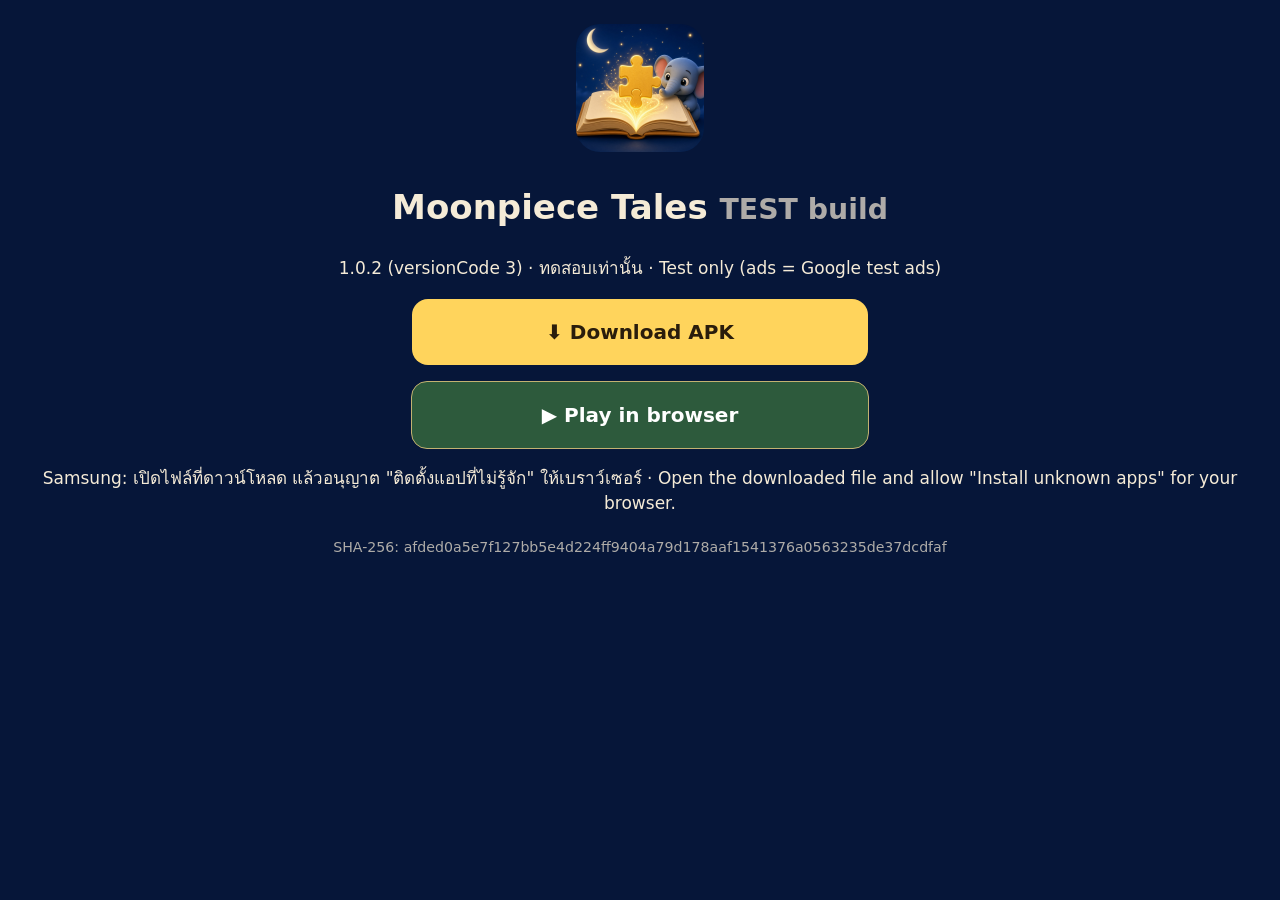
<file: index.html>
<!doctype html><html lang="th"><head><meta charset="utf-8"><meta name="viewport" content="width=device-width,initial-scale=1"><meta name="robots" content="noindex"><title>Moonpiece Tales · TEST</title>
<style>body{margin:0;font:17px/1.5 system-ui,sans-serif;background:#061639;color:#f5ebd7;text-align:center;padding:24px}img{width:128px;border-radius:24px}a.b{display:block;max-width:420px;margin:16px auto;padding:18px;border-radius:16px;font-weight:700;font-size:20px;text-decoration:none}.d{background:#ffd45c;color:#2a1d0c}.p{background:#2d5a3c;color:#fff;border:1px solid #c3b171}small{opacity:.7;word-break:break-all}</style></head><body>
<img src="icon.png" alt=""><h1>Moonpiece Tales <small>TEST build</small></h1><p>1.0.2 (versionCode 3) · ทดสอบเท่านั้น · Test only (ads = Google test ads)</p>
<a class="b d" href="MoonpieceTales-1.0.2-vc3-release.apk" download>⬇ Download APK</a>
<a class="b p" href="play/index.html">▶ Play in browser</a>
<p>Samsung: เปิดไฟล์ที่ดาวน์โหลด แล้วอนุญาต "ติดตั้งแอปที่ไม่รู้จัก" ให้เบราว์เซอร์ · Open the downloaded file and allow "Install unknown apps" for your browser.</p>
<p><small>SHA-256: afded0a5e7f127bb5e4d224ff9404a79d178aaf1541376a0563235de37dcdfaf</small></p></body></html>
</file>
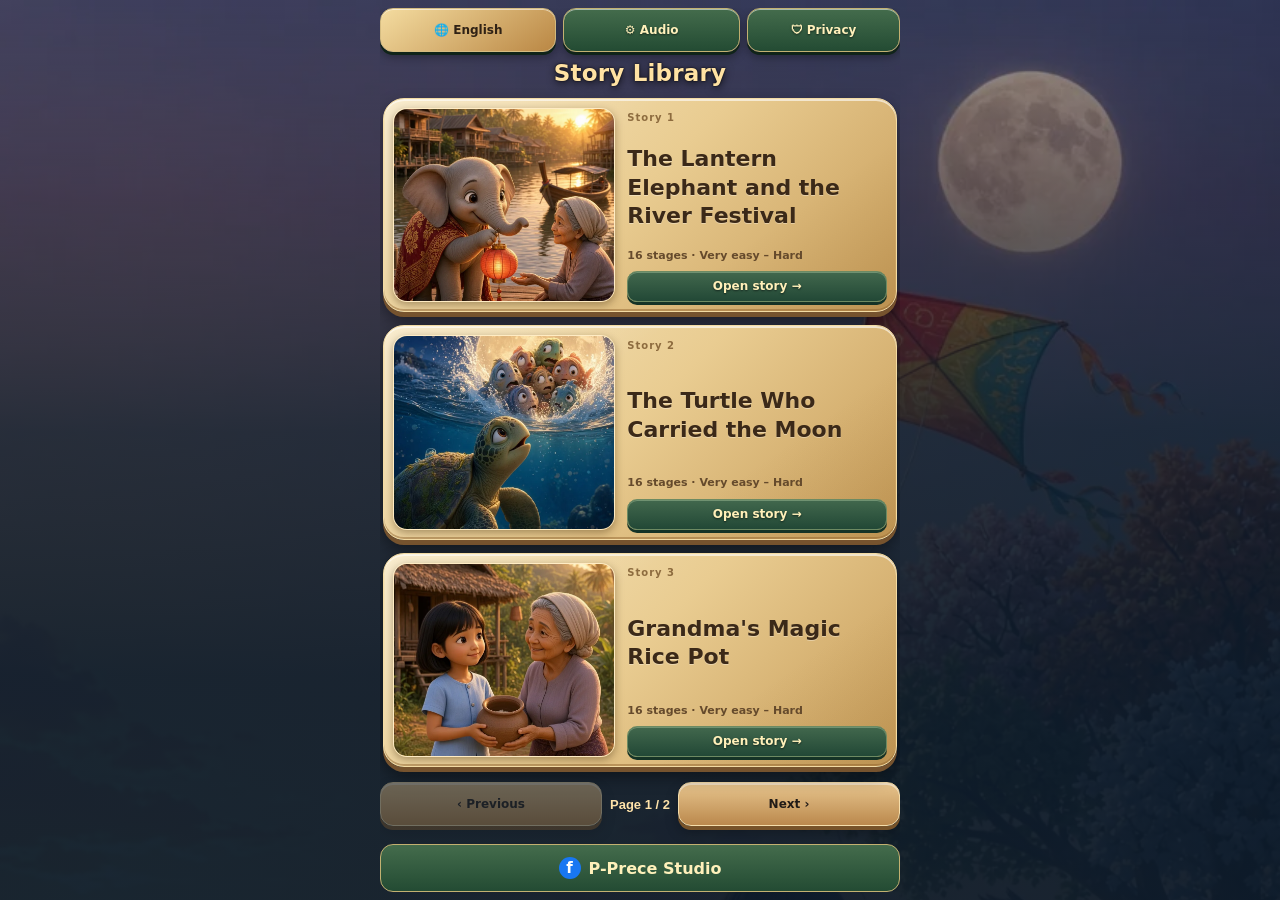
<file: play/index.html>
<!DOCTYPE html>
<html lang="en" translate="no">
<head>
  <meta charset="UTF-8" />
  <meta name="google" content="notranslate" />
  <meta name="theme-color" content="#2b1a0e" />
  <meta name="apple-mobile-web-app-capable" content="yes" />
  <meta name="viewport" content="width=device-width, initial-scale=1, maximum-scale=1, user-scalable=no, viewport-fit=cover" />
  <title>Moonpiece Tales</title>
  <meta name="description" content="Picture stories to piece together – six 3D story jigsaws for kids in 21 languages." />
  <meta http-equiv="Cache-Control" content="no-cache, no-store, must-revalidate" />
  <meta http-equiv="Pragma" content="no-cache" />
  <meta property="og:type" content="website" />
  <meta property="og:title" content="Moonpiece Tales" />
  <meta property="og:description" content="Picture stories to piece together – six 3D story jigsaws for kids in 21 languages." />
  <meta property="og:url" content="https://pawineenueangnin-oss.github.io/story-jigsaw-new/" />
  <meta property="og:image" content="https://pawineenueangnin-oss.github.io/story-jigsaw-new/branding/og.jpg" />
  <meta property="og:image:width" content="1200" />
  <meta property="og:image:height" content="630" />
  <meta name="twitter:image" content="https://pawineenueangnin-oss.github.io/story-jigsaw-new/branding/og.jpg" />
  <meta name="twitter:card" content="summary_large_image" />

  <style>
    :root {
      --bg: #120b22;
      --card: #1c1433;
      --line: #3b2d66;
      --gold: #f0c75e;
      --mint: #5ee0b5;
      --text: #f4f1ea;
      --muted: #b3a7d4;
    }
    * { box-sizing: border-box; -webkit-tap-highlight-color: transparent; }
    html, body {
      margin: 0; width: 100%; height: 100%; height: var(--game-height, 100dvh);
      overflow: hidden; color: var(--text);
      font-family: "Segoe UI", "Sarabun", sans-serif;
      background: radial-gradient(900px 500px at 50% -8%, #3a1d6a 0%, transparent 55%), var(--bg);
      overscroll-behavior: none;
      touch-action: manipulation;
      -webkit-text-size-adjust: 100%;
    }
    .screen {
      position: fixed; inset: 0; display: flex; align-items: center; justify-content: center;
      padding: calc(14px + env(safe-area-inset-top)) 16px calc(62px + env(safe-area-inset-bottom));
    }
    .screen.hide { opacity: 0; visibility: hidden; pointer-events: none; }
    .screen.col {
      align-items: stretch; justify-content: flex-start; flex-direction: column;
      padding: calc(8px + env(safe-area-inset-top)) 10px calc(58px + env(safe-area-inset-bottom));
      max-width: 430px; left: 50%; right: auto; width: 100%;
      transform: translateX(-50%);
    }
    .card { width: min(86vw, 360px); text-align: center; }
    .logo {
      width: 118px; height: 118px; margin: 0 auto 16px; border-radius: 28px;
      border: 5px solid #ffe566; background: #16102b;
      overflow: hidden; display: block;
      box-shadow: 0 10px 24px rgba(0,0,0,.35), 0 0 0 6px rgba(255,229,102,.12); object-fit: cover;
      box-shadow: 0 8px 18px rgba(0,0,0,.35);
    }
    @keyframes pulse { 0%,100%{opacity:.4;transform:scale(.92)} 50%{opacity:1;transform:scale(1)} }
    h1 { margin: 0 0 6px; font-size: 1.55rem; }
    p { margin: 0 0 14px; color: var(--muted); }
    .bar { height: 8px; background: #23183d; border: 1px solid var(--line); border-radius: 99px; overflow: hidden; }
    .bar > i { display: block; height: 100%; width: 6%; background: linear-gradient(90deg,#7a4dff,var(--gold)); transition: width .2s ease; }
    #pct { margin-top: 8px; color: var(--gold); font-weight: 700; }
    #menu {
      background:#0a2a18 url("branding/cover.webp") center / cover no-repeat;
      padding: 0 !important;
    }
    #menu .card {
      width: 100%; max-width: 430px; height: 100%;
      display: flex; flex-direction: column; justify-content: flex-end;
      padding: 0 9% 11%;
      background: transparent;
    }
        .menu-hide { display: none !important; }
    #menu .hit {
      position: absolute; left: 10%; width: 80%; z-index: 8;
      background: transparent; border: 0; padding: 0; margin: 0;
    }
    .hit-easy { top: 46%; height: 8.5%; }
    .hit-med { top: 55.2%; height: 8.5%; }
    .hit-hard { top: 64.4%; height: 8.5%; }
    .hit-photo { top: 73.6%; height: 10.5%; display:block; }
    #photoFileTop { position:absolute; inset:0; opacity:0; width:100%; height:100%; font-size:28px; }

    .wood-title {
      background: linear-gradient(#c98438,#7a4312);
      border: 3px solid #f0d7a0;
      border-radius: 16px;
      padding: 10px 14px;
      color: #ffe566 !important;
      text-shadow: 0 3px 0 #5a2e08;
      box-shadow: inset 0 2px 0 rgba(255,255,255,.25), 0 6px 0 #4a2808;
    }
    .wood-sub {
      background: linear-gradient(#b87530,#7a4312);
      border: 2px solid #e8c888;
      border-radius: 12px;
      padding: 8px 10px;
      color: #fff8e8 !important;
    }
    .menu-sub { margin: -6px 0 16px; color:#cbbfff; font-size:.88rem; text-align:center; }
    #menu .levels button, #menu .photo-label {
      background: transparent !important;
      border: 0 !important;
      box-shadow: none !important;
      color: transparent !important;
      min-height: 7.6vh;
    }
    #menu .levels .paw, #menu .photo-label .paw,
    #menu .levels span, #menu .photo-label span,
    #menu .levels b, #menu .photo-label b { visibility: hidden; }
    .levels button, .photo-label {
      display: flex !important; align-items: center; justify-content: space-between;
      gap: 10px; text-align: left;
    }
    .levels .paw, .photo-label .paw {
      width: 42px; height: 42px; border-radius: 50%;
      display: grid; place-items: center;
      background: radial-gradient(circle at 30% 28%, #c9843c, #6a3a12);
      border: 3px solid #f6e0a8; font-style: normal; flex: 0 0 42px;
      box-shadow: inset 0 2px 0 rgba(255,255,255,.35), 0 2px 0 #3d2208;
      font-size: 1.05rem;
    }
    .levels span, .photo-label span {
      flex: 1; font-weight: 900; font-size: 1.22rem; text-align: center;
      text-shadow: 0 2px 0 rgba(0,0,0,.22);
    }
    .levels b, .photo-label b { font-size: 1.7rem; font-weight: 900; opacity: .95; width: 22px; }
    .levels { display: grid; gap: 2.2vh; margin-bottom: 2vh; }
    .levels button, .btn, .photo-label {
      width: 100%;
      min-height: 64px;
      border: 0;
      color: #fff;
      border-radius: 34px;
      padding: 12px 14px;
      font-size: 1.12rem;
      font-weight: 800;
      cursor: pointer;
      text-align: center;
      letter-spacing: .02em;
      box-shadow:
        inset 0 2px 0 rgba(255,255,255,.28),
        inset 0 -4px 0 rgba(0,0,0,.28),
        0 8px 0 rgba(0,0,0,.35),
        0 12px 18px rgba(0,0,0,.28);
    }
    .press-pop { animation: pressPop .18s ease; }
    @keyframes pressPop {
      0% { transform: scale(1); }
      45% { transform: scale(.86); }
      100% { transform: scale(1); }
    }
    .levels button:active, .btn:active, .photo-label:active {
      transform: translateY(4px);
      box-shadow:
        inset 0 2px 0 rgba(255,255,255,.18),
        inset 0 -2px 0 rgba(0,0,0,.28),
        0 4px 0 rgba(0,0,0,.35),
        0 6px 10px rgba(0,0,0,.25);
    }
    .levels button[data-level="easy"], .levels button[data-photosize="3"] {
      background: linear-gradient(#6ee36a, #2db43a);
    }
    .levels button[data-level="medium"], .levels button[data-photosize="4"] {
      background: linear-gradient(#ffc84a, #f08a12);
    }
    .levels button[data-level="hard"], .levels button[data-photosize="5"] {
      background: linear-gradient(#ff6aa8, #e23a7a);
    }
    .photo-label {
      background: linear-gradient(#9b5cff, #5b2adf) !important;
    }
    .btn.primary { background: linear-gradient(#7a5cff, #4a2fd4); color: #fff; }
    .photo-label { position: relative; overflow: hidden; }
    #photoFile {
      position: absolute; inset: 0; width: 100%; height: 100%;
      opacity: 0; font-size: 32px; cursor: pointer;
    }

    .topbar { display: flex; align-items: center; gap: 8px; margin-bottom: 8px; }
    .topbar h1 { flex: 1; font-size: 1.05rem; margin: 0; text-align: center; }
    .icon-btn.back-text {
      width: auto; min-width: 76px; height: 40px; padding: 0 12px;
      font-size: .86rem; font-weight: 800; color: #1a0d00;
      background: linear-gradient(#ffe566,#e0a21a);
      border: 1px solid #fff3a8;
      box-shadow: inset 0 1px 0 rgba(255,255,255,.45), 0 3px 0 #8a5a00;
    }
    .icon-btn {
      width: 38px; height: 38px; border-radius: 12px; border: 1px solid var(--line);
      background: var(--card); color: var(--text); font-size: 1.1rem; font-weight: 800; cursor: pointer;
    }
    #grid {
      flex: 1; min-height: 0; overflow-y: auto; overflow-x: hidden;
      display: grid; grid-template-columns: repeat(4, minmax(0, 1fr));
      gap: 8px; align-content: start; padding: 2px 1px 8px;
      -webkit-overflow-scrolling: touch; touch-action: pan-y;
    }
    .stage {
      position: relative; aspect-ratio: 1; margin: 0; padding: 0; border: 0;
      border-radius: 14px; overflow: hidden; background: #160f2b; cursor: pointer;
      box-shadow: 0 6px 14px rgba(0,0,0,.28);
    }
    .stage canvas, .stage img { width: 100%; height: 100%; display: block; object-fit: cover; }
    .stage .name {
      position: absolute; left: 5px; right: 5px; bottom: 5px;
      font-size: .58rem; font-weight: 800; color: #fff; text-align: left;
      text-shadow: 0 1px 4px #000; line-height: 1.15;
    }
    .stage .badge {
      position: absolute; top: 5px; right: 5px; width: 18px; height: 18px;
      border-radius: 50%; display: flex; align-items: center; justify-content: center;
      font-size: .7rem; background: rgba(8,8,16,.7);
    }
    .stage.done { outline: 2px solid var(--gold); }
    .stage.done .badge { background: #1d6b3a; color: #b8ffd0; }
    .stage.locked canvas { filter: brightness(.32) saturate(.6); }
    .stage.locked { cursor: default; }
    .stage.locked .badge { color: var(--gold); font-size: .85rem; }

    #play { background: #120b22; }
        .play-bg {
      position: absolute; inset: -20px; z-index: 0; pointer-events: none;
      background-size: cover; background-position: center;
      filter: blur(18px) saturate(1.2); transform: scale(1.08);
      opacity: .38;
    }
    #play > *:not(.play-bg) { position: relative; z-index: 1; }
    #play .topbar { margin-bottom: 8px; }
    .play-nav { gap: 6px; margin-bottom: 10px; align-items: center; width: 100%; box-sizing: border-box; }
    .play-nav .home-btn,
    .play-nav .round-ico,
    .play-nav .hint-btn { flex-shrink: 0; }
    .play-nav h1 { flex: 1 1 auto; min-width: 0; }
    /* Glossy orange Play chip (ref style) */
    .wood-chip {
      display: inline-flex; align-items: center; justify-content: center; gap: 5px;
      background: linear-gradient(180deg, #ffb14a 0%, #ff8a14 42%, #f06a00 100%);
      border: 0; color:#fff;
      border-radius: 999px; padding: 11px 15px; font-weight: 900; font-size:.86rem;
      letter-spacing: .02em;
      text-shadow: 0 1px 2px rgba(0,0,0,.35);
      box-shadow: inset 0 2px 0 rgba(255,255,255,.45), inset 0 -3px 0 rgba(0,0,0,.18), 0 4px 0 #b84400;
      flex-shrink: 0;
    }
    .wood-chip .play-ico { font-size: .78rem; line-height: 1; }
    /* Purple music */
    .round-ico {
      width: 46px; height: 46px; border-radius: 14px; border: 0; flex-shrink: 0;
      background: linear-gradient(180deg, #b57cff 0%, #7a3dff 48%, #5b22d8 100%); color:#fff; font-size:1.15rem;
      box-shadow: inset 0 2px 0 rgba(255,255,255,.4), inset 0 -3px 0 rgba(0,0,0,.22), 0 4px 0 #3a14a8;
    }
    .wood-tray {
      background: linear-gradient(#d59a4a,#8b4e16);
      border: 3px solid #f3d7a0; border-radius: 22px;
      padding: 8px 18px; width: min(78%, 240px);
      box-shadow: inset 0 1px 0 rgba(255,255,255,.28), 0 4px 0 #5a300c;
    }
    .wood-tray canvas { border: 2px solid #fff3c8 !important; }
    /* Dark wood Home (ref style) */
    .home-btn {
      width: 46px; height: 46px; border: 2px solid #a67c52; border-radius: 12px; flex-shrink: 0;
      background:
        linear-gradient(180deg, rgba(255,255,255,.12), transparent 40%),
        linear-gradient(180deg, #7a4e28 0%, #5a3418 45%, #3a2010 100%);
      color: #fff; font-size: 1.2rem; font-weight: 900;
      box-shadow: inset 0 1px 0 rgba(255,255,255,.22), inset 0 -2px 0 rgba(0,0,0,.35), 0 3px 0 #241408;
    }
    /* Wooden plank Stage title with leaf accents */
    #play .topbar h1 {
      position: relative;
      background:
        linear-gradient(180deg, rgba(255,240,200,.22), transparent 35%),
        linear-gradient(180deg, #c99252 0%, #9a6230 48%, #6e411c 100%);
      border: 3px solid #e8c890;
      border-radius: 14px;
      padding: 10px 18px;
      font-size: .98rem;
      font-weight: 900;
      color: #fff;
      text-shadow: 0 2px 0 rgba(0,0,0,.45), 0 3px 8px rgba(0,0,0,.3);
      box-shadow: inset 0 2px 0 rgba(255,255,255,.28), inset 0 -3px 0 rgba(0,0,0,.28), 0 4px 0 #4a2a10;
      min-width: 0;
      max-width: none;
      overflow: hidden;
      text-overflow: ellipsis;
      white-space: nowrap;
    }
    #play .topbar h1::before,
    #play .topbar h1::after {
      content: "🌿";
      position: absolute;
      top: 50%;
      transform: translateY(-54%);
      font-size: .95rem;
      line-height: 1;
      filter: drop-shadow(0 1px 1px rgba(0,0,0,.35));
      pointer-events: none;
    }
    #play .topbar h1::before { left: 4px; transform: translateY(-54%) scaleX(-1); }
    #play .topbar h1::after { right: 4px; }
    #play .icon-btn {
      background: linear-gradient(#5b3ad4,#2d176e);
      border: 1px solid #c4b0ff;
      border-radius: 14px;
      box-shadow: inset 0 1px 0 rgba(255,255,255,.25), 0 4px 0 #1a0d40;
      font-size: 1.35rem;
    }
    .hud {
      display: flex; gap: 0; margin-bottom: 12px;
      background:
        linear-gradient(#8a5522,#4a2a10);
      border: 2px solid #f6e2b0;
      border-radius: 20px;
      overflow: hidden;
      box-shadow:
        inset 0 1px 0 rgba(255,255,255,.28),
        inset 0 -3px 0 rgba(0,0,0,.22),
        0 6px 14px rgba(0,0,0,.28);
    }
    .stat {
      flex: 1; text-align: center; padding: 9px 4px 10px;
      background: transparent; border: 0; box-shadow: none;
    }
    .stat + .stat { border-left: 1px solid rgba(240,215,160,.28); }
    .stat span { display:block; font-size:.62rem; font-weight:800; letter-spacing:.04em; margin-bottom:3px; color:#f6e2b0; }
    .stat b { display:block; font-size:1.05rem; font-weight:900; line-height:1.15; color:#fff; white-space:nowrap; }
    .stat-piece b { font-variant-numeric: tabular-nums; }
    .stat-time b { color:#bfe9ff; }
    .stat-piece b { color:#d6ffc2; letter-spacing: .04em; }
    .stat-piece span { color:#e8f4ff; }
    .stat-score b { color:#ffe566; }
    #fxLayer { position:absolute; inset:0; pointer-events:none; overflow:hidden; z-index:8; }
    .fx-star {
      position:absolute; left:0; top:0; font-size:18px; line-height:1;
      transform:translate(-50%,-50%);
      animation: fxStar .65s ease-out forwards;
      text-shadow:0 0 8px #ffe566;
      pointer-events:none;
    }
    @keyframes fxStar {
      0% { opacity:1; transform:translate(-50%,-50%) scale(.4) rotate(0deg); }
      100% { opacity:0; transform:translate(calc(-50% + var(--dx)), calc(-50% + var(--dy))) scale(1.4) rotate(120deg); }
    }
    .fx-pop {
      position:absolute; width:18px; height:18px; border-radius:50%;
      transform:translate(-50%,-50%);
      animation: fxPop .45s ease-out forwards;
    }
    @keyframes fxPop {
      0% { opacity:1; transform:translate(-50%,-50%) scale(.3); }
      100% { opacity:0; transform:translate(-50%,-50%) scale(2.2); }
    }
    .board-wrap {
      position: relative;
      width: min(100%, calc(var(--game-height, 100dvh) - 260px), calc(100vw - 20px));
      max-height: min(62dvh, calc(100vw - 20px));
      aspect-ratio: 1; margin: 0 auto; border-radius: 18px; overflow: hidden;
      border: 6px solid #c9a36a; background: #3a2414; position: relative;
      box-shadow: inset 0 0 0 3px #7a4e24, 0 12px 26px rgba(0,0,0,.4);
    }
    .guide canvas {
      border-radius: 16px;
      border: 3px solid #ffe566;
      box-shadow: 0 6px 16px rgba(0,0,0,.35);
    }
    .guide-cap { font-size:.7rem; color:#ffe566; text-align:center; margin:8px 0 4px; letter-spacing:.06em; }
    .guide {
      display: flex; align-items: center; justify-content: center;
      margin: 8px auto 0; gap: 8px;
    }
    #guidePic {
      width: 72px; height: 72px; border-radius: 12px;
      border: 2px solid var(--line); background: #0d0818;
      display: block; object-fit: cover;
      cursor: pointer;
      touch-action: manipulation;
    }
    #guideZoom {
      position: absolute; inset: 0; z-index: 12;
      display: none; align-items: center; justify-content: center;
      background: rgba(8,4,18,.55);
      pointer-events: none;
    }
    #guideZoom.show { display: flex; }
    #guideZoom.intro {
      background: #2a1810;
      pointer-events: auto;
    }
    #guideZoom.intro canvas {
      width: calc(100% - 16px); height: calc(100% - 16px);
      border-radius: 12px;
      border: 3px solid #c9a36a;
      box-shadow: inset 0 0 0 2px #7a4e24, 0 8px 24px rgba(0,0,0,.45);
    }
    #guideZoom canvas {
      width: 92%; height: 92%;
      border-radius: 14px;
      border: 4px solid #ffe566;
      box-shadow: 0 16px 40px rgba(0,0,0,.55);
      animation: guidePop .32s cubic-bezier(.2,1.35,.4,1);
      object-fit: cover;
    }
    @keyframes guidePop {
      0% { transform: scale(.4); opacity: .5; }
      100% { transform: scale(1); opacity: 1; }
    }
    #board {
      width: 100%; height: 100%; display: grid; gap: 6px; padding: 8px;
      grid-template-columns: repeat(var(--size, 3), 1fr);
      grid-template-rows: repeat(var(--size, 3), 1fr);
    }
    .tile { border: 0; padding: 0; border-radius: 10px; background-repeat: no-repeat; cursor: pointer; box-shadow: 0 2px 0 rgba(0,0,0,.35); background-color: #2a1810; }
    .tile.misplaced {
      opacity: 0.5 !important;
      filter: brightness(0.92);
      box-shadow: inset 0 0 0 999px rgba(20,10,4,0.22), 0 2px 0 rgba(0,0,0,.35);
    }
    .tile.locked:not(.misplaced), .tile:not(.misplaced) { opacity: 1; filter: none; }
    .tile.selected { outline: 3px solid #ffe566; transform: scale(.97); animation: selPulse .9s ease-in-out infinite; }
    @keyframes selPulse { 50% { outline-color:#fff4a8; } }
    /* locked style strengthened below */
    .overlay {
      position: fixed; inset: 0; z-index: 40;
      display: none; align-items: center; justify-content: center;
      flex-direction: column;
      background: rgba(8,4,18,.72);
      text-align: center;
      padding: calc(12px + env(safe-area-inset-top)) 16px calc(66px + env(safe-area-inset-bottom));
      backdrop-filter: blur(5px);
      -webkit-backdrop-filter: blur(5px);
    }
    .overlay.show { display: flex; }
    .win-card {
      width: min(94vw, 380px);
      max-height: min(82dvh, 680px);
      overflow: auto;
      padding: 14px 14px 16px;
      border-radius: 26px;
      text-align: center;
      background:
        linear-gradient(165deg, #6b3d1c 0%, #3a2110 42%, #24140a 100%);
      border: 5px solid #f6e2b0;
      box-shadow:
        inset 0 1px 0 rgba(255,255,255,.28),
        inset 0 -4px 0 rgba(0,0,0,.3),
        0 20px 44px rgba(0,0,0,.5);
    }
    .win-card h2 {
      margin: 2px 0 8px;
      color: #ffe566;
      font-size: 1.22rem;
      font-weight: 900;
      text-shadow: 0 2px 0 rgba(0,0,0,.4);
    }
    .win-hero {
      position: relative;
      display: flex;
      flex-direction: column;
      align-items: center;
      gap: 8px;
      margin: 4px 0 12px;
      width: 100%;
    }
    #winPic {
      width: min(78%, 280px);
      height: auto;
      aspect-ratio: 1;
      border-radius: 18px;
      border: 4px solid #ffe566;
      box-shadow: 0 10px 28px rgba(0,0,0,.45);
      background: #0d0818;
      display: block;
      object-fit: cover;
    }
    .win-stars-wrap {
      position: absolute;
      left: 50%;
      bottom: 0;
      transform: translateX(-50%);
      width: min(78%, 280px);
      padding: 28px 8px 10px;
      border-radius: 0 0 14px 14px;
      background: linear-gradient(180deg, transparent, rgba(0,0,0,.72) 35%);
      text-align: center;
      pointer-events: none;
    }
    .win-stars {
      font-size: 1.85rem;
      letter-spacing: 5px;
      margin: 0;
      color: #ffe566;
      line-height: 1.1;
      text-shadow: 0 2px 0 rgba(0,0,0,.55), 0 0 12px rgba(255,200,60,.55);
    }
    .win-stars-label {
      margin: 2px 0 0;
      font-size: .92rem;
      font-weight: 900;
      color: #fff;
      text-shadow: 0 1px 3px rgba(0,0,0,.7);
    }
    .win-text {
      margin: 0 0 2px;
      color: #fff8e8;
      font-size: .9rem;
      font-weight: 700;
    }
    .win-stats {
      margin: 0 0 10px;
      color: #e6d4ff;
      font-size: .8rem;
    }
    .win-gallery-wrap {
      margin: 0 0 12px;
      padding: 10px 8px 8px;
      border-radius: 18px;
      background: rgba(0,0,0,.28);
      border: 2px solid rgba(246,226,176,.35);
      text-align: left;
    }
    .win-gallery-label {
      display: block;
      margin: 0 0 8px 4px;
      color: #ffe566;
      font-size: .72rem;
      font-weight: 800;
      letter-spacing: .04em;
      text-transform: uppercase;
    }
    #winGallery {
      display: grid;
      grid-template-columns: repeat(4, minmax(0, 1fr));
      gap: 7px;
      max-height: 168px;
      overflow-y: auto;
      padding: 2px;
      -webkit-overflow-scrolling: touch;
    }
    .win-thumb {
      position: relative;
      aspect-ratio: 1;
      margin: 0;
      padding: 0;
      border: 0;
      border-radius: 12px;
      overflow: hidden;
      background: #160f2b;
      box-shadow: 0 3px 8px rgba(0,0,0,.35);
    }
    .win-thumb canvas {
      width: 100%;
      height: 100%;
      display: block;
      object-fit: cover;
    }
    .win-thumb .win-thumb-n {
      position: absolute;
      left: 4px;
      bottom: 3px;
      font-size: .55rem;
      font-weight: 800;
      color: #fff;
      text-shadow: 0 1px 3px #000;
    }
    .win-thumb.current {
      outline: 2px solid #ffe566;
      box-shadow: 0 0 0 2px rgba(255,229,102,.35), 0 3px 8px rgba(0,0,0,.35);
    }
    .win-btn {
      width: 100%;
      min-height: 50px !important;
      margin-top: 8px;
      font-size: .98rem !important;
    }
    .win-btn.primary { margin-top: 0; }
    #play.win-open .guide { visibility: hidden; }
    #win {
      gap: 2px;
    }
    #win .btn { max-width: 240px; }
    #inter {
      position: fixed; inset: 0; z-index: 40; display: none;
      align-items: center; justify-content: center; flex-direction: column;
      background: rgba(6,4,14,.92); text-align: center; padding: 24px 18px;
    }
    #inter.show { display: flex; }
    #inter .slot {
      width: min(86vw, 340px); height: min(62vh, 420px);
      border: 2px dashed #6b4dff; border-radius: 18px;
      background: #1a1233; display: flex; align-items: center; justify-content: center;
      flex-direction: column; color: #cbbfff; font-weight: 800;
    }
    #inter .slot small { display: block; margin-top: 8px; color: #8d7bb8; font-weight: 600; }
    #closeAd {
      margin-top: 16px; width: min(86vw, 340px);
    }
    .banner {
      position: fixed; left: 0; right: 0; bottom: 0; z-index: 20;
      height: calc(50px + env(safe-area-inset-bottom));
      padding-bottom: env(safe-area-inset-bottom);
      border-top: 1px dashed #5a4a22; background: #1a1230;
      display: flex; align-items: center; justify-content: center;
      color: #8d7bb8; font-size: .72rem; text-align: center;
    }
    .banner b { color: var(--gold); margin-right: 8px; }
  
    .hint-btn {
      min-width: 70px; height: 44px; padding: 0 12px;
      border: 0; border-radius: 999px; cursor: pointer; flex-shrink: 0;
      font-size: .82rem; font-weight: 900; color: #fff;
      background: linear-gradient(180deg, #ffe98a 0%, #ffcc33 42%, #f0a800 100%);
      text-shadow: 0 1px 2px rgba(0,0,0,.3);
      box-shadow: inset 0 2px 0 rgba(255,255,255,.5), inset 0 -3px 0 rgba(0,0,0,.15), 0 4px 0 #b87a00;
    }
    .hint-btn:disabled { opacity: .45; filter: grayscale(.3); cursor: default; }
    .tile.locked {
      outline: 2px solid #7cf0c2;
      box-shadow: 0 0 0 2px rgba(124,240,194,.35), 0 2px 0 rgba(0,0,0,.35);
      pointer-events: none;
    }
    #rewardedAd {
      position: fixed; inset: 0; z-index: 12000;
      display: none; align-items: center; justify-content: center;
      background: rgba(8,4,20,.82); padding: 20px;
    }
    #rewardedAd.show { display: flex; }
    #rewardedAd .slot {
      width: min(88vw, 340px); text-align: center;
      background: linear-gradient(180deg,#2a1a4a,#160f2b);
      border: 2px solid #f0c75e; border-radius: 22px;
      padding: 28px 20px; box-shadow: 0 12px 32px rgba(0,0,0,.45);
    }
    #rewardedAd .slot b { display:block; color: var(--gold); font-size:1.15rem; margin-bottom: 10px; }
    #rewardedAd .slot small { color: #cbbfff; font-size: .92rem; line-height: 1.45; }
    #rewardedAd #rewardCd { display:block; margin-top: 16px; font-size: 2rem; font-weight: 900; color: #ffe566; }

  
/* Compact result sheet: actions remain above the collected stages. */
#win { padding: max(14px,env(safe-area-inset-top)) 18px max(14px,env(safe-area-inset-bottom)); background:rgba(16,25,21,.78); z-index:60; }
#win .win-card { width:min(100%,380px); max-height:calc(var(--game-height, 100dvh) - 36px); padding:24px 22px 18px; border:1px solid #e8c77c; border-radius:28px; background:linear-gradient(155deg,#faf3df,#fffdf6 55%,#efe5ca); color:#3d3424; box-shadow:0 24px 70px #0008; overflow-y:auto; scrollbar-width:thin; }
#win .win-card h2 { font-size:26px; letter-spacing:-.6px; color:#254c35; text-shadow:none; margin:0 0 16px; }
#win .win-hero { margin:0 0 12px; gap:12px; }
#winPic { width:min(60vw,220px,29dvh); border:4px solid #fff; border-radius:20px; box-shadow:0 6px 20px #463c2526; }
#win .win-stars-wrap { position:static; transform:none; width:100%; padding:0; background:none; }
#win .win-stars { font-size:30px; letter-spacing:5px; color:#d79b23; text-shadow:0 2px 0 #fff; }
#win .win-stars-label { color:#8b7751; font-size:12px; font-weight:600; text-shadow:none; margin:5px 0 0; }
#win .win-text { color:#526049; font-size:14px; font-weight:500; margin:0 0 10px; line-height:1.45; }
#win .win-stats { color:#685536; background:#eee5ce; border-radius:12px; padding:12px 8px; font-size:13px; margin:0 0 16px; }
#win .win-actions { display:grid; gap:8px; }
#win .win-btn { max-width:none; width:100%; margin:0; min-height:48px!important; border-radius:14px; font-size:16px!important; }
#win .win-btn.primary { background:linear-gradient(#3c7652,#27543b); border:1px solid #224932; color:#fff; box-shadow:0 3px 0 #193b29; text-shadow:none; }
#win .result-back { background:none; border:0; padding:10px; color:#64725c; font-size:13px; cursor:pointer; }
#win .win-gallery-wrap { margin:14px 0 0; padding:12px 0 0; border:0; border-top:1px solid #ded4b9; border-radius:0; background:none; }
#win .win-gallery-label { color:#8a7856; font-size:10px; letter-spacing:1px; margin:0 0 8px; }
#winGallery { display:flex; gap:8px; max-height:none; overflow-x:auto; }
#win .win-thumb { flex:0 0 42px; width:42px; height:42px; border-radius:9px; }
.banner { display:none; }
@media(max-height:620px) { #win .win-card { padding:14px 18px; } #winPic { width:22dvh; } #win .win-card h2 { margin-bottom:10px; font-size:22px; } #win .win-gallery-wrap { display:none!important; } }


/* Result replaces the play surface instead of occupying its layout. */
#play > #win { position:fixed; inset:0; z-index:60; background:#172d23; }
#play.win-open > *:not(#win) { visibility:hidden; }
#win .win-stars-label, #win .win-text, #win .win-gallery-wrap { display:none!important; }
#win .win-card { max-height:calc(var(--game-height, 100dvh) - 28px); padding:20px; }
#win .win-card h2 { font-size:24px; margin-bottom:14px; }
#win .win-hero { gap:12px; margin-bottom:14px; }
#winPic { width:min(62vw,240px,34dvh); }
#win .win-stats { margin-bottom:14px; }
#win .result-back { padding:8px; }


.tile.piece-celebrate { animation:pieceCelebrate .38s ease-out; }
@keyframes pieceCelebrate { 0% { transform:scale(.93); } 55% { transform:scale(1.035); box-shadow:0 0 16px #ffe566aa; } 100% { transform:scale(1); } }
#win.show .win-card { animation:resultAppear .3s ease-out; }
@keyframes resultAppear { from { opacity:0; transform:translateY(12px) scale(.97); } to { opacity:1; transform:none; } }
@media(prefers-reduced-motion:reduce) { .tile.piece-celebrate,#win.show .win-card { animation:none; } }

#playerForm .btn { margin-top:12px; width:100%; }
#playerError { color:#a5362a; }

/* Layout adapts to the available viewport rather than a fixed phone mockup. */
.screen { padding:calc(12px + env(safe-area-inset-top)) calc(12px + env(safe-area-inset-right)) calc(12px + env(safe-area-inset-bottom)) calc(12px + env(safe-area-inset-left)); }
.screen.col { left:0; right:0; transform:none; max-width:none; width:100%; padding:calc(8px + env(safe-area-inset-top)) calc(10px + env(safe-area-inset-right)) calc(8px + env(safe-area-inset-bottom)) calc(10px + env(safe-area-inset-left)); }
#play { align-items:center; overflow-y:auto; gap:8px; }
#play .play-nav,#play .hud { width:min(100%,600px); flex-shrink:0; margin:0; }
#play .board-wrap { width:min(100%,600px,calc(var(--game-height, 100dvh) - 230px - env(safe-area-inset-top) - env(safe-area-inset-bottom))); max-height:none; flex-shrink:0; }
#play .guide { margin:0; flex-shrink:0; }
#play .play-nav h1 { font-size:clamp(16px,4vw,23px); }
#play .home-btn,#play .round-ico { width:48px; height:48px; min-width:44px; }
#play .hint-btn { height:48px; min-width:64px; padding:0 10px; }
#picker .grid { width:min(100%,650px); margin:auto; }
#picker .topbar { width:min(100%,650px); align-self:center; }
@media(orientation:landscape) and (max-height:600px) {
 #play { display:grid; grid-template-columns:minmax(140px,200px) minmax(0,1fr); grid-template-rows:auto auto 1fr; align-content:center; align-items:start; gap:8px 18px; max-width:1000px; margin:auto; }
 #play .play-nav { grid-column:1;grid-row:1; flex-wrap:wrap; }
 #play .play-nav h1 { order:-1;flex-basis:100%;margin-bottom:6px; }
 #play .hud { grid-column:1;grid-row:2; }
 #play .board-wrap { grid-column:2;grid-row:1/4; width:min(100%,calc(var(--game-height, 100dvh) - 24px - env(safe-area-inset-top) - env(safe-area-inset-bottom))); align-self:center; }
 #play .guide { grid-column:1;grid-row:3; }
 #win .win-card { display:grid;grid-template-columns:1fr 1fr; gap:8px 18px; width:min(100%,580px);padding:16px; }
 #win .win-card h2 { grid-column:1/3;margin:0; }
 #win .win-hero { grid-column:1;grid-row:2/4;margin:0;gap:8px; }
 #winPic { width:min(30vw,calc(var(--game-height, 100dvh) - 135px)); }
 #win .win-stats { align-self:end;margin:0; } #win .win-actions { align-self:start; }
}
@media(max-width:340px) { #play .home-btn,#play .round-ico { width:44px;height:44px; } #play .play-nav { gap:4px; } #play .hint-btn { min-width:58px; } #win .win-card { padding:16px; } }

/* Original illustrated menu, with hit areas scaling with its artwork. */
#menu { inset:auto; top:50%;left:50%;right:auto;bottom:auto;transform:translate(-50%,-50%);width:min(100vw,56.171875dvh);height:min(var(--game-height, 100dvh),178.025vw);padding:0!important;overflow:hidden;gap:0; background-size:100% 100%; }
#menu .card { display:none; }
#menu .hit { display:block; }

:root { --ad-space:calc(64px + env(safe-area-inset-bottom)); --game-height:calc(100dvh - var(--ad-space)); }
.screen { bottom:var(--ad-space); }
#play > #win { bottom:var(--ad-space); }
.banner { display:flex; z-index:70; height:var(--ad-space); padding:6px 12px calc(6px + env(safe-area-inset-bottom)); flex-direction:column;gap:4px; background:#f4f6f8; color:#586273; border-top:1px solid #ccd1d8; }
.banner b { color:#25354b;margin:0;font-size:13px; }
.banner span { font-size:10px; }
#menu { top:calc(var(--game-height)/2); }
#inter { z-index:100; background:#edf2f5; color:#203d35; }
#inter .slot { background:linear-gradient(160deg,#f8fcfa,#dbe9df); border:1px solid #aabbad; color:#285c43; gap:24px; border-radius:24px; }
#inter .slot strong { font-size:clamp(22px,5vw,32px); }
#inter .slot small { color:#66736c; font-size:13px; }
.ad-preview-label { letter-spacing:2px;font-size:11px;font-weight:600; }
#closeAd { min-height:48px; }
#win .win-btn:not(.primary) { background:#fff; color:#27543b; border:1px solid #cdbf98; box-shadow:0 3px 0 #d9cda9; text-shadow:none; }
#photoMenu .levels button { justify-content:center; text-align:center; }
.hint-btn .ad-tag { font-size:9px; font-weight:800; padding:1px 4px; margin-left:2px; border-radius:6px; background:rgba(0,0,0,.25); color:#fff; vertical-align:middle; }

#menu{background:radial-gradient(ellipse at top,#577a43,#142e22)!important;inset:0!important;transform:none!important;width:100%!important;height:100%!important;padding:16px 20px calc(16px + var(--ad-space,0px))!important}.story-hub h1{color:#ffe4a1}.story-hub img{max-height:31dvh;object-position:center 43%}.story-hub p{margin:10px 0}.story-hub .story-start{margin:10px 0}.story-note{font-size:12px!important}.story-picture .story-next-frame{position:absolute;inset:0;opacity:0;object-fit:cover;transform:scale(1.08);transition:opacity 1.2s,transform 3s}.story-journey .story-next-frame{opacity:1;transform:scale(1)}.story-celebrate{box-shadow:0 0 45px #ffdc79;animation:storyGlow 1.5s ease-in-out infinite alternate}@keyframes storyGlow{to{box-shadow:0 0 65px #ffdc79}}#storyCinema{background:#10251ff7}.story-panel{width:min(100%,560px)}.story-picture{max-height:60dvh}.story-panel p{min-height:60px}@media(max-height:650px){.story-hub h1{font-size:25px;margin:6px}.story-hub img{max-height:25dvh}.story-hub p{font-size:13px;margin:6px}.story-hub .story-start{min-height:48px;margin:6px 0}.story-note{margin:6px!important}.story-picture{max-height:52dvh}.story-panel h2{font-size:20px}.story-panel p{font-size:13px}}@media(prefers-reduced-motion:reduce){.story-next-frame{transition:none!important}.story-celebrate{animation:none!important}}

.story-hub{max-width:520px;width:100%;margin:auto}.story-library-grid{display:grid;grid-template-columns:repeat(2,minmax(0,1fr));gap:12px;text-align:left}.story-hub .story-book{padding:10px;min-height:130px;display:flex;flex-direction:column;align-items:flex-start;gap:5px;border-radius:18px;background:linear-gradient(145deg,#f4dfad,#cfa46a);box-shadow:0 5px 0 #785632,0 8px 16px #0003;color:#302419}.story-book.available{grid-column:1/-1;display:grid;grid-template-columns:105px 1fr;grid-template-rows:auto auto auto auto;gap:4px 14px;min-height:128px}.story-book.available img{grid-row:1/5;width:105px;height:105px;max-height:none;border-radius:12px;object-fit:cover}.story-book strong{font-size:18px}.story-book small{font-size:12px}.story-book b{font-size:14px;color:#164c35}.story-book .book-number{font-size:11px;font-weight:700;opacity:.8}.story-hub .story-book.coming{min-height:105px;background:linear-gradient(140deg,#385448,#263f34);border-color:#709078;color:#d6e3d8;opacity:1;cursor:default;box-shadow:0 4px 0 #152c22}.story-book.coming strong{font-size:15px}.book-symbol{font-size:25px}.story-library-grid .coming:last-child{grid-column:1/-1;min-height:80px;display:grid;grid-template-columns:40px 1fr;align-content:center}.coming:last-child .book-symbol{grid-row:1/4;align-self:center}#storyDetail[hidden],#storyLibrary[hidden]{display:none!important}.story-hub .library-back{display:block;min-height:44px;margin-bottom:12px;background:#274d3a;color:#fff0c9;border-color:#a6ba86}#storyDetail>.story-cover{max-height:24dvh;width:100%;object-fit:cover;object-position:center 40%}.story-difficulties{display:flex;flex-direction:column;gap:10px}.story-hub .story-difficulties button{display:grid;grid-template-columns:1fr auto;gap:3px 10px;text-align:left;min-height:70px;padding:10px 16px;border-radius:15px;box-shadow:0 4px 0 #795333}.story-difficulties strong{font-size:20px}.story-difficulties span{align-self:center;font-size:14px}.story-difficulties small{grid-column:1/-1;font-size:12px}.story-difficulties [data-story-level="medium"]{background:linear-gradient(#f8d77c,#d9a343)}.story-difficulties [data-story-level="hard"]{background:linear-gradient(#edb486,#cb815c)}@media(min-width:650px){.story-library-grid{grid-template-columns:repeat(3,minmax(0,1fr))}.story-book.available{grid-column:1/-1}.story-library-grid .coming:last-child{grid-column:auto;display:flex;min-height:105px}}@media(max-height:650px){.story-library-grid{gap:8px}.story-hub .story-book.coming{min-height:78px;padding:8px}.story-book.available{min-height:100px;grid-template-columns:85px 1fr}.story-book.available img{width:85px;height:85px}.story-library-grid .coming:last-child{min-height:65px}#storyDetail>.story-cover{max-height:19dvh}.story-hub .story-difficulties button{min-height:62px;padding:8px 14px}.story-difficulties{gap:8px}}

#puzzleIntro{position:fixed;inset:0;z-index:11000;background:#091b14;overflow:hidden;touch-action:none}#puzzleIntro canvas{position:absolute;inset:0;width:100%;height:100%;pointer-events:none}#puzzleIntro .intro-label{position:absolute;left:16px;right:16px;bottom:calc(80px + env(safe-area-inset-bottom));text-align:center;color:#ffedbd;font:700 17px system-ui;text-shadow:0 2px 6px #000}#puzzleIntro button{position:absolute;right:16px;bottom:calc(18px + env(safe-area-inset-bottom));min-height:46px;padding:10px 18px;border:1px solid #e5c77f;border-radius:14px;background:#214732;color:#ffedbd;font:700 15px system-ui}#board.intro-hidden .tile{visibility:hidden}

.story-collection{width:100%;min-height:48px!important;background:linear-gradient(#446c4c,#234b33)!important;color:#fff1bb!important;margin-top:10px;border:1px solid #c3b171!important}.stage-stars{position:absolute;top:6px;left:6px;color:#ffe28a;text-shadow:0 2px 4px #000;letter-spacing:2px;background:#123b2bcc;border-radius:8px;padding:2px 6px}.story-dialog{width:min(94vw,640px);max-height:88dvh;overflow:auto;border:1px solid #d6bd7c;border-radius:22px;background:#173d2d;color:#fff0cb;padding:18px;font-family:system-ui}.story-dialog::backdrop{background:#061c15dd}.story-dialog button{min-height:44px;border-radius:12px;padding:8px 12px;border:1px solid #c4ad6e;background:#345c3c;color:#fff0cb;font:600 14px system-ui;cursor:pointer}.story-dialog button:disabled{opacity:.55;cursor:default}.album-top{display:flex;align-items:center;justify-content:space-between;gap:8px;position:sticky;top:-18px;background:#173d2df5;z-index:2;padding:8px 0}.album-top h2{font-size:19px}.album-grid{display:grid;grid-template-columns:repeat(2,minmax(0,1fr));gap:10px}.story-dialog .album-page{padding:6px;display:flex;flex-direction:column;gap:6px;text-align:left}.album-page img{width:100%;aspect-ratio:1;object-fit:cover;border-radius:8px}.album-page>span{font-size:12px}.album-lock{display:grid;place-items:center;width:100%;aspect-ratio:1;background:#244d38;font-size:35px!important}.album-full{display:block;width:100%;max-height:57dvh;object-fit:contain;border-radius:15px}.album-text{font-size:16px;line-height:1.8}.album-actions{display:flex;gap:8px;justify-content:space-between}#albumBadges{display:flex;flex-wrap:wrap;gap:6px;margin:12px 0}#storyHelpers>button{display:block;width:100%;margin:12px 0}#storyProfile{font-size:13px;color:#ffe8ac;margin-bottom:8px}#win .win-stars-label{display:block!important}#win .win-text{display:block!important;font-size:14px;line-height:1.6}@media(min-width:650px){.album-grid{grid-template-columns:repeat(4,minmax(0,1fr))}}


/* Two library pages, three stories per page. */
#storyLibrary .story-book[hidden]{display:none!important}
#storyLibrary .story-library-grid{grid-template-columns:1fr;gap:12px}
#storyLibrary .story-book.available{grid-template-columns:clamp(76px,22vw,106px) minmax(0,1fr);min-height:112px;padding:10px;gap:3px 12px}
#storyLibrary .story-book.available img{width:100%;height:clamp(88px,23vw,110px);max-height:none}
#storyLibrary .story-book strong{font-size:clamp(15px,4.3vw,18px);line-height:1.3;overflow-wrap:anywhere}
#storyLibrary .story-book small{font-size:11px;line-height:1.4}
#storyLibrary .story-book .book-number{font-size:11px}
#storyLibrary .story-book b{font-size:13px}
.story-library-pager{display:grid;grid-template-columns:1fr auto 1fr;gap:12px;align-items:center;margin:20px 0 12px}
.story-library-pager button{min-height:46px;box-shadow:0 4px 0 #76532d;font-size:14px;padding:8px!important}
.story-library-pager button:disabled{opacity:.4;cursor:default;box-shadow:none}
#libraryPageLabel{font-size:13px;color:#ffe3aa;white-space:nowrap;font-weight:700}
#storyLibrary>h1{font-size:26px;margin:10px 0 4px}
#storyLibrary>p{margin:4px 0 12px;font-size:13px}
#menu{padding-bottom:calc(24px + var(--ad-space,0px) + env(safe-area-inset-bottom))!important}
#storyTestTools{margin:12px 0;text-align:left;border:1px solid #ad8d5a66;border-radius:12px;padding:8px 12px;color:#e6d5b6;font-size:12px}
#storyTestTools summary{cursor:pointer;min-height:28px;display:flex;align-items:center}
#storyTestTools button{font-size:12px;margin:8px 0;min-height:40px;width:100%}
@media(max-height:700px){#menu{padding-top:10px!important}.story-hub #languageBar{margin-bottom:5px}#storyLibrary .story-book.available{min-height:99px;padding:8px;grid-template-columns:78px minmax(0,1fr)}#storyLibrary .story-book.available img{height:85px}.story-library-pager{margin-top:14px}#storyLibrary>h1{font-size:23px}}

#continueStory{display:flex;align-items:center;gap:12px;width:100%;margin:10px 0 16px;padding:12px;text-align:left;background:linear-gradient(135deg,#326f58,#173f39);color:#fff1c5;border:1px solid #d6b36d;box-shadow:0 4px 0 #0a2824}
#continueStory[hidden]{display:none!important}#continueStory img{width:54px;height:64px;object-fit:cover;max-height:none;border-radius:8px}#continueStory span{display:grid;gap:4px}#continueStory small{font-size:12px;color:#e1d6ba}#continueStory strong{font-size:15px}
#storyCinema .story-next-frame{filter:none;transform:scale(1);transition:opacity 1.2s ease}#storyCinema .story-picture>img:first-child{filter:none;opacity:1}
#storyCinema.story-ending{background:radial-gradient(ellipse at center,#5b4321,#07101cfb)}
#storyCinema.story-ending .story-panel{width:min(100%,800px);max-height:94dvh;overflow:auto}
#storyCinema.story-ending .story-picture{aspect-ratio:2/3;height:57dvh;max-height:57dvh;box-shadow:0 0 45px #ffd36c99}
#storyCinema.story-ending .story-picture>img{width:100%;height:100%;object-fit:contain}
#storyCinema.story-ending .story-next-frame{display:none}
#storyCinema.story-ending h2{color:#ffe294;text-shadow:0 0 20px #e8ad46}
#storyCinema.story-ending .story-picture:after{content:'✦   ✧   ✦';position:absolute;inset:0;display:grid;place-items:center;color:#fff2b1;font-size:48px;letter-spacing:20px;pointer-events:none;animation:endingSparkles 3s ease-in-out infinite}
@keyframes endingSparkles{0%,100%{opacity:.1;transform:translateY(15%)}50%{opacity:.7;transform:translateY(-20%)}}
.story-reader{padding:14px 0;border-bottom:1px solid #c6a56966}.story-reader img{width:100%;max-height:45dvh;object-fit:contain;border-radius:12px}.story-reader p{font-size:15px;line-height:1.8}
#firstStoryHelp{max-width:340px;text-align:center}#firstStoryHelp p{line-height:1.8}#firstStoryHelp button{width:100%;min-height:48px;background:#dfbc7f;border-radius:12px}
@media(prefers-reduced-motion:reduce){#storyCinema.story-ending .story-picture:after{animation:none;opacity:.35}}

.polish-actions{display:flex;gap:8px;flex-wrap:wrap;margin:8px 0}.polish-actions button{min-height:44px;padding:8px 14px;border-radius:14px;border:1px solid #d9b76c;background:#233d42;color:#fff2c5;font-weight:700}.polish-actions button:disabled{opacity:.45}#starGuide{font-size:12px;line-height:1.4;color:#ffe7a1;margin:4px 8px;text-align:center}#storySummary{margin:12px 0;padding:14px;border:1px solid #d3ad59;border-radius:18px;background:#193b37;color:#fff1bf}#storySummary h3{margin:0 0 8px}#summaryStages{display:grid;grid-template-columns:repeat(4,1fr);gap:6px}#summaryStages button{padding:8px 2px;border-radius:9px;background:#284d48;color:#ffdf77;border:1px solid #638978;font-size:12px;min-height:44px}#settingsDialog label{display:flex;align-items:center;justify-content:space-between;gap:16px;min-height:48px;text-align:left}#settingsDialog input{width:24px;height:24px;accent-color:#efbe5b}.reduce-effects *{animation:none!important;scroll-behavior:auto!important}.reduce-effects #storyCinema .story-next-frame{display:none!important}
#play .guide{display:flex;align-items:center;justify-content:center;gap:10px}#play .polish-actions{display:flex;flex-wrap:wrap;max-width:220px;justify-content:center;gap:5px;margin:0}#play .polish-actions button{min-height:44px;padding:6px 9px;font-size:12px}#play #starGuide[hidden]{display:none}#win .win-card{max-height:calc(100dvh - 32px);overflow-y:auto}.story-book img{content-visibility:auto}
</style>
<style>
#menu{background:radial-gradient(ellipse at top,#344b66,#101c2e)!important;overflow:auto!important;padding:25px 20px!important;display:flex;align-items:center;justify-content:flex-start;flex-direction:column;color:#f5ebd7}#menu.hide{display:none!important}.story-hub{width:min(100%,430px);margin:auto;text-align:center}.story-hub h1{font:700 32px system-ui;color:#f3d6a4;margin:12px 0}.story-hub p{font:15px/1.6 system-ui;color:#d6dfeb}.story-hub img{width:100%;max-height:30vh;object-fit:cover;border-radius:20px;border:1px solid #af9168}.story-hub button{min-height:48px;border-radius:13px;border:1px solid #bd9861;padding:10px;background:linear-gradient(#e7c58e,#bb894d);color:#211b17;font:700 16px system-ui;cursor:pointer}.story-hub .story-start{width:100%;margin:15px 0;min-height:56px}.classic-modes{display:flex;gap:8px}.classic-modes button{flex:1;background:#283d51;color:#f4e6ca}.story-note{font:12px/1.5 system-ui;color:#b8c5d7;margin:12px}.story-mode #pickerTitle{font-size:20px}.story-mode #grid{overflow:auto;grid-template-columns:repeat(2,minmax(0,1fr));gap:12px;align-content:start}.story-mode #grid .name{font:600 13px/1.4 system-ui;padding:6px}.story-mode #playTitle{font-size:clamp(12px,3.5vw,19px)}#storyMission{font:14px/1.5 system-ui;color:#f9e8c9;text-align:center;background:#182b41ed;margin:0 auto 6px;padding:6px 12px;border-radius:9px;max-width:95%}#storyCinema{position:fixed;inset:0;z-index:10000;background:#07101cf5;color:#fff0d2;display:flex;align-items:center;justify-content:center;padding:16px;font-family:system-ui}#storyCinema[hidden]{display:none!important}.story-panel{width:min(100%,560px);text-align:center}.story-picture{position:relative;aspect-ratio:1;max-height:65dvh;margin:auto;overflow:hidden;border-radius:18px;border:2px solid #c7a66a}.story-picture>img{width:100%;height:100%;object-fit:cover}.story-panel h2{font-size:23px;margin:8px}.story-panel p{font-size:15px;line-height:1.6;min-height:48px}.story-panel button{min-height:46px;padding:10px 20px;margin:0 5px;border:1px solid #c7a66a;background:#30465c;color:white;border-radius:12px;font:16px system-ui}.story-gate{display:none;position:absolute;right:15%;top:23%;height:55%;width:25%;background:#d9ffff;box-shadow:0 0 35px #72dbff;border:6px solid #b89356;border-radius:45% 45% 0 0;perspective:500px}.story-gate:after{content:'';position:absolute;inset:0;background:linear-gradient(90deg,#5f4934,#ba915f);transform-origin:left;animation:storyDoor 1.4s forwards}.story-actor{display:none;position:absolute;width:20%;height:38%;bottom:12%;left:8%;animation:storyWalk 3s forwards}.story-running .story-gate,.story-running .story-actor{display:block}.story-running>img{filter:brightness(.55)}@keyframes storyDoor{to{transform:rotateY(-105deg)}}@keyframes storyWalk{0%{left:8%;transform:scale(1)}35%{transform:translateY(-7px)}70%{opacity:1}100%{left:66%;transform:scale(.3);opacity:0}}.story-pop{animation:storyPop .4s}@keyframes storyPop{from{transform:scale(.75);opacity:0}to{transform:scale(1);opacity:1}}.banner{pointer-events:none}@media(prefers-reduced-motion:reduce){.story-gate:after,.story-actor,.story-pop{animation-duration:.01ms!important}}
</style><style id="stagePickerLayoutFix">
.story-mode #picker{background:radial-gradient(ellipse at top,#385b3c,#142e23 65%);padding:12px 14px calc(12px + var(--ad-space,0px) + env(safe-area-inset-bottom));gap:12px;justify-content:flex-start;align-items:center;overflow:hidden}
.story-mode #picker .topbar{width:min(100%,560px);flex:0 0 auto;min-height:52px;margin:0;gap:12px;align-items:center}
.story-mode #picker .topbar h1{font-size:clamp(17px,4.5vw,22px);line-height:1.35;margin:0;text-align:left;min-width:0}
.story-mode #picker .topbar>span{display:none}
.story-mode #picker #backMenu{min-width:84px;width:auto;min-height:46px;height:auto;padding:9px 14px;font-size:15px;border-radius:13px;flex-shrink:0}
.story-mode #picker #grid{width:min(100%,560px,max(240px,calc(var(--game-height,100dvh) - var(--ad-space,0px) - 330px)));min-height:0;flex:1 1 0;display:grid;grid-template-columns:repeat(2,minmax(0,1fr));grid-auto-rows:max-content;align-content:start;align-items:start;gap:14px;padding:3px 3px 12px;overflow-y:auto;overflow-x:hidden;overscroll-behavior:contain;scrollbar-width:thin}
.story-mode #picker #grid .stage{display:grid;grid-template-columns:minmax(0,1fr);grid-template-rows:auto auto auto;align-content:start;align-self:start;aspect-ratio:auto;height:auto;min-height:0;min-width:0;width:100%;margin:0;padding:0;border:2px solid #547957;border-radius:17px;overflow:hidden;background:linear-gradient(#31583b,#203f2d);box-shadow:0 4px 0 #0a2418,0 7px 14px #0003;text-align:left;outline:none}
.story-mode #picker #grid .stage canvas{position:static;display:block;width:100%;height:auto;aspect-ratio:1;object-fit:contain;max-width:100%;min-width:0;border-radius:0}
.story-mode #picker #grid .stage .name{position:static;inset:auto;padding:9px 10px 3px;min-height:42px;font-size:13px;font-weight:700;line-height:1.35;color:#fff4d6;text-shadow:none;white-space:normal;overflow-wrap:anywhere;display:-webkit-box;-webkit-line-clamp:2;-webkit-box-orient:vertical;overflow:hidden;text-align:left}
.story-mode #picker #grid .stage .stage-stars{position:static;inset:auto;display:block;min-height:27px;padding:0 10px 8px;background:none;border-radius:0;font-size:16px;line-height:19px;letter-spacing:3px;color:#ffdb70;text-shadow:0 1px 2px #0005}
.story-mode #picker #grid .stage .stage-number{position:absolute;top:7px;left:7px;display:grid;place-items:center;min-width:30px;height:30px;border-radius:10px;padding:2px 6px;border:1px solid #fff4ba77;background:#153d2edb;color:#fff2c5;font:800 15px system-ui;box-shadow:0 2px 7px #0003}
.story-mode #picker #grid .stage .badge{position:absolute;top:7px;right:7px;width:28px;height:28px;font-size:15px;background:#15372ee6;border:1px solid #fff4ba55}
.story-mode #picker #grid .stage .badge:empty{display:none}
.story-mode #picker #grid .stage.done{border-color:#edc66a;box-shadow:0 4px 0 #6a5426,0 7px 14px #0003}
.story-mode #picker #grid .stage.done .badge{background:#24784b;color:#fff}
.story-mode #picker #grid .stage.locked canvas{filter:brightness(.45) saturate(.65)}
#storyStagePager{width:min(100%,560px);display:flex;flex:0 0 auto;gap:8px;align-items:center;justify-content:space-between;padding:8px 2px 0;color:#ffedbd}
#storyStagePager[hidden]{display:none!important}
#storyStagePager button{min-height:44px;min-width:90px;padding:8px 10px;border:1px solid #c8ad6b;border-radius:12px;background:linear-gradient(#f4d88b,#c99a48);box-shadow:0 3px 0 #705326;color:#302516;font:700 14px system-ui;cursor:pointer}
#storyStagePager button:disabled{opacity:.35;box-shadow:none;cursor:default}
#storyStagePager div{text-align:center;font:14px/1.4 system-ui}#storyStagePager small{display:block;color:#c0d0bb;font-size:11px;margin-top:2px}
@media(max-width:340px){.story-mode #picker #grid{gap:10px}.story-mode #picker #grid .stage .name{font-size:12px;padding:7px 8px 3px}#storyStagePager button{min-width:79px;font-size:12px}.story-mode #picker .topbar h1{font-size:17px}}
@media(orientation:landscape) and (max-height:600px){.story-mode #picker #grid{width:min(100%,1000px);grid-template-columns:repeat(4,minmax(0,1fr));gap:12px}.story-mode #picker .topbar,#storyStagePager{width:min(100%,1000px)}.story-mode #picker .topbar{min-height:44px}.story-mode #picker{gap:6px}}
</style>
<link rel="icon" href="branding/favicon-v2.ico" sizes="any">
<link rel="icon" type="image/png" sizes="32x32" href="branding/favicon-32-v2.png">
<link rel="icon" type="image/png" sizes="16x16" href="branding/favicon-16-v2.png">
<link rel="apple-touch-icon" href="branding/apple-touch-icon-v2.png">
<link rel="manifest" href="manifest.webmanifest">
<script src="config.js"></script>
<script src="i18n/ui.js"></script>
<script src="i18n/features.js"></script>
<link rel="stylesheet" href="features.css">
<style id="storyBrandingAndLanguages">
#loader{padding:0!important;background:#092519!important;display:flex;justify-content:space-between;align-items:center;flex-direction:column;overflow:hidden}#loader.hide{display:none!important}.loading-title{position:relative;display:flex;align-items:center;justify-content:center;gap:12px;width:100%;padding:calc(22px + env(safe-area-inset-top)) 16px 18px;background:linear-gradient(#03160fea,transparent)}.loading-title img{width:58px;height:58px;border-radius:15px;box-shadow:0 0 20px #e7bc6944}.loading-title h1{margin:0;font:800 clamp(25px,6vw,40px) system-ui;color:#ffe4a0;text-shadow:0 2px 10px #000}.loading-progress{width:100%;padding:35px max(25px,calc((100% - 400px)/2)) calc(25px + env(safe-area-inset-bottom));background:linear-gradient(transparent,#031b12f5);text-align:center;color:#fff0c9;font:14px system-ui}#loader .bar{height:12px;background:#133a29;border:1px solid #a28d53;border-radius:20px;overflow:hidden}#loader #bar{background:linear-gradient(90deg,#cda14a,#ffec9b);box-shadow:0 0 18px #ffc742}#loader #pct{margin-top:8px;color:#ffe4a0}#languageBar{display:flex;justify-content:center;align-items:center;gap:6px;padding:6px;margin:0 auto 12px}#languageBar button{min-height:42px!important;min-width:66px;border-radius:12px;font:700 13px system-ui;padding:8px;background:#254c36;color:#f6e8bf;border:1px solid #809565}#languageBar button[aria-pressed="true"]{background:linear-gradient(#ffe4a0,#d7ab57);color:#203727;border-color:#ffe4a0}.story-library-grid .story-book.coming:last-child{grid-column:auto;display:flex;min-height:105px}.story-book.available strong{font-size:17px;line-height:1.2;overflow-wrap:anywhere}.story-book.available{grid-template-columns:100px minmax(0,1fr)}#storyDetail>.story-cover{display:block;width:100%;height:clamp(150px,24dvh,260px);object-fit:cover;object-position:center 40%;background:#0b2619}.story-hub{max-width:550px}.story-mode #picker #grid .stage .name{min-height:46px}.story-dialog h2{overflow-wrap:anywhere}.story-panel h2{font-size:clamp(18px,5vw,23px)}.story-panel p{overflow-wrap:anywhere}#storyDetail>h1{font-size:clamp(23px,6vw,32px);line-height:1.2}
@media(orientation:landscape){#loader{background-size:contain;background-color:#092519!important}.loading-title{justify-content:flex-start;padding:12px 20px}.loading-title img{width:44px;height:44px}.loading-title h1{font-size:25px}.loading-progress{padding-top:10px;padding-bottom:14px}}
</style>
<style id="viewportMenuFit">
/* Size the actual app area once; the banner never overlaps menu content. */
:root{--game-height:calc(var(--viewport-height,100dvh) - var(--ad-space,0px))!important}
#menu{inset:0 0 var(--ad-space,0px)!important;height:var(--game-height)!important;padding:8px max(12px,env(safe-area-inset-right)) max(8px,env(safe-area-inset-bottom)) max(12px,env(safe-area-inset-left))!important;overflow:hidden!important;justify-content:center!important}
#menu .story-hub{width:min(100%,520px);height:100%;min-height:0;margin:0;display:grid;grid-template-rows:44px minmax(0,1fr);gap:8px;overflow:hidden}
#menuToolbar{display:flex;gap:8px;align-items:stretch}#menuToolbar button{flex:1;min-width:0;min-height:44px!important;height:44px;margin:0!important;padding:5px 9px;font-size:13px;line-height:1.2}
#menuToolbar #privacyButton{width:auto}.story-hub>[hidden],#storyLibrary[hidden],#storyDetail[hidden]{display:none!important}
#storyDetail{height:100%;min-height:0;display:grid;grid-template-rows:44px auto minmax(48px,1fr) auto 44px;gap:8px;overflow:hidden}
#detailNav{display:flex;align-items:center;justify-content:space-between;gap:8px}#detailNav button{margin:0;min-height:44px;height:44px;padding:6px 12px;font-size:14px}#detailHeading{min-width:0}#detailHeading small{font-size:11px;line-height:1.2}#detailHeading h1{font-size:clamp(20px,5vw,27px);line-height:1.2;margin:2px 0;overflow-wrap:anywhere}
#storyDetail>.story-cover{width:100%;height:100%;min-height:0;max-height:none;object-fit:cover;object-position:center 43%;border-radius:16px}
#storyDetail>.story-difficulties{display:grid;grid-template-columns:1fr 1fr;gap:7px;margin:0}#storyDetail .story-difficulties button{min-height:56px!important;height:56px;padding:7px 12px;margin:0!important;box-shadow:0 3px 0 #76532d;display:grid;grid-template-columns:1fr auto;grid-template-rows:auto auto;align-content:center;gap:2px 8px;text-align:left}#storyDetail .story-difficulties strong{font-size:19px;line-height:1.1}#storyDetail .story-difficulties span{font-size:13px;line-height:1.2}#storyDetail .story-difficulties small{grid-column:1/-1;font-size:12px;line-height:1.2}
#storyDetail #openStoryAlbum{min-height:44px!important;height:44px;margin:0!important;padding:6px;font-size:14px}#storyDetail>#storyProfile,#storyDetail>#narrationToggle{display:none!important}
#storyLibrary{min-height:0;height:100%;display:flex;flex-direction:column;gap:8px;overflow:hidden}#storyLibrary>small,#storyLibrary>p{display:none}#storyLibrary>h1{font-size:23px;line-height:1.2;margin:0!important}#storyLibrary .story-library-grid{flex:1;min-height:0;display:grid;grid-template-columns:1fr;grid-template-rows:repeat(var(--library-cards,3),minmax(0,1fr));gap:8px}
#storyLibrary .story-book.available{min-height:0!important;height:100%;margin:0;padding:7px;grid-template-columns:min(26%,90px) minmax(0,1fr);grid-template-rows:auto auto auto auto;gap:1px 10px;overflow:hidden;box-shadow:0 3px 0 #785632}#storyLibrary .story-book.available img{height:100%;max-height:100%;min-height:0;object-fit:cover}#storyLibrary .story-book strong{font-size:clamp(14px,3.8vw,17px);line-height:1.15}#storyLibrary .story-book small{font-size:11px;line-height:1.1}#storyLibrary .story-book b{font-size:12px}#storyLibrary .story-book .book-number{font-size:10px}
#storyLibrary .story-library-pager{margin:0;gap:8px;min-height:44px}#storyLibrary .story-library-pager button{height:44px;min-height:44px!important;font-size:12px}#continueStory{height:56px;min-height:56px!important;max-height:56px;margin:0!important;padding:5px!important;grid-template-columns:44px 1fr!important;gap:8px!important}#continueStory img{width:44px!important;height:44px!important}#continueStory strong{font-size:13px!important;line-height:1.2}#continueStory small{font-size:11px!important;line-height:1.2}
.story-mode #picker{height:var(--game-height);padding:8px 12px!important;gap:8px;overflow:hidden}.story-mode #picker #grid{width:min(100%,560px);height:0;min-height:0;grid-template-rows:repeat(2,minmax(0,1fr));grid-auto-rows:unset;align-content:stretch;gap:9px;padding:0 0 4px;overflow:hidden}.story-mode #picker #grid .stage{height:100%;align-self:stretch;grid-template-rows:minmax(0,1fr) auto 24px}.story-mode #picker #grid .stage canvas{height:100%;width:100%;min-height:0;aspect-ratio:auto;object-fit:cover}.story-mode #picker #grid .stage .name{min-height:0;height:36px;padding:3px 7px;font-size:12px;line-height:1.2}.story-mode #picker #grid .stage .stage-stars{min-height:0;height:24px;padding:0 7px 3px;line-height:20px}#storyStagePager{padding:0}
.story-dialog{max-height:calc(var(--viewport-height,100dvh) - 24px)}#storyAlbum[open]{height:calc(var(--viewport-height,100dvh) - 24px);display:flex;flex-direction:column;gap:8px;overflow:hidden;padding:12px}#storyAlbum .album-top{position:static;padding:0;min-height:44px;flex-shrink:0}#storyAlbum h2,#storyAlbum p{margin:0}#storyAlbum h2{font-size:18px}#storyAlbum>p{font-size:13px;line-height:1.4}#storyAlbum .album-grid{min-height:0;flex:1;grid-template-columns:repeat(2,minmax(0,1fr));grid-template-rows:repeat(2,minmax(0,1fr));gap:8px}#storyAlbum .album-page{height:100%;min-height:0;display:grid;grid-template-rows:minmax(0,1fr) auto;padding:5px}#storyAlbum .album-page img,#storyAlbum .album-lock{width:100%;height:100%;min-height:0;aspect-ratio:auto;object-fit:cover}#storyAlbum .album-page>span:not(.album-lock){font-size:12px;line-height:1.25;max-height:30px;overflow:hidden}#storyAlbum .album-actions{flex-shrink:0;min-height:44px}#storyAlbum .album-full{flex:1;min-height:0;max-height:none;height:0;object-fit:contain}#storyAlbum .album-text{flex-shrink:0;font-size:clamp(12px,3.6vw,15px);line-height:1.4}#albumBadges{margin:0;display:flex;gap:5px}#albumBadges button{flex:1;padding:4px;font-size:11px}
@media(orientation:landscape) and (max-height:600px){#menu .story-hub{width:min(100%,900px)}#storyDetail{grid-template-columns:minmax(0,1fr) minmax(200px,1fr);grid-template-rows:44px auto minmax(0,1fr) 44px;gap:6px 14px}#detailNav{grid-column:1/-1}#detailHeading{grid-column:1;grid-row:2}#storyDetail>.story-cover{grid-column:1;grid-row:3/5}#storyDetail>.story-difficulties{grid-column:2;grid-row:2/4;align-content:center}#storyDetail #openStoryAlbum{grid-column:2;grid-row:4}#storyDetail .story-difficulties button{height:48px;min-height:48px!important}#storyDetail .story-difficulties strong{font-size:17px}#storyLibrary .story-library-grid{grid-template-columns:repeat(var(--library-cards,3),minmax(0,1fr));grid-template-rows:minmax(0,1fr)}#storyLibrary .story-book.available{display:flex;flex-direction:column;align-items:stretch;gap:2px}#storyLibrary .story-book.available img{flex:1;height:0;max-width:100%;width:100%}#storyLibrary .story-book small,#storyLibrary .story-book b{display:none}.story-mode #picker #grid{grid-template-columns:repeat(4,minmax(0,1fr));grid-template-rows:minmax(0,1fr)}}
@media(max-height:520px) and (orientation:portrait){#storyDetail{gap:5px;grid-template-rows:44px auto minmax(0,1fr) auto 44px}#storyDetail .story-difficulties button{height:49px;min-height:49px!important}#detailHeading h1{font-size:20px}#detailHeading small{display:none}#storyDetail>.story-cover{border-radius:10px}#storyLibrary>h1{font-size:19px}#storyAlbum .album-text{font-size:12px}}

@media(orientation:landscape) and (max-height:600px){#storyDetail{grid-template-columns:minmax(0,1fr) minmax(0,1fr);grid-template-rows:44px minmax(0,1fr) 54px 44px;gap:5px 12px}#detailNav{grid-column:1/-1;grid-row:1}#detailHeading{grid-column:2;grid-row:2;align-self:center}#detailHeading h1{font-size:20px}#storyDetail>.story-cover{grid-column:1;grid-row:2;object-fit:cover}#storyDetail>.story-difficulties{grid-column:1/-1;grid-row:3;grid-template-columns:repeat(3,minmax(0,1fr));gap:8px}#storyDetail .story-difficulties button{height:50px;min-height:50px!important;padding:5px 8px}#storyDetail .story-difficulties strong{font-size:16px}#storyDetail .story-difficulties span{font-size:11px}#storyDetail .story-difficulties small{font-size:11px}#storyDetail #openStoryAlbum{grid-column:1/-1;grid-row:4}}
</style>
<style id="libraryDepth">
/* Larger illustrated covers with a raised book-card surface. */
#menu{background:radial-gradient(ellipse at 25% 0%,#3b5872 0%,#1b3046 48%,#0d1b2b 100%)!important}
#menuToolbar{gap:7px}#menuToolbar button{font-size:12px;white-space:nowrap;overflow:hidden;text-overflow:ellipsis;box-shadow:inset 0 1px 0 #fff8,0 3px 0 #102419,0 5px 10px #0005;border:1px solid #d5bc81;background:linear-gradient(150deg,#456e53,#1d4034);color:#fff2c5;text-shadow:0 1px 2px #0008}#menuToolbar button:first-child{background:linear-gradient(145deg,#f4dca0,#ba8744);color:#302215;text-shadow:none}#menuToolbar button:last-child:not(:first-child){flex:.85}
#storyLibrary>h1{color:#ffe2a3;text-shadow:0 2px 0 #76532b,0 5px 14px #0007;letter-spacing:.2px}
#storyLibrary .story-library-grid{gap:13px;padding:2px 3px 7px}
#storyLibrary .story-book.available{position:relative;isolation:isolate;grid-template-columns:minmax(0,45%) minmax(0,1fr);grid-template-rows:20px minmax(0,1fr) auto 35px;gap:4px 12px;padding:9px;border:1px solid #f3dba3;border-radius:21px;background:linear-gradient(135deg,#f7e6bd 0%,#e9cc91 48%,#c69b58 100%);box-shadow:inset 0 2px 0 #fff9,inset 0 -2px 0 #8d602b77,0 5px 0 #76532e,0 9px 17px #0007;text-align:left;transform:translateY(0);transition:transform .15s,box-shadow .15s}
#storyLibrary .story-book.available:after{content:'';position:absolute;inset:1px;border-radius:19px;pointer-events:none;background:linear-gradient(145deg,#fff4,transparent 35%,transparent 70%,#76501b22);z-index:-1}
#storyLibrary .story-book.available img{grid-column:1;grid-row:1/5;display:block;width:100%;height:100%;min-height:0;max-height:none;object-fit:cover;object-position:center;border-radius:14px;border:1px solid #ffecc4;box-shadow:0 3px 8px #3e270b66,inset 0 0 0 2px #f8e1ac;content-visibility:visible}
#storyLibrary .story-book .book-number{align-self:center;font-size:10px;font-weight:800;letter-spacing:1px;color:#765329}
#storyLibrary .story-book strong{align-self:center;font-size:clamp(16px,4.4vw,22px);line-height:1.3;color:#3b2918;text-shadow:0 1px 0 #fff5;overflow-wrap:anywhere}
#storyLibrary .story-book small{font-size:11px;line-height:1.3;color:#654a2c;align-self:center}
#storyLibrary .story-book b{display:flex;align-items:center;justify-content:center;align-self:end;min-height:31px;padding:5px 8px;border-radius:10px;font-size:12px;line-height:1.2;color:#fff0b9;background:linear-gradient(#42684d,#224836);border:1px solid #6d8a62;box-shadow:inset 0 1px 0 #a6c29a77,0 3px 0 #153326;text-shadow:0 1px 2px #0008}
#storyLibrary .story-book.available:active{transform:translateY(3px);box-shadow:inset 0 1px 0 #fff8,0 2px 0 #76532e,0 4px 9px #0006}
#storyLibrary .story-library-pager button,#storyDetail .story-difficulties button{border:1px solid #f5ddaa;box-shadow:inset 0 2px 0 #fff7,0 4px 0 #775329,0 7px 13px #0004}
#storyDetail>.story-cover{border:2px solid #d7bc7e;box-shadow:inset 0 0 0 1px #ffedbd,0 4px 0 #735b36,0 8px 22px #0007}
@media(max-width:350px){#storyLibrary .story-book.available{gap:3px 8px;padding:7px;grid-template-columns:43% minmax(0,1fr)}#storyLibrary .story-book strong{font-size:15px}#storyLibrary .story-book small{font-size:10px}#menuToolbar{gap:5px}#menuToolbar button{padding:4px;font-size:11px}}
@media(orientation:landscape) and (max-height:600px){#storyLibrary .story-book.available{display:grid;grid-template-columns:42% minmax(0,1fr);grid-template-rows:17px minmax(0,1fr) 28px;gap:3px 6px;padding:6px;border-radius:14px}#storyLibrary .story-book.available img{grid-row:1/4;height:100%;width:100%;border-radius:9px}#storyLibrary .story-book strong{font-size:14px;line-height:1.2}#storyLibrary .story-book small{display:none}#storyLibrary .story-book b{display:flex;min-height:25px;font-size:10px;padding:4px}#storyLibrary>h1{font-size:20px}}
@media(prefers-reduced-motion:reduce){#storyLibrary .story-book.available{transition:none}}

</style>
<style id="endingArtFit">
/* Final artwork sets its own frame ratio: no letterbox or stretched picture. */
#storyCinema.story-ending{padding:14px max(12px,env(safe-area-inset-right)) max(14px,env(safe-area-inset-bottom)) max(12px,env(safe-area-inset-left));height:var(--viewport-height,100dvh);overflow:hidden}
#storyCinema.story-ending .story-panel{width:min(100%,640px);max-height:100%;overflow:visible;display:flex;flex-direction:column;align-items:center;gap:10px}
#storyCinema.story-ending .story-panel>small{font-size:12px;line-height:1.3}
#storyCinema.story-ending h2{font-size:clamp(21px,5.5vw,30px);line-height:1.25;margin:0}
#storyCinema.story-ending .story-picture{width:min(100%,calc((var(--viewport-height,100dvh) - 220px) * var(--ending-ratio,1)));height:auto;max-height:none;aspect-ratio:var(--ending-ratio,1);flex:none;margin:3px auto;border:2px solid #e3c782;border-radius:20px;background:#18332b;box-shadow:0 0 30px #ffd36c66,0 8px 30px #0008}
#storyCinema.story-ending .story-picture>img{position:absolute;inset:0;display:block;width:100%;height:100%;max-width:none;max-height:none;object-fit:cover;object-position:center}
#storyCinema.story-ending .story-next-frame{display:none!important}
#storyCinema.story-ending .story-picture:after{font-size:27px;letter-spacing:12px;opacity:.3}
#storyCinema.story-ending .story-panel>p{min-height:0;margin:0;max-width:560px;font-size:clamp(13px,3.6vw,17px);line-height:1.5}
#storyCinema.story-ending .story-panel>button{min-height:44px;flex-shrink:0;margin:2px 0;padding:9px 24px;border:1px solid #e4c783;border-radius:14px;background:linear-gradient(#41664f,#244534);box-shadow:inset 0 1px 0 #ffffff44,0 4px 0 #142d22;color:#fff0c5;font-weight:700}
@media(orientation:landscape) and (max-height:600px){#storyCinema.story-ending .story-panel{width:min(100%,980px);height:100%;display:grid;grid-template-columns:minmax(0,1fr) minmax(0,1fr);grid-template-rows:auto auto minmax(0,1fr) auto;gap:8px 20px}#storyCinema.story-ending .story-picture{grid-column:1;grid-row:1/5;align-self:center;width:min(100%,calc((var(--viewport-height,100dvh) - 32px) * var(--ending-ratio,1)));margin:auto}#storyCinema.story-ending .story-panel>small,#storyCinema.story-ending h2,#storyCinema.story-ending .story-panel>p,#storyCinema.story-ending .story-panel>button{grid-column:2}#storyCinema.story-ending h2{font-size:22px}#storyCinema.story-ending .story-panel>p{font-size:14px;align-self:center}}
</style>
<style id="cleanPlayLayout">#play{height:var(--game-height);padding:10px 12px!important;overflow:hidden;gap:9px;justify-content:center;background:radial-gradient(ellipse at 50% 30%,#2a4246,#101e2c 75%)}
#play .play-bg{opacity:.13;filter:blur(20px) saturate(.65)}
#play .play-nav{width:min(100%,600px);height:44px;min-height:44px;gap:10px;margin:0;flex-wrap:nowrap}
#play .home-btn,#play .round-ico,#play .play-settings{width:44px;height:44px;min-width:44px;border:1px solid #9c966e;border-radius:13px;background:linear-gradient(#36524d,#203b36);box-shadow:inset 0 1px 0 #fff3,0 3px 0 #10291f;color:#fff0c6;font-size:20px}
#play .topbar h1{background:none;border:0;box-shadow:none;text-shadow:none;margin:0;padding:0;text-align:left;color:#f7e6bf;font-size:16px;line-height:1.3;font-weight:700;white-space:nowrap;overflow:hidden;text-overflow:ellipsis}
#play .topbar h1:before,#play .topbar h1:after{display:none}
#play #storyMission{width:min(100%,600px);min-height:0;height:auto;max-height:34px;margin:0;padding:0;background:none;border:0;font-size:12px;line-height:1.4;color:#c2d1ca;display:-webkit-box;-webkit-line-clamp:2;-webkit-box-orient:vertical;overflow:hidden}
#play .hud{width:min(100%,600px);height:49px;min-height:49px;display:grid;grid-template-columns:repeat(3,1fr);border:1px solid #b4a16c66;border-radius:14px;background:#1d3439;box-shadow:inset 0 1px 0 #ffffff12;padding:5px 0;margin:0}
#play .stat{padding:0 8px;border-color:#c4bb8c33;gap:1px}#play .stat span{font-size:10px;line-height:1.2;color:#bccac5;font-weight:500}#play .stat b{font-size:20px;line-height:1.2;font-weight:750;color:#fff0bd}#play .stat-piece b{color:#a8e7bb}
#play .board-wrap{width:min(100%,600px,calc(var(--game-height,100dvh) - 225px));aspect-ratio:1;max-height:none;flex:0 0 auto;margin:2px auto 0;border:3px solid #bfa675;border-radius:17px;background:#213b36;box-shadow:inset 0 0 0 2px #796b45,0 7px 24px #0006;padding:5px}
#play #board{padding:0;gap:4px;background:none;border-radius:10px}#play .tile{border-radius:6px;background-color:#1b302e;box-shadow:0 1px 2px #0005}#play .tile.misplaced{opacity:.5!important;filter:saturate(.95);box-shadow:inset 0 0 0 1px #fff1,0 1px 2px #0005}#play .tile.locked{outline:1px solid #d9c780;outline-offset:-1px}#play .tile.selected{outline:3px solid #ffe59b;outline-offset:-3px;filter:none;opacity:.5!important}
#play .guide{width:min(100%,600px);height:56px;min-height:56px;margin:0;gap:10px;justify-content:space-between}#play #guidePic{width:52px;height:52px;flex:0 0 52px;border-radius:10px;border:1px solid #b8a174;box-shadow:0 3px 8px #0005}
#play .polish-actions{max-width:none;flex:1;display:flex;align-items:center;gap:8px;flex-wrap:nowrap;justify-content:flex-end}#play .polish-actions button{min-height:44px;height:44px;padding:7px 12px;border-radius:12px;border:1px solid #849581;background:linear-gradient(#34564a,#234034);color:#fff0be;box-shadow:inset 0 1px 0 #fff2,0 3px 0 #122c22;font-size:13px;line-height:1.2}
#play #undoMove{min-width:76px;font-size:16px}#play #undoMove:disabled{opacity:.4;box-shadow:none}#play .polish-actions #hintBtn{min-width:0;flex:0 1 180px;background:linear-gradient(#efd293,#bb934c);color:#352b1c;border-color:#ffe2a4;box-shadow:inset 0 1px 0 #fff7,0 3px 0 #775c2b;font-size:12px;white-space:nowrap}
#settingsDialog #muteBtn{min-height:44px;min-width:70px;background:#345c3c;color:#fff0cb;box-shadow:none}#settingsDialog .settings-extra{display:flex;justify-content:center;gap:8px;margin:10px 0}
@media(orientation:landscape) and (max-height:600px){#play{display:grid;max-width:1000px;grid-template-columns:minmax(190px,32%) minmax(0,1fr);grid-template-rows:44px auto 49px minmax(0,1fr) 56px;gap:7px 18px;align-content:center;align-items:center}#play .play-nav{grid-column:1;grid-row:1}#play #storyMission{grid-column:1;grid-row:2}#play .hud{grid-column:1;grid-row:3}#play .guide{grid-column:1;grid-row:4/6;height:auto;flex-wrap:wrap;justify-content:center;gap:7px}#play .polish-actions{flex-basis:100%;justify-content:center;gap:6px}#play .polish-actions #hintBtn{flex:1;max-width:150px;padding:7px}#play .board-wrap{grid-column:2;grid-row:1/6;width:min(100%,calc(var(--game-height,100dvh) - 24px));align-self:center;margin:auto}#play .topbar h1{font-size:14px;order:0;flex-basis:auto;margin:0}}
</style>
<style id="taleLoader">
#loader{background:#2b1a0e!important}
#loader .loader-slides{position:absolute;inset:0;overflow:hidden;z-index:0}
#loader .loader-slides i{position:absolute;inset:-4%;background:center/cover no-repeat;opacity:0;animation:taleSlide 21s infinite}
#loader .loader-slides i:nth-child(2){animation-delay:3.5s}#loader .loader-slides i:nth-child(3){animation-delay:7s}#loader .loader-slides i:nth-child(4){animation-delay:10.5s}#loader .loader-slides i:nth-child(5){animation-delay:14s}#loader .loader-slides i:nth-child(6){animation-delay:17.5s}
#loader .loader-slides i:first-child{opacity:1}
@keyframes taleSlide{0%{opacity:0;transform:scale(1.08)}5%{opacity:1}17%{opacity:1}24%{opacity:0;transform:scale(1)}100%{opacity:0}}
#loader .loader-slides:after{content:"";position:absolute;inset:0;background:radial-gradient(ellipse at 50% 45%,transparent 35%,#1d0f05aa 100%)}
#loader .loading-title,#loader .loading-progress{z-index:1}
#loader .loading-title{background:linear-gradient(#2b1606f0,#2b160699 70%,transparent)!important;padding-bottom:34px!important}
#loader .loading-title img{border:3px solid #f0c75e;border-radius:18px}
#loader .loading-title h1{font-family:Georgia,"Times New Roman",serif!important;letter-spacing:.5px;color:#ffe29a!important}
#loader .loader-tag{margin:2px 0 0;color:#fff1d6;font:600 13px system-ui;text-shadow:0 1px 6px #000}
#loader .loading-progress{background:linear-gradient(transparent,#2b1606f2 45%)!important}
#loader .bar{height:16px!important;background:#3d2410!important;border:2px solid #e9c26f!important;box-shadow:inset 0 2px 4px #0008}
#loader #bar{display:block;height:100%;width:0;transition:width .35s ease;background:repeating-linear-gradient(45deg,#ffd77a 0 12px,#f3b84b 12px 24px)!important;border-radius:20px}
#loader #loadText{color:#fff4dc;font-weight:700;text-shadow:0 1px 4px #000}
#loader .loader-slides{background:linear-gradient(90deg,#5e6182,#4e567d 50%,#414d75)}
#loader .loader-slides i.loader-cover{inset:auto 0 0 0;aspect-ratio:3/4;opacity:1;background:url(branding/cover.webp) center/cover no-repeat;-webkit-mask-image:linear-gradient(transparent,#000 14%);mask-image:linear-gradient(transparent,#000 14%);animation:coverZoom 24s ease-in-out infinite alternate;transform-origin:50% 70%}
@media(min-aspect-ratio:3/4){#loader .loader-slides i.loader-cover{inset:0;aspect-ratio:auto;-webkit-mask-image:none;mask-image:none;background-position:center 70%}}
@keyframes coverZoom{from{transform:scale(1)}to{transform:scale(1.07)}}
#loader .loader-slides:after{background:radial-gradient(ellipse at 50% 60%,transparent 45%,#1d0f0566 100%)}
#loader .loading-title{background:linear-gradient(#1e1430b0,#1e143055 65%,transparent)!important}
#loader .loading-title h1{text-shadow:0 2px 0 #5a2d0c,0 3px 14px #000c!important}
#loader .loader-tag{text-shadow:0 1px 3px #000,0 0 10px #000a}
@media(prefers-reduced-motion:reduce){#loader .loader-slides i{animation:none}}
[dir=rtl] #play .topbar h1,[dir=rtl] #storyDetail .story-difficulties button{text-align:right}
#languageBar{display:grid!important;grid-template-columns:repeat(auto-fill,minmax(118px,1fr));gap:6px;max-height:min(60vh,520px);overflow:auto}
#languageBar>span{display:none}
#languageBar button{min-width:0!important;width:100%;font-size:14px!important}
body.no-tts #bookListen,body.no-tts #bookAuto,body.no-tts #albumRead,body.no-tts #narrationToggle,body.no-tts label:has(#setting-narration){display:none!important}
body.android-app #photoMenu{display:none!important}
</style>
</head>
<body>
  <section class="screen" id="loader"><div class="loader-slides" aria-hidden="true"><i class="loader-cover"></i></div><div class="loading-title"><img src="branding/story-icon-v2.webp" alt=""><div><h1 class="game-title" data-ui-localized>Moonpiece Tales</h1><p class="loader-tag">Picture stories to piece together</p></div></div><div class="loading-progress"><p id="loadText">Loading game...</p><div class="bar" role="progressbar" aria-valuemin="0" aria-valuemax="100"><i id="bar"></i></div><div id="pct">0%</div></div></section>
  <script>(function(){const t=(window.GAME_CONFIG&&GAME_CONFIG.title)||"Moonpiece Tales";document.title=t;document.querySelectorAll(".game-title").forEach(e=>e.textContent=t);})();</script>

  <section class="screen hide" id="menu"><div class="story-hub">
<div id="storyLibrary"><small>STORY PUZZLE</small><h1>ห้องสมุดนิทาน</h1><p>เลือกเรื่อง แล้วต่อภาพทีละเหตุการณ์</p><div class="story-library-grid">
<button id="storyStart" class="story-book available"><img src="lantern-art/chapter-1.webp" alt="ช้างน้อยถือโคมกับเทศกาลแม่น้ำ"><span class="book-number">เรื่องที่ 1</span><strong>ช้างน้อยถือโคมกับเทศกาลแม่น้ำ</strong><small>16 ด่าน · ง่าย / กลาง / ยาก</small><b>เปิดเรื่อง →</b></button>
<button id="storyDragon" class="story-book available"><img src="moon-turtle-art/chapter-1.webp" alt="เต่าผู้แบกดวงจันทร์"><span class="book-number">เรื่องที่ 2</span><strong>เต่าผู้แบกดวงจันทร์</strong><small>16 ด่าน · ง่าย / กลาง / ยาก</small><b>เปิดเรื่อง →</b></button>
<button id="storyTitan" class="story-book available"><img src="rice-pot-art/chapter-1.webp" alt="หม้อข้าววิเศษของคุณยาย"><span class="book-number">เรื่องที่ 3</span><strong>หม้อข้าววิเศษของคุณยาย</strong><small>16 ด่าน · ง่าย / กลาง / ยาก</small><b>เปิดเรื่อง →</b></button>
<button id="storyAirship" class="story-book available"><img src="kite-art/chapter-1.webp" alt="อาณาจักรว่าวกระดาษ"><span class="book-number">เรื่องที่ 4</span><strong>อาณาจักรว่าวกระดาษ</strong><small>16 ด่าน · ง่าย / กลาง / ยาก</small><b>เปิดเรื่อง →</b></button>
<button id="storyMermaid" class="story-book available"><img src="seasons-art/chapter-1.webp" alt="มะลิกับสวนสี่ฤดู"><span class="book-number">เรื่องที่ 5</span><strong>มะลิกับสวนสี่ฤดู</strong><small>16 ด่าน · ง่าย / กลาง / ยาก</small><b>เปิดเรื่อง →</b></button>
<button id="storySkyDragon" class="story-book available"><img src="snow-fox-art/chapter-1.webp" alt="จิ้งจอกหิมะกับแสงเหนือ"><span class="book-number">เรื่องที่ 6</span><strong>จิ้งจอกหิมะกับแสงเหนือ</strong><small>16 ด่าน · ง่าย / กลาง / ยาก</small><b>เปิดเรื่อง →</b></button>
</div><nav class="story-library-pager" aria-label="Story pages"><button id="libraryPrev" type="button">‹ ก่อนหน้า</button><span id="libraryPageLabel" aria-live="polite">หน้า 1 / 2</span><button id="libraryNext" type="button">ถัดไป ›</button></nav></div>
<div id="storyDetail" hidden><button id="backStories" class="library-back">‹ เลือกเรื่อง</button><small>เรื่องที่ 1 · นิทาน 16 ด่าน</small><h1>ช้างน้อยถือโคมกับเทศกาลแม่น้ำ</h1><img class="story-cover" src="lantern-art/chapter-1.webp" alt="ช้างน้อยถือโคมกับเทศกาลแม่น้ำ"><p>ร่วมเดินทางกับข้าวหอม นำโคมดวงสุดท้ายไปให้ทันงานริมแม่น้ำ<br>เลือกระดับเพื่อเข้าสู่ด่านย่อย</p><div class="story-difficulties">
<button data-story-level="tiny"><strong>ง่ายมาก</strong><span>2 × 2 · 4 ชิ้น</span><small id="storyProgressTiny">ผ่านแล้ว 0/16 ด่าน</small></button>
<button data-story-level="easy"><strong>ง่าย</strong><span>3 × 3 · 9 ชิ้น</span><small id="storyProgressEasy">ผ่านแล้ว 0/16 ด่าน</small></button>
<button data-story-level="medium"><strong>กลาง</strong><span>4 × 4 · 16 ชิ้น</span><small id="storyProgressMedium">ผ่านแล้ว 0/16 ด่าน</small></button>
<button data-story-level="hard"><strong>ยาก</strong><span>5 × 5 · 25 ชิ้น</span><small id="storyProgressHard">ผ่านแล้ว 0/16 ด่าน</small></button>
</div><p class="story-note">ปลดล็อกด่านตามลำดับ · ย้อนเล่นด่านที่ผ่านแล้วได้<br>ความคืบหน้าแยกแต่ละระดับ</p></div>
<div hidden><input id="photoFile" type="file" accept="image/*"><input id="photoFileTop" type="file" accept="image/*"></div>
</div></section>

  <section class="screen hide" id="photoMenu">
    <div class="card">
      <div class="topbar">
        <button class="icon-btn" id="backPhoto" type="button">‹</button>
        <h1>My photo puzzle</h1>
        <span style="width:38px"></span>
      </div>
      <p class="menu-sub">Pick a mode and play</p>
      <canvas id="photoPreview" width="360" height="360" style="width:min(42vw,160px);height:auto;border-radius:18px;display:block;margin:8px auto 16px;box-shadow:0 8px 18px rgba(0,0,0,.3);"></canvas>
      <div class="levels">
        <button type="button" data-photosize="3">Easy</button>
        <button type="button" data-photosize="4">Medium</button>
        <button type="button" data-photosize="5">Hard</button>
      </div>
    </div>
  </section>

  <section class="screen col hide" id="picker">
    <div class="topbar">
      <button class="icon-btn back-text" id="backMenu" type="button">Back</button>
      <h1 id="pickerTitle">Easy · 24 stages</h1>
      <span style="width:72px"></span>
    </div>
    <div id="grid"></div>
  </section>

  <section class="screen col hide" id="play">
    <div class="play-bg" id="playBg"></div>
    <div class="topbar play-nav">
      <button class="home-btn" id="backPick" type="button" aria-label="Stages">🏠</button>
      <h1 id="playTitle">Stage 1</h1>
      <button class="round-ico" id="muteBtn" type="button" aria-label="Sound">♪</button>
      <button class="hint-btn" id="hintBtn" type="button" aria-label="ดูโฆษณารับตัวช่วยวางภาพ">💡 ช่วยวาง ▶AD</button>
    </div>
    <div class="hud">
      <div class="stat stat-time"><span>⏱ Time</span><b id="clock">0:00</b></div>
      <div class="stat stat-piece"><span>🧩 Pieces</span><b id="pieceCount">0 / 9</b></div><span id="done" hidden>0</span><span id="total" hidden>9</span>
      <div class="stat stat-score"><span>⭐ Score</span><b id="score">0</b></div>
    </div>
    <div class="board-wrap">
      <div id="board"></div>
      <div id="fxLayer"></div>
      <div id="guideZoom" aria-hidden="true"><canvas id="guideZoomPic" width="512" height="512"></canvas></div>
    </div>
    <div class="guide">
      <canvas id="guidePic" width="144" height="144"></canvas>
    </div>
    <div class="overlay" id="win">
      <div class="win-card">
        <h2 id="winHead">Stage result</h2>
        <div class="win-hero">
          <canvas id="winPic" width="360" height="360" aria-label="Completed puzzle"></canvas>
          <div class="win-stars-wrap">
            <div id="stars" class="win-stars">★★★★★</div>
            <p id="starsLabel" class="win-stars-label">0 / 5 stars</p>
          </div>
        </div>
        <p id="winText" class="win-text">Next picture unlocked</p>
        <p id="winStats" class="win-stats"></p>
        <div class="win-actions">
          <button class="btn primary win-btn" id="nextBtn" type="button">Next stage</button>
          <button class="btn win-btn" id="retryBtn" type="button">Play again</button>
          <button class="result-back" id="resultBack" type="button">Back to stages</button>
        </div>        <div class="win-gallery-wrap" id="winGalleryWrap">
          <span class="win-gallery-label">Cleared stages</span>
          <div id="winGallery"></div>
        </div>

      </div>
    </div>
  </section>

  <div class="banner" role="note"><b>Banner preview</b><span>Layout example · not a Google ad</span></div>
  <div id="inter">
    <div class="slot"><span class="ad-preview-label">INTERSTITIAL PREVIEW</span><strong>Full-screen ad area</strong><small>Layout example · not a Google ad</small></div>
    <button class="btn primary" id="closeAd" type="button">Close</button>
  </div>

  <!-- Fake Rewarded ad overlay for web demo; Android uses AndroidAds.showRewarded() -->
  <div id="rewardedAd" aria-live="polite">
    <div class="slot">
      <b>🎁 Rewarded ad</b>
      <small id="rewardMsg">Watching ad for your reward...</small>
      <span id="rewardCd">4</span>
    </div>
  </div>

<script>const STORY_DATA={"id": "lantern16", "title": "ช้างน้อยถือโคมกับเทศกาลแม่น้ำ", "chapters": [["หมู่บ้านริมน้ำ", "พบช้างน้อยข้าวหอม", "เช้าวันหนึ่งในหมู่บ้านริมแม่น้ำ คุณยายมอบโคมดวงสุดท้ายให้ช้างน้อยข้าวหอม", "\"ช่วยนำโคมนี้ไปงานเทศกาลให้ทันพระจันทร์ขึ้นนะ\" คุณยายยิ้ม", "#a0662a"], ["ทุ่งนาสีเขียว", "ออกเดินทางผ่านทุ่งนา", "ข้าวหอมเดินผ่านทุ่งนาเขียวขจี นกกระยางบินทักทายอยู่บนฟ้า", "เธอถือโคมอย่างระมัดระวัง ไม่ให้แกว่งแรงเกินไป", "#a0662a"], ["สะพานไม้ไผ่", "ข้ามลำธารอย่างกล้าหาญ", "สะพานไม้ไผ่แคบและโยกเยก ข้าวหอมหายใจลึก ๆ", "เธอก้าวทีละก้าว จนข้ามลำธารที่มีดอกบัวบานได้สำเร็จ", "#a0662a"], ["ทางที่น้ำท่วม", "ปกป้องแสงโคม", "ฝนเพิ่งหยุดตก ทางเดินกลายเป็นแอ่งน้ำกว้าง", "ข้าวหอมชูโคมขึ้นสูง ให้แสงสะท้อนบนผิวน้ำเหมือนดาวดวงเล็ก", "#a0662a"], ["นากน้อยติดกอผักตบ", "ช่วยเพื่อนที่ลำบาก", "นากน้อยตัวหนึ่งติดอยู่ในกอผักตบชวา ร้องเรียกให้ช่วย", "ข้าวหอมวางโคมลงอย่างเบามือ แล้วใช้งวงช่วยแหวกทางให้", "#5f7a3a"], ["นกกระสาหลงทาง", "นำทางด้วยแสง", "ตอนบ่าย หมอกลงหนา นกกระสาตัวหนึ่งมองไม่เห็นทางกลับรัง", "ข้าวหอมชูโคมให้แสงนำทาง นกกระสาจึงบินกลับบ้านได้", "#5f7a3a"], ["ควายเฒ่าเหนื่อยล้า", "แบ่งปันความช่วยเหลือ", "ควายเฒ่าลากเกวียนติดโคลน ล้อจมลึกจนขยับไม่ได้", "ข้าวหอมช่วยดันอย่างสุดแรง จนเกวียนหลุดออกมาได้", "#5f7a3a"], ["เพื่อนใหม่ร่วมทาง", "เดินทางไปด้วยกัน", "นาก นกกระสา และควายเฒ่า ขอร่วมเดินทางไปงานเทศกาลด้วย", "ทางที่ยาวไกลดูสั้นลงเมื่อมีเพื่อนเดินไปด้วยกัน", "#5f7a3a"], ["ป่าหิ่งห้อย", "เดินผ่านป่ายามเย็น", "พระอาทิตย์เริ่มตก ป่าข้างทางเต็มไปด้วยหิ่งห้อยระยิบระยับ", "หิ่งห้อยบินวนรอบโคม ราวกับมาร่วมเดินทางด้วย", "#3f6f86"], ["ลมแรงพัดมา", "รักษาเปลวไฟไว้", "ลมแรงพัดมาจนเปลวไฟในโคมสั่นไหว", "เพื่อน ๆ ยืนล้อมเป็นวงกำบังลม แสงโคมจึงไม่ดับ", "#3f6f86"], ["เรือหางยาว", "ล่องไปตามแม่น้ำ", "ลุงคนเรือเห็นทุกคนเหนื่อย จึงชวนขึ้นเรือหางยาว", "เรือแล่นช้า ๆ ผ่านบ้านริมน้ำที่เริ่มจุดไฟ", "#3f6f86"], ["ตลาดน้ำยามค่ำ", "ชมความคึกคักของงาน", "ตลาดน้ำเต็มไปด้วยเรือขายขนม ดอกไม้ และกระทงใบตอง", "กลิ่นขนมหอมฟุ้ง ทุกคนยิ้มต้อนรับข้าวหอม", "#3f6f86"], ["ทันเวลาพอดี", "ส่งโคมให้ถึงมือ", "ข้าวหอมมาถึงลานเทศกาลพอดีกับที่พระจันทร์เต็มดวงโผล่พ้นขอบฟ้า", "ผู้ใหญ่บ้านรับโคมไว้ด้วยรอยยิ้มขอบคุณ", "#7a3f6a"], ["ลอยกระทง", "อธิษฐานริมแม่น้ำ", "ทุกคนลอยกระทงพร้อมกัน แสงเทียนนับร้อยลอยไปตามสายน้ำ", "ข้าวหอมอธิษฐานให้เพื่อนทุกตัวมีความสุข", "#7a3f6a"], ["ฟ้าเต็มไปด้วยโคม", "ชมโคมลอยขึ้นฟ้า", "โคมดวงสุดท้ายถูกจุดเป็นดวงแรก แล้วโคมนับพันก็ลอยตามขึ้นไป", "ท้องฟ้ากลายเป็นแม่น้ำแห่งแสงสีทอง", "#7a3f6a"], ["กลับบ้าน", "เรียนรู้ความหมายของแสง", "ข้าวหอมกลับบ้านพร้อมเพื่อนใหม่ คุณยายรออยู่ที่ท่าน้ำ", "แสงที่สว่างที่สุด คือแสงที่เราแบ่งปันให้ผู้อื่น จบ", "#7a3f6a"]], "images": ["lantern-art/chapter-1.webp", "lantern-art/chapter-2.webp", "lantern-art/chapter-3.webp", "lantern-art/chapter-4.webp", "lantern-art/chapter-5.webp", "lantern-art/chapter-6.webp", "lantern-art/chapter-7.webp", "lantern-art/chapter-8.webp", "lantern-art/chapter-9.webp", "lantern-art/chapter-10.webp", "lantern-art/chapter-11.webp", "lantern-art/chapter-12.webp", "lantern-art/chapter-13.webp", "lantern-art/chapter-14.webp", "lantern-art/chapter-15.webp", "lantern-art/chapter-16.webp"], "art_revision": "3d-v1"};const STORY_IMGS=STORY_DATA.images.map(src=>{const im=new Image();im.src=src;return im;});const STORY_CATALOG={};</script>
<script src="story-catalog/lantern16.js"></script>
<script src="story-catalog/moonturtle16.js"></script>
<script src="story-catalog/ricepot16.js"></script>
<script src="story-catalog/kite16.js"></script>
<script src="story-catalog/seasons16.js"></script>
<script src="story-catalog/snowfox16.js"></script>
<script>STORY_CATALOG.lantern16.images=STORY_DATA.images;</script>
  <script>
    const NAMES = [
      "Forest friends","Little zoo","Safari","Toucan falls",
      "Flower field","Beach","Polar","Panda garden",
      "Elephants","Lions","Parrots","Frogs",
      "Farm","Dolphins","Penguins","Peacock",
      "Giraffe","Hippo","Leopard","Rabbits",
      "Crabs","Fox","Koala","Flamingo"
    ];
    const PIC_SRC = ["lantern-art/chapter-1.webp","moon-turtle-art/chapter-1.webp","rice-pot-art/chapter-1.webp","kite-art/chapter-1.webp","seasons-art/chapter-1.webp","snow-fox-art/chapter-1.webp","lantern-art/chapter-16.webp","kite-art/chapter-13.webp"];
    const PIC_IMGS = PIC_SRC.map(src => { const im=new Image(); im.src=src; return im; });

    const PAL = [
      ["#4ec3ff","#7ad36a","#f0c75e"],["#ff7a90","#ffd17a","#7ad0ff"],
      ["#7a5cff","#5ee0b5","#f0c75e"],["#2f6bff","#9be7ff","#ffb36b"],
      ["#1f8a5b","#b6f27c","#ffe08a"],["#c44536","#f6d365","#88d5ff"],
      ["#3d2b8e","#ff8bd0","#7af0e0"],["#0b3d4a","#2ec4b6","#ffd166"],
      ["#5b2c6f","#f7c59f","#2ec4b6"],["#1b4f72","#58d68d","#f4d03f"],
      ["#6e2c00","#f5b041","#85c1e9"],["#145a32","#82e0aa","#f9e79f"],
      ["#1a5276","#f1948a","#f7dc6f"],["#4a235a","#bb8fce","#76d7c4"],
      ["#7b241c","#f5b7b1","#aed6f1"],["#0e6251","#76d7c4","#f8c471"],
      ["#283747","#5dade2","#f5b041"],["#1abc9c","#f4d03f","#af7ac5"],
      ["#e67e22","#3498db","#2ecc71"],["#8e44ad","#f1c40f","#1abc9c"],
      ["#16a085","#e74c3c","#f7dc6f"],["#2c3e50","#e67e22","#5dade2"],
      ["#922b21","#f9e79f","#5dade2"],["#0e4d64","#f4d03f","#58d68d"]
    ];
    const LEVELS = { tiny:{label:"Very easy",size:2}, easy:{label:"Easy",size:3}, medium:{label:"Medium",size:4}, hard:{label:"Hard",size:5} };

    const loader = document.getElementById("loader");
    const menu = document.getElementById("menu");
    const picker = document.getElementById("picker");
    const play = document.getElementById("play");
    const grid = document.getElementById("grid");
    const boardEl = document.getElementById("board");

    let level = "easy";
    let stage = 1;
    let SIZE = 3;
    let tiles = [], locked = [], selected = null, imgReady = null, playing = false;
    let customImage = null;
    let customPlay = false;
    let winsThisSession = 0;
let storyMode=false;
const STORY_TEST_MODE=!window.AndroidAds && new URLSearchParams(window.location.search).get("test")==="1";
    const WEB_AD_PREVIEW=STORY_TEST_MODE; // fake ad placeholders only with ?test=1 (AdSense policy)
    const PRIVACY_POLICY_URL = "privacy.html";
    const INTER_MIN_GAP_MS = 120000, INTER_SESSION_GRACE_MS = 120000, INTER_EVERY_CLEARS = 3;
    // Ad clock: real time; with ?test=1 a simulated offset (window.__adClockOffset ms) can be added for testing.
    const adNow=()=>Date.now()+((typeof WEB_AD_PREVIEW!=='undefined'&&WEB_AD_PREVIEW)?(Number(window.__adClockOffset)||0):0);
    const AD_SESSION_START=Date.now();
    const WEB_HELPER_COOLDOWN_MS=60000; let lastWebHelperAt=-1e12, overlayPauseAt=0, overlayPauseBase=0;
    function storyOverlayOpen(){return !!document.querySelector("dialog[open]")||!!document.querySelector("#inter.show,#rewardedAd.show")||document.hidden;}
    let playStart = 0, moveCount = 0, combo = 0, clockTimer = null, score = 0;
    let audioCtx = null;
    let sessionId = 0;
    const progressMemory = {};
    function readProgress(key){ try { return localStorage.getItem(key) || progressMemory[key] || ""; } catch(e){ return progressMemory[key] || ""; } }
    function writeProgress(key,value){ progressMemory[key]=value; try { localStorage.setItem(key,value); } catch(e){} }
    let soundMuted = readProgress("tap-sound-muted") === "1";
    let musicEnabled=readProgress('tap-music')!=='0',effectsEnabled=readProgress('tap-effects')!=='0';
    let reducedEffects=readProgress('tap-reduced-effects')==='1';
    let undoSnapshot=null,undoUsed=false;
    let startingWrong = 0;
    let startingMinimum=1;
    let usedHint = false, startRequest = 0;

    function clickFx(el){
      try{
        tone(640,0,0.07,"square",0.08);
        tone(880,0.04,0.08,"triangle",0.06);
      }catch(e){}
      if(!el) return;
      el.classList.remove("press-pop");
      void el.offsetWidth;
      el.classList.add("press-pop");
    }
    // Original 48-second ambient composition, rendered once and looped locally.
    let musicBuffer = null, musicSource = null, musicGain = null;
    function createMusicBuffer(ctx){
      const rate=22050, seconds=48, buffer=ctx.createBuffer(1,rate*seconds,rate), data=buffer.getChannelData(0);
      const hz=midi=>440*Math.pow(2,(midi-69)/12);
      function note(midi,start,duration,volume,pad){
        const first=Math.floor(start*rate),length=Math.floor(duration*rate),frequency=hz(midi);
        for(let i=0;i<length;i++){
          const t=i/rate, envelope=pad ? Math.min(1,t/.7)*Math.min(1,(duration-t)/.9) : (1-Math.exp(-t*45))*Math.exp(-t*2.8)*Math.min(1,(duration-t)/.15);
          const soft=Math.sin(2*Math.PI*frequency*t)+.12*Math.sin(4*Math.PI*frequency*t);
          data[(first+i)%data.length]+=soft*envelope*volume;
        }
      }
      const chords=[[48,55,60,64],[45,52,57,60],[41,48,53,57],[43,50,55,59]];
      const melodies=[[72,76,79,76],[72,69,76,72],[69,72,77,72],[71,74,79,74]];
      for(let bar=0;bar<16;bar++){
        const start=bar*3,chord=chords[bar%4];
        chord.forEach(midi=>note(midi,start,3.75,.017,true));
        // Spacious pentatonic-like phrases with alternate bars resting.
        const phrase=melodies[bar%4];
        [0,.75,1.5,2.25].forEach((offset,i)=>{if(bar%2===1&&i===3)return;note(phrase[(i+Math.floor(bar/8))%4],start+offset,1.5,.045,false);});
      }
      // Smooth the loop seam to avoid clicks.
      for(let i=0;i<data.length;i++)data[i]*=Math.min(1,i/(rate*.08),(data.length-1-i)/(rate*.08));
      return buffer;
    }
    function stopMusic(){
      if(!musicSource)return;
      const source=musicSource,gain=musicGain;musicSource=null;musicGain=null;
      const now=audioCtx.currentTime;
      gain.gain.cancelScheduledValues(now);gain.gain.setTargetAtTime(0,now,.04);
      try{source.stop(now+.2)}catch(e){}
      source.onended=()=>{source.disconnect();gain.disconnect();};
    }
    function syncMusic(){
      if(soundMuted||!musicEnabled||!playing||boardIntroActive||document.hidden){stopMusic();return;}
      if(musicSource)return;
      try{
        const ctx=ensureAudio();
        if(!musicBuffer)musicBuffer=createMusicBuffer(ctx);
        const source=ctx.createBufferSource(),gain=ctx.createGain();
        source.buffer=musicBuffer;source.loop=true;
        gain.gain.setValueAtTime(0,ctx.currentTime);gain.gain.linearRampToValueAtTime(.3,ctx.currentTime+1);
        source.connect(gain);gain.connect(ctx.destination);source.start();
        musicSource=source;musicGain=gain;
      }catch(e){stopMusic();}
    }
    document.addEventListener('visibilitychange',()=>{if(document.hidden){stopIntroSounds();stopNarration();}syncMusic();});
    document.addEventListener('pointerdown',()=>{if(!soundMuted){try{ensureAudio();syncMusic();}catch(e){}}},{passive:true});
    function ensureAudio(){
      if (!audioCtx) audioCtx = new (window.AudioContext || window.webkitAudioContext)();
      if (audioCtx.state === "suspended") audioCtx.resume();
      return audioCtx;
    }
    function tone(freq, start, dur, type, gain){
      if (soundMuted || !effectsEnabled) return;
      const ctx = ensureAudio();
      const o = ctx.createOscillator();
      const g = ctx.createGain();
      o.type = type || "triangle";
      o.frequency.value = freq;
      g.gain.setValueAtTime(0.0001, ctx.currentTime + start);
      g.gain.exponentialRampToValueAtTime(gain || 0.12, ctx.currentTime + start + 0.02);
      g.gain.exponentialRampToValueAtTime(0.0001, ctx.currentTime + start + dur);
      o.connect(g); g.connect(ctx.destination);
      o.start(ctx.currentTime + start);
      o.stop(ctx.currentTime + start + dur + 0.02);
    }
    // Local synthesized effects: no audio downloads or extra asset weight.
    let puzzleNoise=null;
    const introSoundNodes=new Set();
    function stopIntroSounds(){
      for(const node of introSoundNodes){try{node.stop();}catch(e){}}
      introSoundNodes.clear();
    }
    function playPuzzleWhoosh(kind){
      if(soundMuted||!effectsEnabled||document.hidden)return;
      try{
        const ctx=ensureAudio(),now=ctx.currentTime,scatter=kind==='scatter';
        if(!puzzleNoise){puzzleNoise=ctx.createBuffer(1,22050,22050);const d=puzzleNoise.getChannelData(0);for(let i=0;i<d.length;i++)d[i]=(Math.random()*2-1)*.65;}
        const src=ctx.createBufferSource(),filter=ctx.createBiquadFilter(),gain=ctx.createGain();
        src.buffer=puzzleNoise;filter.type='bandpass';filter.Q.value=.65;
        const duration=scatter?.65:.8;
        filter.frequency.setValueAtTime(scatter?3000:280,now);
        filter.frequency.exponentialRampToValueAtTime(scatter?450:2300,now+duration);
        gain.gain.setValueAtTime(.0001,now);gain.gain.exponentialRampToValueAtTime(scatter?.16:.12,now+.07);gain.gain.exponentialRampToValueAtTime(.0001,now+duration);
        src.connect(filter);filter.connect(gain);gain.connect(ctx.destination);introSoundNodes.add(src);
        src.onended=()=>{introSoundNodes.delete(src);src.disconnect();filter.disconnect();gain.disconnect();};
        src.start(now);src.stop(now+duration+.02);
        if(scatter){tone(1175,0,.16,'sine',.055);tone(1568,.07,.19,'triangle',.045);tone(2093,.14,.22,'sine',.035);}
      }catch(e){}
    }
    function playSwapSound(){
      if(soundMuted||!effectsEnabled||document.hidden)return;
      try{tone(330,0,.065,'sine',.06);tone(494,.035,.085,'triangle',.045);}catch(e){}
    }
    function playIntroLanding(){
      if(soundMuted||!effectsEnabled||document.hidden)return;
      try{tone(523,0,.09,'triangle',.065);tone(784,.04,.12,'sine',.045);}catch(e){}
    }

    function playLockSound(){
      try {
        tone(784, 0, 0.12, "triangle", 0.11);
        tone(988, 0.06, 0.16, "sine", 0.09);
        tone(1568, 0.12, 0.22, "sine", 0.045);
      } catch(e) {}
    }
    
    function paintWinPic(includeCurrent){
      const dst = document.getElementById("winPic");
      if (dst) {
        try {
          const ctx = dst.getContext("2d");
          ctx.clearRect(0,0,dst.width,dst.height);
          let src = null;
          if (customPlay && customImage) src = customImage;
          else if (currentSquare) src = currentSquare;
          else {
            const g = document.getElementById("guidePic");
            if (g) src = g;
            else src = sceneData(stage);
          }
          if (src) ctx.drawImage(src, 0, 0, dst.width, dst.height);
        } catch(e) {}
      }
      const gal = document.getElementById("winGallery");
      const wrap = document.getElementById("winGalleryWrap");
      if (!gal || !wrap) return;
      gal.innerHTML = "";
      if (customPlay) {
        wrap.style.display = "none";
        return;
      }
      wrap.style.display = "";
      const done = getDone();
      if (includeCurrent) done.add(stage);
      const list = [...done].filter(n => n >= 1 && n <= 24).sort((a,b)=>a-b);
      const label = wrap.querySelector(".win-gallery-label");
      if (label) label.textContent = "Cleared stages · " + list.length;
      list.forEach((n) => {
        const cell = document.createElement("div");
        cell.className = "win-thumb" + (n === stage ? " current" : "");
        const c = document.createElement("canvas");
        c.width = 120; c.height = 120;
        try { drawScene(c, n); } catch(e) {}
        cell.appendChild(c);
        const badge = document.createElement("span");
        badge.className = "win-thumb-n";
        badge.textContent = String(n);
        cell.appendChild(badge);
        gal.appendChild(cell);
      });
    }

    function playWinSound(){
      try {
        tone(659, 0, 0.14, "triangle", 0.1);
        tone(784, 0.12, 0.16, "triangle", 0.1);
        tone(988, 0.24, 0.22, "sine", 0.12);
      } catch(e) {}
    }

    function keyUnlock(){ return storyMode ? storyStoragePrefix()+"-unlock-" + level : "js-unlock-" + level; }
    function keyDone(){ return storyMode ? storyStoragePrefix()+"-done-" + level : "js-done-" + level; }
    function getUnlock(){ if(storyMode&&STORY_TEST_MODE)return storyCount(); if(storyMode){const done=getDone();let next=1;while(next<storyCount()&&done.has(next))next++;return next;} return Math.max(1,Math.min(24,Number(readProgress(keyUnlock()))||1)); }
    function getDone(){
      const raw = readProgress(keyDone());
      return new Set(raw.split(",").filter(Boolean).map(Number));
    }
    function saveUnlock(n){ writeProgress(keyUnlock(), String(Math.max(getUnlock(), n))); }
    function markDone(n){
      const s = getDone(); s.add(n);
      writeProgress(keyDone(), [...s].join(","));
      if (n < (storyMode?storyCount():24)) saveUnlock(n + 1);
    }

    const photoMenu = document.getElementById("photoMenu");
    function show(el){ if(el!==play)stopMusic(); [loader,menu,picker,play,photoMenu].forEach((s)=>s.classList.add("hide")); el.classList.remove("hide"); }

    function drawScene(canvas, n){
      const ctx = canvas.getContext("2d");
      const s = canvas.width;
      const im = storyMode ? STORY_IMGS[n-1] : PIC_IMGS[(n-1) % PIC_IMGS.length];
      ctx.fillStyle = "#163024";
      ctx.fillRect(0,0,s,s);
      if (im && im.complete && im.naturalWidth){
        const side = Math.min(im.naturalWidth, im.naturalHeight);
        const x = (im.naturalWidth-side)/2, y=(im.naturalHeight-side)/2;
        ctx.drawImage(im, x, y, side, side, 0, 0, s, s);
      }
    }

    function sceneData(n){
      const c = document.createElement("canvas"); c.width=900; c.height=900;
      drawScene(c,n); return c;
    }

    let storyPage=1;
    function storyPageRange(total,page){const pages=Math.max(1,Math.ceil(total/4));const current=Math.max(1,Math.min(pages,page));return {current,pages,first:(current-1)*4+1,last:Math.min(total,current*4)};}
    function renderGrid(){
      const unlock = getUnlock();
      const done = getDone();
      document.getElementById("pickerTitle").textContent = storyMode ? STORY_DATA.title+" · " + ({tiny:"ง่ายมาก",easy:"ง่าย",medium:"กลาง",hard:"ยาก"}[level]) + " · 16 ด่าน" : LEVELS[level].label + " · 24 stages";
      grid.innerHTML = "";
      const range=storyPageRange(storyMode?storyCount():24,storyPage);if(storyMode)storyPage=range.current;
      let pager=document.getElementById('storyStagePager');
      if(!pager){pager=document.createElement('nav');pager.id='storyStagePager';pager.setAttribute('aria-label','หน้าเลือกด่าน');grid.after(pager);}
      pager.hidden=!storyMode;
      if(storyMode){pager.innerHTML='<button id="stagePagePrev" type="button">‹ ก่อนหน้า</button><div><strong>หน้า '+range.current+' / '+range.pages+'</strong><small>ด่าน '+range.first+'–'+range.last+' จาก '+storyCount()+'</small></div><button id="stagePageNext" type="button">ถัดไป ›</button>';const prev=pager.querySelector('#stagePagePrev'),next=pager.querySelector('#stagePageNext');prev.disabled=range.current===1;next.disabled=range.current===range.pages;prev.onclick=()=>{storyPage--;renderGrid();grid.scrollTop=0;};next.onclick=()=>{storyPage++;renderGrid();grid.scrollTop=0;};}
      for (let n=storyMode?range.first:1;n<=(storyMode?range.last:24);n++){
        const btn = document.createElement("button");
        btn.type="button";
        btn.className = "stage" + (done.has(n)?" done":"") + (n>unlock&&!done.has(n)?" locked":"");
        const c = document.createElement("canvas"); c.width=240; c.height=240;
        drawScene(c,n); btn.appendChild(c);
        if(storyMode){const number=document.createElement('span');number.className='stage-number';number.textContent=String(n).padStart(2,'0');btn.appendChild(number);}
        const badge = document.createElement("div");
        badge.className="badge";
        badge.textContent = done.has(n) ? "✓" : (n>unlock ? "🔒" : "");
        btn.appendChild(badge);
        const name = document.createElement("div");
        name.className="name";
        name.textContent = storyMode ? STORY_DATA.chapters[n-1][0] : "Stage "+n;
        btn.appendChild(name);
        if(storyMode){const stars=document.createElement('div');stars.className='stage-stars';const best=bestStoryStars(level,n);stars.textContent='★'.repeat(best)+'☆'.repeat(3-best);btn.appendChild(stars);}
        btn.addEventListener("click", () => {
          if (n > getUnlock() && !getDone().has(n)) return;
          startPlay(n);
        });
        grid.appendChild(btn);
      }
    }

    function bgFor(piece, square){
      const col = piece % SIZE, row = Math.floor(piece / SIZE);
      return {
        image: 'url("' + square.toDataURL("image/jpeg",0.86) + '")',
        size: (SIZE*100)+"% "+(SIZE*100)+"%",
        position: ((col/(SIZE-1))*100)+"% "+((row/(SIZE-1))*100)+"%"
      };
    }
    function shuffle(a){
      const x=a.slice();
      for(let i=x.length-1;i>0;i--){ const j=Math.floor(Math.random()*(i+1)); [x[i],x[j]]=[x[j],x[i]]; }
      return x;
    }
    function paint(){
      updateUndoControl();
      [...boardEl.children].forEach((el,slot)=>{
        const piece=tiles[slot], bg=imgReady[piece], ok=piece===slot;
        el.style.backgroundImage=bg.image;
        el.style.backgroundSize=bg.size;
        el.style.backgroundPosition=bg.position;
        el.style.opacity = ok ? "1" : "0.5";
        el.classList.toggle("misplaced", !ok);
        el.classList.toggle("selected", selected===slot);
        el.classList.toggle("locked", locked[slot]||ok);
      });
      const dn=locked.filter(Boolean).length;
      const de=document.getElementById("done"); if(de) de.textContent=String(dn);
      const pc=document.getElementById("pieceCount"); if(pc) pc.textContent=dn+" / "+(SIZE*SIZE);
    }
    function lockCorrect(){
      const prev = locked.slice();
      const before = locked.filter(Boolean).length;
      for(let i=0;i<SIZE*SIZE;i++) if(tiles[i]===i) locked[i]=true;
      const after = locked.filter(Boolean).length;
      if (after > before) {
        playLockSound();
        const g = after - before;
        combo += g;
        score += 50*g + 15*Math.max(0,combo-1);
        const scEl=document.getElementById("score"); if(scEl) scEl.textContent=String(score);
        paint();
        const newly=[];
        for(let i=0;i<SIZE*SIZE;i++) if(locked[i] && !prev[i]) newly.push(i);
        requestAnimationFrame(()=> newly.forEach(i=>{
          const tile=boardEl.children[i];
          if(tile){ tile.classList.remove("piece-celebrate"); void tile.offsetWidth; tile.classList.add("piece-celebrate"); }
          sparkAt(i,true);
        }));
      } else combo = 0;
      paint();
      if(locked.every(Boolean) && playing){
        playing=false;
        stopMusic();
        clearInterval(clockTimer);
        const secs = Math.max(1, Math.floor((Date.now()-playStart)/1000));
        const par = SIZE===3?45:SIZE===4?75:110;
        score += Math.max(0,(par-secs)*5);
        const scEl=document.getElementById("score"); if(scEl) scEl.textContent=String(score);
        // Stars reward efficient play; completing the picture always clears the stage.
        const idealMoves = Math.max(1, startingWrong - 1);
        const efficiency = moveCount / idealMoves;
        const legacyStarN = efficiency <= 1.15 && secs <= par ? 5
          : efficiency <= 1.6 && secs <= par * 1.5 ? 4
          : efficiency <= 2.3 && secs <= par * 2 ? 3
          : efficiency <= 3.2 ? 2 : 1;
        const starN=storyMode?storyStars(moveCount,startingMinimum):legacyStarN;
        const starMax=storyMode?3:5;
        if(storyMode)saveStoryStars(level,stage,starN);
        const passed = true;
        document.getElementById("stars").textContent = "★".repeat(starN) + "☆".repeat(starMax-starN);
        const starsLabel = document.getElementById("starsLabel");
        if (starsLabel) starsLabel.textContent = starN + " / " + starMax + " stars";
        document.getElementById("winHead").textContent = passed ? "Stage cleared 🎉" : "Need 4 stars";
        document.getElementById("winStats").textContent = "Score "+score+" · Time "+Math.floor(secs/60)+":"+String(secs%60).padStart(2,"0");
        // Always show the finished picture + stars. Advance only if >= 4 stars.
        const adWasComplete=storyMode&&!customPlay&&storyDoneFor(level).size===storyCount();
        if (passed && !customPlay) markDone(stage);
        if(storyMode && earnedBadge(level))writeProgress(storyStoragePrefix()+"-badge-"+level,"1");
        paintWinPic(passed); // win image always drawn; gallery only marks cleared if passed
        const nextBtn = document.getElementById("nextBtn");
        const retryBtn = document.getElementById("retryBtn");
        if (customPlay) {
          nextBtn.style.display = "";
          nextBtn.textContent = "Back to menu";
          retryBtn.style.display = "";
          retryBtn.textContent = "Play again";
        } else if (passed) {
          nextBtn.style.display = "";
          nextBtn.textContent = stage < (storyMode?storyCount():24) ? "Next stage" : "All done";
          retryBtn.style.display = "none";
        } else {
          nextBtn.style.display = "none";
          retryBtn.style.display = "";
          retryBtn.textContent = "Replay this stage";
        }
        document.getElementById("resultBack").style.display = customPlay ? "none" : "";
        document.getElementById("winText").textContent = customPlay
          ? "Photo puzzle complete"
          : (!passed
              ? "Score too low — clear with 4★ or more to continue"
              : (stage<24 ? "Nice! Tap Next for the next stage" : "All stages cleared"));
        // Hide cleared gallery until this stage actually passed
        try {
          const wrap = document.getElementById("winGalleryWrap");
          if (wrap) wrap.style.display = (passed && !customPlay) ? "" : "none";
        } catch(e) {}
        clearTimeout(window._winTimer);
        playWinSound();
        if(!customPlay){winsThisSession += 1; adWins++; if(storyMode&&storyDoneFor(level).size===storyCount()&&(!adWasComplete||stage===storyCount())){adWins++;adStoryDone=true;} if(!readProgress("tap-first-three-done")){firstClears++;writeProgress("tap-first-clears",String(firstClears));if(firstClears>=3)writeProgress("tap-first-three-done","1");}}
        window._winTimer = setTimeout(() => {
          if(storyMode){showStoryCinema();}else{document.getElementById("win").classList.add("show");play.classList.add("win-open");}
          // Ads run only on an explicit results navigation, never here.
        }, 2000);
      }
    }
    
    let guideZoomTimer = null;
    let currentSquare = null;
    let boardIntroActive = false;
    function hideGuideZoom(){
      if(rewardPreviewActive){rewardPreviewActive=false;resumeClockAfterAd();playing=true;setHintEnabled(true);}
      const z = document.getElementById("guideZoom");
      if (z) {
        z.classList.remove("show");
        z.classList.remove("intro");
        z.setAttribute("aria-hidden","true");
      }
      if (guideZoomTimer) { clearTimeout(guideZoomTimer); guideZoomTimer = null; }
      if (boardIntroActive) {
        boardIntroActive = false;
        playStart = Date.now();
        playing = true;
        syncMusic();
      }
    }
    function showGuideZoom(opts){
      opts = opts || {};
      const src = opts.source || document.getElementById("guidePic");
      const z = document.getElementById("guideZoom");
      const dst = document.getElementById("guideZoomPic");
      if (!src || !z || !dst) return;
      try {
        const ctx = dst.getContext("2d");
        ctx.clearRect(0,0,dst.width,dst.height);
        ctx.drawImage(src, 0, 0, dst.width, dst.height);
      } catch(e) {}
      dst.style.animation = "none";
      void dst.offsetWidth;
      dst.style.animation = "";
      z.classList.add("show");
      if (opts.intro) z.classList.add("intro");
      else z.classList.remove("intro");
      z.setAttribute("aria-hidden","false");
      if (guideZoomTimer) clearTimeout(guideZoomTimer);
      const ms = opts.duration != null ? opts.duration : 2000;
      guideZoomTimer = setTimeout(hideGuideZoom, ms);
    }
    let puzzleIntro = null;
    function cancelPuzzleIntro(){
      stopIntroSounds();
      if(!puzzleIntro)return;
      cancelAnimationFrame(puzzleIntro.raf);
      puzzleIntro.overlay.remove();puzzleIntro=null;
      boardEl.classList.remove('intro-hidden');
      boardIntroActive=false;
    }
    function showBoardIntro(square){
      cancelPuzzleIntro();boardIntroActive=true;playing=false;setHintEnabled(false);stopMusic();
      const introSession=sessionId,overlay=document.createElement('div');
      overlay.id='puzzleIntro';overlay.setAttribute('role','dialog');overlay.setAttribute('aria-label','ภาพปริศนากำลังกระจายลงกระดาน');
      overlay.innerHTML='<canvas aria-hidden="true"></canvas><div class="intro-label">จดจำภาพ… เตรียมต่อปริศนา</div><button type="button">ข้ามเอฟเฟกต์ ›</button>';
      document.body.append(overlay);boardEl.classList.add('intro-hidden');
      const canvas=overlay.querySelector('canvas'),ctx=canvas.getContext('2d');
      const finish=()=>{if(!puzzleIntro||puzzleIntro.overlay!==overlay)return;cancelPuzzleIntro();if(introSession!==sessionId||play.classList.contains('hide'))return;playing=true;playStart=Date.now();setHintEnabled(true);syncMusic();};
      overlay.querySelector('button').onclick=finish;
      const reduced=reducedEffects||(window.matchMedia&&window.matchMedia('(prefers-reduced-motion: reduce)').matches);
      const state={overlay,raf:0,start:performance.now(),spinSound:false,scatterSound:false,landingSound:false};puzzleIntro=state;
      const smooth=t=>t*t*(3-2*t),clamp=t=>Math.max(0,Math.min(1,t));
      const duration=reduced?650:3200;
      function frame(now){
        if(puzzleIntro!==state)return;
        if(introSession!==sessionId||play.classList.contains('hide')){cancelPuzzleIntro();return;}
        const elapsed=now-state.start,w=innerWidth,h=innerHeight,dpr=Math.min(devicePixelRatio||1,2);
        if(canvas.width!==Math.round(w*dpr)||canvas.height!==Math.round(h*dpr)){canvas.width=Math.round(w*dpr);canvas.height=Math.round(h*dpr);}
        ctx.setTransform(dpr,0,0,dpr,0,0);ctx.clearRect(0,0,w,h);
        const side=Math.min(w-20,h-140),cx=w/2,cy=h/2-8;
        if(!reduced&&elapsed>=1000&&elapsed<2000&&!state.spinSound){state.spinSound=true;playPuzzleWhoosh('spin');}
        if(!reduced&&elapsed>=2000&&elapsed<3000&&!state.scatterSound){state.scatterSound=true;playPuzzleWhoosh('scatter');}
        if(elapsed>=(reduced?600:3100)&&!state.landingSound){state.landingSound=true;playIntroLanding();}
        overlay.style.background='rgba(9,27,20,'+(elapsed<2000?.96:.96*(1-clamp((elapsed-2000)/1200)))+')';
        if(reduced||elapsed<2000){
          const pop=reduced?1:.88+.12*smooth(clamp(elapsed/380));
          const spin=reduced?0:Math.PI*2*smooth(clamp((elapsed-1000)/1000));
          ctx.save();ctx.translate(cx,cy);ctx.rotate(spin);ctx.scale(pop,pop);ctx.shadowColor='#ffd572';ctx.shadowBlur=30;ctx.drawImage(square,-side/2,-side/2,side,side);ctx.shadowBlur=0;ctx.strokeStyle='#ffe9a8';ctx.lineWidth=3;ctx.strokeRect(-side/2,-side/2,side,side);ctx.restore();
        }else{
          overlay.querySelector('.intro-label').textContent='พร้อมแล้ว!';
          for(let piece=0;piece<SIZE*SIZE;piece++){
            const slot=tiles.indexOf(piece),target=boardEl.children[slot].getBoundingClientRect();
            const col=piece%SIZE,row=Math.floor(piece/SIZE),unit=side/SIZE;
            const sx=cx-side/2+(col+.5)*unit,sy=cy-side/2+(row+.5)*unit;
            const stagger=(piece%4)*35,t=clamp((elapsed-2000-stagger)/1000),p=smooth(t);
            const tx=target.left+target.width/2,ty=target.top+target.height/2;
            const angle=piece*2.399963;
            const burst=Math.sin(Math.PI*t)*Math.min(w,h)*.17;
            const x=sx+(tx-sx)*p+Math.cos(angle)*burst,y=sy+(ty-sy)*p+Math.sin(angle)*burst;
            const tw=unit+(target.width-unit)*p,th=unit+(target.height-unit)*p;
            ctx.save();ctx.translate(x,y);ctx.rotate(Math.sin(Math.PI*t)*(piece%2?1:-1)*.7);ctx.shadowColor='#ffcc66';ctx.shadowBlur=12*(1-t);ctx.drawImage(square,col*square.width/SIZE,row*square.height/SIZE,square.width/SIZE,square.height/SIZE,-tw/2,-th/2,tw,th);ctx.strokeStyle='rgba(255,229,153,'+(1-t)+')';ctx.lineWidth=2;ctx.strokeRect(-tw/2,-th/2,tw,th);ctx.restore();
            if(t>0&&t<.95){ctx.fillStyle='#ffe6a0';for(let k=0;k<3;k++){const trail=(k+1)*6;ctx.beginPath();ctx.arc(x-Math.cos(angle)*trail,y-Math.sin(angle)*trail,2*(1-t),0,Math.PI*2);ctx.fill();}}
          }
        }
        if(elapsed>=duration){finish();return;}state.raf=requestAnimationFrame(frame);
      }
      state.raf=requestAnimationFrame(frame);
    }

    async function startPlay(n, squareOverride){
      cancelPuzzleIntro();stopNarration();rewardPreviewActive=false;
      if(storyMode && n>getUnlock() && !getDone().has(n))return;
      if(storyMode)storyPage=Math.floor((n-1)/4)+1;
      const request=++startRequest,mode=level;
      if(storyMode){try{await requireStoryImage(n);}catch(e){showImageLoadError(n);return;}if(request!==startRequest)return;}
      playing=false;
      stopMusic();
      usedHint=false;
      sessionId += 1;
      stage=n; SIZE=LEVELS[level].size; selected=null; playing=false; boardIntroActive=false; undoSnapshot=null;undoUsed=false; hintBusy=false; hintCooldown=false; setHintEnabled(true);
      document.getElementById("playTitle").textContent = customPlay ? "My photo" : storyMode ? n+". "+STORY_DATA.chapters[n-1][0] : ("Stage "+n);
      document.getElementById("total").textContent = String(SIZE*SIZE);
      const pc0=document.getElementById("pieceCount"); if(pc0) pc0.textContent="0 / "+(SIZE*SIZE);
      const mv=document.getElementById("score"); if(mv) mv.textContent="0";
      document.getElementById("clock").textContent = "0:00";
      moveCount = 0; combo = 0; score = 0; playStart = Date.now(); overlayPauseAt = 0;
      const scEl=document.getElementById("score"); if(scEl) scEl.textContent="0";
      clearInterval(clockTimer);
      clockTimer = setInterval(() => {
        if (!playing || boardIntroActive) { overlayPauseAt=0; return; }
        if (storyOverlayOpen()) { if(!overlayPauseAt){ overlayPauseAt=Date.now(); overlayPauseBase=playStart; } return; }
        if (overlayPauseAt) { if(overlayPauseBase===playStart) playStart += Date.now()-overlayPauseAt; overlayPauseAt=0; }
        if (typeof updateStarGoal==="function") updateStarGoal();
        const s = Math.floor((Date.now()-playStart)/1000);
        document.getElementById("clock").textContent = Math.floor(s/60) + ":" + String(s%60).padStart(2,"0");
      }, 250);
      clearTimeout(window._winTimer);
      document.getElementById("win").classList.remove("show"); try{document.getElementById("play").classList.remove("win-open");}catch(e){};
      const square = squareOverride || sceneData(n);
      currentSquare = square;
      try {
        const bg=document.getElementById("playBg");
        if (bg) bg.style.backgroundImage = "url("+square.toDataURL("image/jpeg",0.55)+")";
      } catch(e){}
      const g = document.getElementById("guidePic");
      g.getContext("2d").drawImage(square, 0, 0, g.width, g.height);
      imgReady=[];
      for(let i=0;i<SIZE*SIZE;i++) imgReady[i]=bgFor(i,square);
      const ids=[...Array(SIZE*SIZE).keys()];
      // Start every puzzle with zero correct pieces, including the first stage.
      startingWrong = ids.length;
      do { tiles = shuffle(ids); } while(tiles.some((piece,slot)=>piece===slot));
      startingMinimum=minimumSwaps(tiles);
      updateStarGuide();
      startingWrong=tiles.filter((piece,i)=>piece!==i).length;
      locked=tiles.map((piece,slot)=>piece===slot);
      boardEl.style.setProperty("--size", String(SIZE));
      boardEl.innerHTML="";
      for(let slot=0; slot<SIZE*SIZE; slot++){
        const btn=document.createElement("button");
        btn.type="button"; btn.className="tile";
        btn.addEventListener("click",()=>onTap(slot));
        boardEl.appendChild(btn);
      }
      paint();
      show(play);
      try { hideGuideZoom(); } catch(e) {}
      showBoardIntro(square);
    }
    function sparkAt(slot, ok){
      if(reducedEffects)return;
      const tile=boardEl && boardEl.children[slot];
      const r = tile ? tile.getBoundingClientRect() : {left:innerWidth/2-20,top:innerHeight/2-20,width:40,height:40};
      const x=r.left+r.width/2;
      const y=r.top+r.height/2;
      const n = ok ? 16 : 6;
      for(let i=0;i<n;i++){
        const d=document.createElement("div");
        d.textContent = ok ? "★" : "•";
        const ang=(Math.PI*2*i)/n + Math.random()*0.2;
        const dist= ok ? (28+Math.random()*50) : (10+Math.random()*20);
        d.style.cssText = "position:fixed;left:"+x+"px;top:"+y+"px;z-index:9999;pointer-events:none;font-size:"+(ok?22:14)+"px;color:"+(ok?"#ffe566":"#cbbfff")+";text-shadow:0 0 10px #ffe566;transition:transform .6s ease-out,opacity .6s ease-out;opacity:1;transform:translate(-50%,-50%) scale(1);";
        document.body.appendChild(d);
        requestAnimationFrame(()=>{
          d.style.opacity="0";
          d.style.transform="translate(calc(-50% + "+(Math.cos(ang)*dist)+"px), calc(-50% + "+(Math.sin(ang)*dist)+"px)) scale(1.3)";
        });
        setTimeout(()=>d.remove(),650);
      }
    }
    function onTap(slot){
      if(boardIntroActive||rewardPreviewActive) return;
      if(!playing || locked[slot]) return;
      if(selected===null){
        if(tiles[slot]===slot){ locked[slot]=true; paint(); lockCorrect(); return; }
        selected=slot; paint(); return;
      }
      if(selected===slot){ selected=null; paint(); return; }
      const a=selected; selected=null;
      if(tiles[slot]===slot){ locked[slot]=true; selected=a; lockCorrect(); paint(); return; }
      undoSnapshot={tiles:tiles.slice(),locked:locked.slice(),score,combo};
      playSwapSound();
      const t=tiles[a]; tiles[a]=tiles[slot]; tiles[slot]=t;
      moveCount += 1;
      score = Math.max(0, score-5);
      
      const scEl=document.getElementById("score"); if(scEl) scEl.textContent=String(score);
      lockCorrect();
    }


    /* AndroidAds bridge (native WebView):
     *   AndroidAds.showInterstitial()  — existing interstitial
     *   AndroidAds.showRewarded()      — expected from native later / now in MainActivity
     * After a rewarded ad completes, native should call window.grantHintReward().
     */
    let pendingRewardKind="place",rewardPreviewActive=false;
    let hintBusy = false;
    let hintCooldown = false;
    let adPauseAt = 0;
    function resumeClockAfterAd(){ if(adPauseAt){ playStart += Date.now()-adPauseAt; adPauseAt = 0; } }
    function setHintEnabled(on){
      const hb = document.getElementById("hintBtn");
      if (hb) hb.disabled = !on;
    }
    function grantHintReward(){
      resumeClockAfterAd();
      if(playing && hintBusy){skipNextInter=true;lastFullScreen=adNow();}
      try {
        if (!playing || !hintBusy) return;
        usedHint=true;undoSnapshot=null;
        const kind=pendingRewardKind;pendingRewardKind='place';
        if(kind==='preview'){rewardPreviewActive=true;playing=false;adPauseAt=Date.now();showGuideZoom({duration:5000});return;}
        const wrong = [];
        for (let i = 0; i < SIZE * SIZE; i++) {
          if (!locked[i] && tiles[i] !== i) wrong.push(i);
        }
        if (!wrong.length) return;
        const targetSlot = wrong[Math.floor(Math.random() * wrong.length)];
        let from = -1;
        for (let j = 0; j < SIZE * SIZE; j++) {
          if (tiles[j] === targetSlot) { from = j; break; }
        }
        if (from < 0) return;
        const tmp = tiles[targetSlot];
        tiles[targetSlot] = tiles[from];
        tiles[from] = tmp;
        selected = null;
        paint();
        lockCorrect();
        sparkAt(targetSlot, true);
      } finally {
        hintBusy = false;
        hintCooldown = true;
        setHintEnabled(false);
        const rewardSession = sessionId;
        setTimeout(() => { if (rewardSession !== sessionId) return; hintCooldown = false; setHintEnabled(playing&&!rewardPreviewActive); }, 2500);
      }
    }
    window.grantHintReward = grantHintReward;
    window.unlockHintUi = function(){
      resumeClockAfterAd();
      hintBusy = false;pendingRewardKind="place";
      hintCooldown = false;
      setHintEnabled(!!playing);
    };

    function requestHint(kind="place"){
      if(boardIntroActive)return;
      if (!playing || hintBusy || hintCooldown || locked.every(Boolean)) return;
      if (!window.AndroidAds || typeof window.AndroidAds.showRewarded !== 'function') {
        const waitMs=WEB_HELPER_COOLDOWN_MS-(Date.now()-lastWebHelperAt);
        if(waitMs>0){storyToast(storyLabel('ตัวช่วยฟรีพร้อมใช้อีกใน '+Math.ceil(waitMs/1000)+' วินาที','Free helper ready in '+Math.ceil(waitMs/1000)+'s','Ayuda gratis en '+Math.ceil(waitMs/1000)+' s'));return;}
        lastWebHelperAt=Date.now();pendingRewardKind=kind==="preview"?"preview":"place";hintBusy=true;adPauseAt=Date.now();
        grantHintReward();
        return;
      }
      pendingRewardKind=kind==="preview"?"preview":"place";
      hintBusy=true;setHintEnabled(false);
      const hintSession=sessionId;
      adPauseAt=Date.now();
      try { window.AndroidAds.showRewarded(); }
      catch(error){window.unlockHintUi();return;}
      setTimeout(()=>{if(hintSession===sessionId && hintBusy)window.unlockHintUi();},90000);
    }

    function showInterstitialPreview(){
      stopMusic();
      if(window.AndroidAds && typeof window.AndroidAds.showInterstitial==='function'){window.AndroidAds.showInterstitial();return;}
      if(!WEB_AD_PREVIEW)return;
      document.getElementById('inter').classList.add('show');document.getElementById('closeAd').focus();
    }
    document.documentElement.style.setProperty('--ad-space',(window.AndroidAds||!WEB_AD_PREVIEW)?'0px':'calc(64px + env(safe-area-inset-bottom))');
    if (window.AndroidAds && typeof window.AndroidAds.showRewarded === "function") {
      const hbAd=document.getElementById("hintBtn");
      if (hbAd) { hbAd.innerHTML='💡 ช่วยวาง <small class="ad-tag">▶AD</small>'; hbAd.setAttribute('aria-label','Hint (watch a short ad)'); }
      const ra=document.getElementById("rewardedAd"); if (ra) ra.remove();
    }
    if (window.AndroidAds || !WEB_AD_PREVIEW) {
      const b=document.querySelector(".banner");
      if (b) b.style.display="none";
      const it=document.getElementById("inter");
      if (it) it.style.display="none";
    }

    (function(){
      const ims=[...PIC_IMGS,...STORY_IMGS],total=ims.length,t0=performance.now();let done=0,finished=false;
      const bar=document.getElementById("bar"),pct=document.getElementById("pct"),txt=document.getElementById("loadText");
      const set=v=>{bar.style.width=v+"%";pct.textContent=v+"%";bar.parentElement.setAttribute("aria-valuenow",v);const t=v>=100?"Ready!":v>=50?"Preparing stages...":"Loading files...";if(txt.dataset.k!==t){txt.dataset.k=t;txt.textContent=t;}};
      const finish=()=>{if(finished)return;finished=true;set(100);setTimeout(()=>show(menu),Math.max(250,1400-(performance.now()-t0)));};
      const one=()=>{done++;set(Math.min(99,Math.round(done/total*100)));if(done>=total)finish();};
      set(3);ims.forEach(im=>{if(im.complete&&im.naturalWidth)one();else{im.addEventListener("load",one,{once:true});im.addEventListener("error",one,{once:true});}});
      setTimeout(finish,15000);
    })();

    document.querySelectorAll("[data-level]").forEach((b)=>{
      b.onclick=()=>{ storyMode=false;document.body.classList.remove("story-mode"); clickFx(b); customPlay=false; level=b.dataset.level; setTimeout(()=>{ renderGrid(); show(picker); },160); };
    });
    document.getElementById("backMenu").onclick=()=>show(menu);
    document.getElementById("resultBack").onclick=()=>afterResultAd(goReview);
    function goReview(){
      cancelPuzzleIntro();rewardPreviewActive=false;stopNarration();
      startRequest += 1;
      stopMusic();
      sessionId += 1;
      boardIntroActive=false;
      hideGuideZoom();
      clearTimeout(window._winTimer);
      hintBusy=false;
      const rwd=document.getElementById("rewardedAd"); if (rwd) rwd.classList.remove("show");
      playing=false;
      try { clearInterval(clockTimer); } catch(e){}
      document.getElementById("win").classList.remove("show"); try{document.getElementById("play").classList.remove("win-open");}catch(e){};
      if (customPlay) { show(menu); return; }
      try { renderGrid(); } catch(e){}
      show(picker);
    }
    // Android system Back (MainActivity.onBackPressed). Returns true if handled, false -> app exits.
    function androidBack(){
      const dlg=[...document.querySelectorAll('dialog')].find(d=>d.open);
      if(dlg){ dlg.close(); return true; }
      const it=document.getElementById('inter');
      if(it && it.classList.contains('show')){ document.getElementById('closeAd').click(); return true; }
      const rw=document.getElementById('rewardedAd');
      if(rw && rw.classList.contains('show')) return true;
      if(!play.classList.contains('hide')){ goReview(); return true; }
      if(!picker.classList.contains('hide') || !photoMenu.classList.contains('hide')){ show(menu); return true; }
      return false;
    }
    window.androidBack = androidBack;
    const muteControl=document.getElementById("muteBtn");
    function updateMuteControl(){
      muteControl.textContent=soundMuted ? "♫̸" : "♪";
      muteControl.setAttribute("aria-label",soundMuted ? "Enable sound" : "Mute sound");
      muteControl.setAttribute("aria-pressed",String(soundMuted));
    }
    muteControl.onclick=()=>{ soundMuted=!soundMuted; writeProgress("tap-sound-muted",soundMuted ? "1" : "0"); if(soundMuted){stopNarration();stopIntroSounds();stopMusic();if(audioCtx)audioCtx.suspend();}else{try{ensureAudio();syncMusic();}catch(e){}} updateMuteControl(); };
    updateMuteControl();
    try{
      const hb=document.getElementById("hintBtn");
      if(hb) hb.onclick=()=>{ clickFx(hb); requestHint(); };
    }catch(e){}
    document.getElementById("backPick").onclick=()=>{ clickFx(document.getElementById("backPick")); goReview(); };
    document.querySelectorAll("button, .photo-label, .hit").forEach((el)=>{
      if (el.dataset.level) return;
      if (el.id === "backPick" || el.id === "backMenu") return;
      el.addEventListener("pointerdown", ()=>clickFx(el));
    });
    document.getElementById("closeAd").onclick=()=>{
      document.getElementById("inter").classList.remove("show");
      if(!playing && !play.classList.contains('hide')) document.getElementById('nextBtn').focus();
    };
    document.getElementById("nextBtn").onclick=()=>afterResultAd(()=>{
      document.getElementById("win").classList.remove("show");play.classList.remove("win-open");
      if(customPlay){show(menu);return;}
      if(stage<(storyMode?storyCount():24) && (!storyMode || stage+1<=getUnlock() || getDone().has(stage+1)))startPlay(stage+1);else{renderGrid();show(picker);}
    });
    document.getElementById("retryBtn").onclick=()=>{
      document.getElementById("win").classList.remove("show"); try{document.getElementById("play").classList.remove("win-open");}catch(e){};
      // Always same stage until pass criteria met
      startPlay(stage, customPlay ? customImage : undefined);
    };
    

    function cropSquare(img){
      const s = Math.min(img.width, img.height);
      const x = (img.width - s) / 2, y = (img.height - s) / 2;
      const c = document.createElement("canvas");
      c.width = 720; c.height = 720;
      c.getContext("2d").drawImage(img, x, y, s, s, 0, 0, 720, 720);
      return c;
    }
    function onPickPhoto(e){
      const f = e.target.files && e.target.files[0];
      if (!f) return;
      const reader = new FileReader();
      reader.onload = () => {
        const img = new Image();
        img.onload = () => {
          customImage = cropSquare(img);
          storyMode=false;document.body.classList.remove("story-mode");
          customPlay = true;
          const pv = document.getElementById("photoPreview");
          pv.getContext("2d").drawImage(customImage, 0, 0, pv.width, pv.height);
          e.target.value = "";
          level = "easy";
          show(photoMenu);
        };
        img.src = reader.result;
      };
      reader.readAsDataURL(f);
    }
    if(window.IS_ANDROID_APP){ ["photoFile","photoFileTop","photoMenu"].forEach(id=>{const n=document.getElementById(id);if(n&&id!=="photoMenu")n.remove();}); document.body.classList.add("android-app"); }
    else { document.getElementById("photoFile").addEventListener("change", onPickPhoto);
    const pft=document.getElementById("photoFileTop");
    if(pft) pft.addEventListener("change", onPickPhoto); }

    document.querySelectorAll("[data-photosize]").forEach((btn) => {
      btn.onclick = () => {
        if (!customImage) return;
        customPlay = true;
        const size = Number(btn.dataset.photosize);
        level = size===5 ? "hard" : size===4 ? "medium" : "easy";
        startPlay(1, customImage);
      };
    });
    document.getElementById("backPhoto").onclick=()=>show(menu);
    
  
    (function wireGuidePreview(){
      const g = document.getElementById("guidePic");
      if (!g || g.dataset.zoomWired) return;
      g.dataset.zoomWired = "1";
      const open = (e)=>{ try{ e.preventDefault(); e.stopPropagation(); }catch(err){} openStoryHelpers(); };
      void open; // v1.1: thumbnail now shows the full picture for free (see sj11fixes-js)
    })();

</script>

<script>
let adWins=0,adStoryDone=false,lastFullScreen=AD_SESSION_START,skipNextInter=false,adContinuation=null;
let firstClears=Number(readProgress('tap-first-clears'))||0;
let storyTimer=null,storyActive=false,storyFinish=null;
const nativeBanner=(visible)=>{try{if(window.AndroidAds&&AndroidAds.setBannerVisible)AndroidAds.setBannerVisible(visible)}catch{}const b=document.querySelector('.banner');if(b)b.style.display=visible&&!window.AndroidAds&&WEB_AD_PREVIEW?'':'none';document.documentElement.style.setProperty('--ad-space',visible&&!window.AndroidAds&&WEB_AD_PREVIEW?'calc(64px + env(safe-area-inset-bottom))':'0px')};
const baseShow=show;show=function(el){baseShow(el);nativeBanner(el===menu);if(el===play){let mission=document.getElementById('storyMission');if(!mission){mission=document.createElement('div');mission.id='storyMission';document.querySelector('#play .topbar')?.after(mission);if(!mission.parentNode)play.prepend(mission)}mission.hidden=!storyMode;mission.textContent=storyMode?STORY_DATA.chapters[stage-1][1]:''}};
const storyLibrary=document.getElementById('storyLibrary'),storyDetail=document.getElementById('storyDetail');
function migrateTortoiseProgress(){
 if(STORY_DATA.id!=="lantern16")return;
 const map=[3,5,7,10,12,14,15];
 for(const difficulty of ['easy','medium','hard']){
 const key='lsj-story-lantern16-done-'+difficulty;
 if(readProgress('lsj-story-lantern16-migrated-'+difficulty))continue;
 let prior=readProgress('lsj-story-lantern-done-'+difficulty);if(!prior&&difficulty==='easy')prior=readProgress('tap-tortoise-done-v1');
 const done=new Set(readProgress(key).split(',').map(Number).filter(n=>n>=1&&n<=16));
 for(const value of prior.split(',').map(Number))if(map[value-1])done.add(map[value-1]);
 writeProgress(key,[...done].join(','));writeProgress('lsj-story-lantern16-migrated-'+difficulty,'1');
 }
}
function refreshStoryProgress(){
 migrateSkyDragonProgress();
 migrateTortoiseProgress();
 const avatar=readProgress('lsj-story-avatar-'+STORY_DATA.id);const profile=document.getElementById('storyProfile');if(profile)profile.textContent=avatar&&earnedBadge(avatar)?'🏅 '+badgeLabels()[['easy','medium','hard'].indexOf(avatar)]:'🐢 นักเดินทางนิทาน';
 for(const [difficulty,suffix] of [['tiny','Tiny'],['easy','Easy'],['medium','Medium'],['hard','Hard']]){
 const done=new Set(readProgress(storyStoragePrefix()+'-done-'+difficulty).split(',').map(Number).filter(n=>Number.isInteger(n)&&n>=1&&n<=storyCount()));
 document.getElementById('storyProgress'+suffix).textContent='ผ่านแล้ว '+done.size+'/'+storyCount()+' ด่าน';
 }
}
function openStoryDetail(){storyLibrary.hidden=true;storyDetail.hidden=false;refreshStoryProgress();show(menu)}
function openStoryLibrary(){storyDetail.hidden=true;storyLibrary.hidden=false;refreshContinueStory();show(menu)}
document.getElementById('storyStart').onclick=()=>{selectStory('lantern16');openStoryDetail()};
document.getElementById('storyDragon').onclick=()=>{selectStory('moonturtle16');openStoryDetail()};
document.getElementById('storyTitan').onclick=()=>{selectStory('ricepot16');openStoryDetail()};
document.getElementById('storyAirship').onclick=()=>{selectStory('kite16');openStoryDetail()};
document.getElementById('storySkyDragon').onclick=()=>{selectStory('snowfox16');openStoryDetail()};
document.getElementById('storyMermaid').onclick=()=>{selectStory('seasons16');openStoryDetail()};
document.getElementById('backStories').onclick=openStoryLibrary;
document.getElementById('backMenu').onclick=()=>storyMode?openStoryDetail():openStoryLibrary();
let openingStory=false;
document.querySelectorAll('[data-story-level]').forEach(button=>button.onclick=async()=>{
 if(openingStory)return;openingStory=true;button.disabled=true;
 try{await Promise.all(STORY_IMGS.map(im=>im.decode?im.decode().catch(()=>{}):Promise.resolve()));storyMode=true;customPlay=false;level=button.dataset.storyLevel;storyPage=1;document.body.classList.add('story-mode');renderGrid();show(picker)}finally{openingStory=false;button.disabled=false}
});

function completeAd(){const next=adContinuation;adContinuation=null;if(next)next()}
window.onInterstitialFinished=completeAd;
window.onInterstitialShown=()=>{lastFullScreen=adNow();adWins=0;adStoryDone=false};
window.onRewardedShown=()=>{lastFullScreen=adNow();skipNextInter=true};
// Interstitials only at natural breaks: when the player leaves the result screen (after the story scene).
// Eligible every INTER_EVERY_CLEARS clears (stage clears + whole-story completion) or right after a whole story,
// never in photo play, never right after a rewarded ad, and only with the min gap and session grace respected.
function interEligible(){const t=adNow();if(customPlay||playing)return false;if(!(adStoryDone||adWins>=INTER_EVERY_CLEARS))return false;return t-lastFullScreen>=INTER_MIN_GAP_MS&&t-AD_SESSION_START>=INTER_SESSION_GRACE_MS;}
window.__adState=()=>({adWins,adStoryDone,sinceLast:adNow()-lastFullScreen,sinceStart:adNow()-AD_SESSION_START,skipNextInter,eligible:interEligible()});
function afterResultAd(next){if(adContinuation)return;if(customPlay){next();return}if(skipNextInter){skipNextInter=false;adWins=0;adStoryDone=false;next();return}if(!interEligible()){next();return}window.__interCount=(window.__interCount||0)+1;adContinuation=next;stopMusic();if(window.AndroidAds&&AndroidAds.showInterstitial){try{AndroidAds.showInterstitial()}catch{completeAd()}}else if(!WEB_AD_PREVIEW){adContinuation=null;adWins=0;adStoryDone=false;next()}else{document.getElementById('inter').classList.add('show');document.getElementById('closeAd').focus();lastFullScreen=adNow();adWins=0;adStoryDone=false}}
document.getElementById('closeAd').onclick=()=>{document.getElementById('inter').classList.remove('show');completeAd()};
const cinema=document.createElement('div');cinema.id='storyCinema';cinema.hidden=true;document.body.append(cinema);
function closeStory(){cinema.classList.remove('story-ending');stopNarration();clearTimeout(storyTimer);storyActive=false;cinema.hidden=true;storyFinish=null}
function showStoryCinema(){
 storyActive=true;nativeBanner(false);const n=stage-1;cinema.hidden=false;const ending=n===storyCount()-1;cinema.classList.toggle('story-ending',ending);if(ending)playWinSound();
 cinema.innerHTML=`<div class="story-panel"><small>${STORY_DATA.title} · ${stage} / ${storyCount()}</small><h2>${STORY_DATA.chapters[n][0]}</h2><div class="story-picture story-pop" id="storyPicture"><img src="${STORY_DATA.images[n]}" alt="${STORY_DATA.chapters[n][0]}"><img class="story-next-frame" id="storyNextFrame" src="${STORY_DATA.images[Math.min(n+1,storyCount()-1)]}" alt="ฉากต่อไป"></div><p id="storyCaption">${STORY_DATA.chapters[n][2]}</p><button id="storySkip">ข้ามฉาก</button></div>`;
 if(ending){const image=cinema.querySelector('#storyPicture>img');const fit=()=>{if(image.naturalWidth&&image.naturalHeight)cinema.style.setProperty('--ending-ratio',String(image.naturalWidth/image.naturalHeight));};cinema.style.setProperty('--ending-ratio',STORY_DATA.id==='snowfox16'?'0.6666667':'1');image.addEventListener('load',fit,{once:true});if(image.complete)fit();}
 const finish=()=>{closeStory();document.getElementById('win').classList.add('show');play.classList.add('win-open');document.getElementById('winHead').textContent=n===storyCount()-1?'จบนิทานแล้ว 🏆':'ผ่านด่านแล้ว';document.getElementById('winText').textContent=STORY_DATA.chapters[n][3];document.getElementById('nextBtn').textContent=n===storyCount()-1||(stage+1>getUnlock()&&!getDone().has(stage+1))?'กลับหน้าด่าน':'ไปด่าน '+(stage+1);document.getElementById('winGalleryWrap').style.display='none';renderStorySummary();document.getElementById('winText').style.setProperty('display','block','important');document.getElementById('winText').textContent=STORY_DATA.chapters[n][3]+(earnedBadge(level)?' '+storyLabel('🏅 ได้รับตราจบเรื่องแล้ว','🏅 Story completion badge earned','🏅 Insignia del cuento conseguida'):'');};
 storyFinish=finish;if(ending){document.getElementById('storySkip').textContent=earnedBadge(level)?storyLabel('รับรางวัล 🏅','Collect reward 🏅','Recibir premio 🏅'):storyLabel('ดูผลการเล่น','View results','Ver resultados');document.querySelector('#storyCinema h2').textContent=storyLabel('จบเรื่องแล้ว! ✨','Story complete! ✨','¡Cuento terminado! ✨')}document.getElementById('storySkip').onclick=finish;
 const alive=()=>storyActive&&storyFinish===finish;
 const readTime=narrationOn?Math.max(3200,Math.min(12000,(STORY_DATA.chapters[n][2].length+STORY_DATA.chapters[n][3].length)*65)):3200;
 const pageTwo=()=>{if(!alive())return;const picture=document.getElementById('storyPicture');picture.classList.add(n===storyCount()-1?'story-celebrate':'story-journey');document.getElementById('storyCaption').textContent=STORY_DATA.chapters[n][3]+(ending?'':storyLabel(' ต่อไป… ',' Next… ',' Después… ')+STORY_DATA.chapters[n+1][1]);
  narrateStory(STORY_DATA.chapters[n][3],false,spoke=>{if(!alive()||ending)return;clearTimeout(storyTimer);storyTimer=setTimeout(()=>{if(alive())finish();},spoke?800:readTime);});};
 narrateStory(STORY_DATA.chapters[n][2],false,spoke=>{if(!alive())return;clearTimeout(storyTimer);storyTimer=setTimeout(pageTwo,spoke?800:2000);});
}
const baseBack=androidBack;androidBack=function(){if(adContinuation)return true;if(storyActive){storyFinish();return true}if(!picker.classList.contains('hide')&&storyMode){openStoryDetail();return true}if(!menu.classList.contains('hide')&&!storyDetail.hidden){openStoryLibrary();return true}return baseBack()};window.androidBack=androidBack;
const baseStart=startPlay;startPlay=async function(...args){closeStory();await baseStart(...args);if(storyMode&&!document.getElementById('imageLoadError')){if(!STORY_TEST_MODE)writeProgress('lsj-story-resume',JSON.stringify({id:STORY_DATA.id,level,stage}));refreshContinueStory();if(!readProgress('lsj-story-tutorial-seen'))showFirstStoryHelp()}};
// First complete story template. Progress is scoped by story and difficulty.
function migrateSkyDragonProgress(){
 const prefix='lsj-story-snowfox16',map={1:1,2:3,3:8,4:14,5:16};
 for(const difficulty of ['easy','medium','hard']){
  const flag=prefix+'-expanded16-'+difficulty;if(readProgress(flag))continue;
  const key=prefix+'-done-'+difficulty;
  const done=readProgress(key).split(',').map(Number).filter(n=>map[n]);
  const stars={};for(let n=1;n<=5;n++)stars[n]=readProgress(prefix+'-stars-'+difficulty+'-'+n);
  for(let n=1;n<=5;n++)writeProgress(prefix+'-stars-'+difficulty+'-'+n,'');
  for(let n=1;n<=5;n++)if(stars[n])writeProgress(prefix+'-stars-'+difficulty+'-'+map[n],stars[n]);
  writeProgress(key,[...new Set(done.map(n=>map[n]))].join(','));writeProgress(flag,'1');
 }
}

function storyStoragePrefix(){return "lsj-story-"+STORY_DATA.id;}
function badgeLabels(){const B={lantern16:['Persevering Little Elephant','Steadfast Explorer','Golden Puzzle Elephant'],moonturtle16:['Moon Helper','Reef Explorer','Guardian of the Moon'],ricepot16:['Kind Sharer','Village Helper','Golden Rice Pot'],kite16:['Kite Flyer','Wind Mender','Kite Kingdom Hero'],seasons16:['Seed Collector','Season Walker','Keeper of the Ancient Tree'],snowfox16:['Curious Fox','Ice Explorer','Northern Lights Friend']}[STORY_DATA.id]||[];return B.map(TR);}
function storyCount(){return STORY_DATA.chapters.length;}
function storyDoneFor(difficulty){migrateSkyDragonProgress();return new Set(readProgress(storyStoragePrefix()+'-done-'+difficulty).split(',').map(Number).filter(n=>Number.isInteger(n)&&n>=1&&n<=storyCount()));}
function collectedStory(){const set=new Set();for(const difficulty of ['tiny','easy','medium','hard'])for(const n of storyDoneFor(difficulty))set.add(n);return set;}
function minimumSwaps(permutation){const seen=new Set();let count=0;for(let i=0;i<permutation.length;i++){if(seen.has(i))continue;let n=i,length=0;while(!seen.has(n)){seen.add(n);length++;n=permutation[n];}count+=Math.max(0,length-1);}return count;}
function storyStarLimits(minimum){const m=Math.max(1,minimum||1);return [Math.ceil(m*1.3),Math.ceil(m*2)];}
function storyStars(moves,minimum){const [three,two]=storyStarLimits(minimum);return moves<=three?3:moves<=two?2:1;}
function bestStoryStars(difficulty,n){return Math.max(0,Math.min(3,Number(readProgress(storyStoragePrefix()+'-stars-'+difficulty+'-'+n))||0));}
function saveStoryStars(difficulty,n,stars){writeProgress(storyStoragePrefix()+'-stars-'+difficulty+'-'+n,String(Math.max(bestStoryStars(difficulty,n),stars)));}
function earnedBadge(difficulty){return difficulty!=='tiny'&&storyDoneFor(difficulty).size===storyCount();}
let speechToken=0,speechDoneCb=null,speechSafety=null;
function finishSpeech(tok,spoke=true){if(tok!==speechToken)return;const cb=speechDoneCb;speechDoneCb=null;clearTimeout(speechSafety);speechSafety=null;if(cb)cb(spoke);}
window.onStorySpeechDone=id=>finishSpeech(Number(id),true);
window.onTtsEnd=(id,ok)=>finishSpeech(Number(id),ok!==false&&ok!=='false');
function ttsLang(){return (window.I18N_SPEECH||{})[gameLang]||gameLang||'en-US';}
function narrationSupported(){try{if(window.AndroidTTS)return !!(AndroidTTS.isAvailable&&AndroidTTS.isAvailable(ttsLang()));}catch(e){return false;}
 if(!window.speechSynthesis||!window.SpeechSynthesisUtterance)return false;
 const v=window.speechSynthesis.getVoices();if(!v.length)return true;const base=String(gameLang||'en').toLowerCase().split('-')[0];
 return v.some(x=>x.lang.toLowerCase().replace('_','-').split('-')[0]===base);}
function syncTtsUi(){const ok=narrationSupported();document.body.classList.toggle('no-tts',!ok);return ok;}
window.syncTtsUi=syncTtsUi;window.narrationSupported=narrationSupported;
try{if(window.speechSynthesis&&!window.AndroidTTS)window.speechSynthesis.addEventListener('voiceschanged',syncTtsUi);}catch(e){}
window.onTtsReady=syncTtsUi;
document.addEventListener('DOMContentLoaded',syncTtsUi);setTimeout(syncTtsUi,0);
window.onStorySpeechFailed=id=>finishSpeech(Number(id),false);
function stopNarration(){speechToken++;speechDoneCb=null;clearTimeout(speechSafety);speechSafety=null;try{if(window.AndroidTTS&&AndroidTTS.stop)AndroidTTS.stop();if(window.speechSynthesis&&!window.AndroidTTS)window.speechSynthesis.cancel();}catch(e){}}
let narrationOn=readProgress('lsj-story-narration')!=='0';
// onDone(spoke): called once when speech ends (spoke=true) or could not start (spoke=false). Never called if stopNarration() cancels it.
function narrateStory(text,explicit=false,onDone=null){
 const skip=()=>{if(onDone)setTimeout(()=>onDone(false),0);};
 if(soundMuted||(!narrationOn&&!explicit)){skip();return;}
 stopNarration();
 const tok=speechToken;speechDoneCb=onDone;
 speechSafety=setTimeout(()=>finishSpeech(tok,true),String(text).length*90+3000);
 const fail=()=>finishSpeech(tok,false);
 try{if(!narrationSupported()){fail();return;}
 if(window.AndroidTTS){AndroidTTS.speak(String(text),ttsLang(),String(tok));return;}
 const say=()=>{if(tok!==speechToken)return;const voices=window.speechSynthesis.getVoices();const norm=v=>v.lang.toLowerCase().replace('_','-');let voice=voices.find(v=>norm(v).startsWith(gameLang));const fallback=!voice&&voices.length?voices.find(v=>norm(v).startsWith('en')):null;
  const utterance=new SpeechSynthesisUtterance(text);utterance.lang=(window.I18N_SPEECH||{})[gameLang]||'en-US';if(voice)utterance.voice=voice;else if(fallback){utterance.voice=fallback;utterance.lang=fallback.lang;}utterance.rate=.9;
  utterance.onend=()=>finishSpeech(tok,true);utterance.onerror=()=>finishSpeech(tok,true);
  window._storyUtterance=utterance;window.speechSynthesis.resume();window.speechSynthesis.speak(utterance);};
 if(window.speechSynthesis.getVoices().length)say();else{let done=false;const go=()=>{if(done)return;done=true;window.speechSynthesis.removeEventListener('voiceschanged',go);say();};window.speechSynthesis.addEventListener('voiceschanged',go);setTimeout(go,700);}
 }catch(e){fail();}
}
const album=document.createElement('dialog');album.id='storyAlbum';album.className='story-dialog';document.body.append(album);
let albumPageIndex=0;
function openStoryAlbum(){
 migrateTortoiseProgress();stopNarration();const collected=collectedStory();album.innerHTML='<div class="album-top"><h2>📖 สมุดนิทานของฉัน</h2><button id="closeAlbum">ปิด ✕</button></div><p>'+STORY_DATA.title+' · สะสมแล้ว '+collected.size+'/'+storyCount()+' ภาพ</p><div id="albumBadges"></div><div class="album-grid" id="albumGrid"></div>';
 if(collected.has(1)){const read=document.createElement('button');read.className='story-collection';read.textContent=storyLabel('📖 อ่านนิทานต่อเนื่อง','📖 Read collected story','📖 Leer el cuento');read.onclick=readCollectedStory;album.querySelector('#albumBadges').before(read)}const badges=album.querySelector('#albumBadges');for(const [d,label] of [['easy',badgeLabels()[0]],['medium',badgeLabels()[1]],['hard',badgeLabels()[2]]]){const badge=document.createElement('button');badge.textContent=(earnedBadge(d)?'🏅 ':'🔒 ')+label;badge.disabled=!earnedBadge(d);badge.onclick=()=>{writeProgress('lsj-story-avatar-'+STORY_DATA.id,d);refreshStoryProgress();alert('ใช้ตรา '+label+' เป็นรูปผู้เล่นแล้ว');};badges.append(badge);}
 const grid=album.querySelector('#albumGrid');for(let n=albumPageIndex*4+1;n<=Math.min(storyCount(),albumPageIndex*4+4);n++){const card=document.createElement('button');card.className='album-page';card.disabled=!collected.has(n);if(collected.has(n)){const im=document.createElement('img');im.src=STORY_DATA.images[n-1];im.alt=STORY_DATA.chapters[n-1][0];card.append(im);}else{const lock=document.createElement('span');lock.className='album-lock';lock.textContent='🔒';card.append(lock);}const title=document.createElement('span');title.textContent=n+'. '+(collected.has(n)?STORY_DATA.chapters[n-1][0]:storyLabel('ผ่านด่านเพื่อเก็บภาพ','Clear the stage to collect this picture','Supera el nivel para conseguir la imagen'));card.append(title);card.onclick=()=>openAlbumPage(n);grid.append(card);}
 const nav=document.createElement('nav');nav.className='album-actions';const prev=document.createElement('button'),next=document.createElement('button'),label=document.createElement('span');prev.textContent=storyLabel('‹ ก่อนหน้า','‹ Previous','‹ Anterior');next.textContent=storyLabel('ถัดไป ›','Next ›','Siguiente ›');label.textContent=(albumPageIndex+1)+' / '+Math.ceil(storyCount()/4);prev.disabled=albumPageIndex===0;next.disabled=albumPageIndex>=Math.ceil(storyCount()/4)-1;prev.onclick=()=>{albumPageIndex--;openStoryAlbum()};next.onclick=()=>{albumPageIndex++;openStoryAlbum()};nav.append(prev,label,next);album.append(nav);
 album.querySelector('#closeAlbum').onclick=()=>{stopNarration();album.close()};if(!album.open)album.showModal();
}
function openAlbumPage(n){if(!collectedStory().has(n))return;stopNarration();album.innerHTML='<div class="album-top"><button id="albumList">‹ ทุกภาพ</button><small>'+n+' / '+storyCount()+'</small><button id="closeAlbum">ปิด ✕</button></div><h2></h2><img class="album-full" alt=""><p class="album-text"></p><div class="album-actions"><button id="albumPrev">‹ ก่อนหน้า</button><button id="albumRead">🔊 ฟังเรื่อง</button><button id="albumNext">ถัดไป ›</button></div>';
 album.querySelector('h2').textContent=STORY_DATA.chapters[n-1][0];album.querySelector('img').src=STORY_DATA.images[n-1];album.querySelector('img').alt=STORY_DATA.chapters[n-1][0];const text=STORY_DATA.chapters[n-1][2]+' '+STORY_DATA.chapters[n-1][3];album.querySelector('p').textContent=text;
 album.querySelector('#albumList').onclick=openStoryAlbum;album.querySelector('#closeAlbum').onclick=()=>{stopNarration();album.close()};album.querySelector('#albumRead').onclick=()=>narrateStory(text,true);
 const before=album.querySelector('#albumPrev'),after=album.querySelector('#albumNext');before.disabled=n<=1||!collectedStory().has(n-1);after.disabled=n>=storyCount()||!collectedStory().has(n+1);before.onclick=()=>openAlbumPage(n-1);after.onclick=()=>openAlbumPage(n+1);
}
album.addEventListener('close',stopNarration);
const helpers=document.createElement('dialog');helpers.id='storyHelpers';helpers.className='story-dialog';helpers.innerHTML='<h2>เลือกตัวช่วย</h2><p>ดูโฆษณารับรางวัลก่อนใช้ตัวช่วยแต่ละครั้ง</p><button id="helpPlace">▶ ดูโฆษณา · ช่วยวาง 1 ชิ้น</button><button id="helpPreview">▶ ดูโฆษณา · ดูภาพใหญ่ 5 วินาที</button><button id="helpClose">กลับไปเล่น</button>';document.body.append(helpers);
helpers.querySelector('#helpPlace').onclick=()=>{helpers.close();requestHint('place')};helpers.querySelector('#helpPreview').onclick=()=>{helpers.close();requestHint('preview')};helpers.querySelector('#helpClose').onclick=()=>helpers.close();
function openStoryHelpers(){if(!playing||boardIntroActive||hintBusy)return;const ad=!!(window.AndroidAds&&AndroidAds.showRewarded);
helpers.querySelector('h2').textContent=storyLabel('เลือกตัวช่วย','Choose a helper','Elige una ayuda');
helpers.querySelector('p').textContent=ad?storyLabel('ดูโฆษณารับรางวัลก่อนใช้ตัวช่วยแต่ละครั้ง','Watch a rewarded ad to use a helper','Mira un anuncio con recompensa para usar una ayuda'):storyLabel('ตัวช่วยฟรี ใช้ได้ 1 ครั้งทุก 60 วินาที','Free helper: 1 every 60 seconds','Ayuda gratis: 1 cada 60 segundos');
helpers.querySelector('#helpPlace').textContent=(ad?'▶ ':'💡 ')+storyLabel(ad?'ดูโฆษณา · ช่วยวาง 1 ชิ้น':'ช่วยวาง 1 ชิ้น',ad?'Watch ad · Place 1 piece':'Place 1 piece',ad?'Ver anuncio · Colocar 1 pieza':'Colocar 1 pieza');
helpers.querySelector('#helpPreview').textContent=(ad?'▶ ':'🖼 ')+storyLabel(ad?'ดูโฆษณา · ดูภาพใหญ่ 5 วินาที':'ดูภาพใหญ่ 5 วินาที',ad?'Watch ad · Full picture for 5 seconds':'Full picture for 5 seconds',ad?'Ver anuncio · Imagen completa 5 s':'Imagen completa 5 s');
helpers.querySelector('#helpClose').textContent=storyLabel('กลับไปเล่น','Keep playing','Seguir jugando');
helpers.showModal();}
document.getElementById('hintBtn').onclick=openStoryHelpers;
const bookButton=document.createElement('button');bookButton.className='story-collection';bookButton.id='openStoryAlbum';bookButton.textContent='📖 สมุดนิทานและตรารางวัล';bookButton.onclick=openStoryAlbum;document.getElementById('storyDetail').append(bookButton);
const narrationButton=document.createElement('button');narrationButton.id='narrationToggle';narrationButton.className='story-collection';const setNarrationLabel=()=>narrationButton.textContent='🔊 เสียงเล่าเรื่อง: '+(narrationOn?'เปิด':'ปิด');setNarrationLabel();narrationButton.onclick=()=>{narrationOn=!narrationOn;writeProgress('lsj-story-narration',narrationOn?'1':'0');if(!narrationOn)stopNarration();setNarrationLabel()};document.getElementById('storyDetail').append(narrationButton);
const profile=document.createElement('div');profile.id='storyProfile';document.getElementById('storyDetail').prepend(profile);

if(STORY_TEST_MODE){
 const note=document.createElement('p');note.className='story-note';note.textContent='🧪 โหมดทดสอบ · เปิดครบ16ด่าน โดยไม่ถือว่าผ่านแล้ว';document.getElementById('storyLibrary').prepend(note);
 const last=document.createElement('button');last.className='story-collection';last.id='testFinalStage';last.textContent='🧪 เล่นด่านสุดท้าย (16) ทันที';last.onclick=async()=>{if(last.disabled)return;last.disabled=true;try{await Promise.all(STORY_IMGS.map(im=>im.decode?im.decode().catch(()=>{}):Promise.resolve()));storyMode=true;customPlay=false;level='easy';document.body.classList.add('story-mode');startPlay(storyCount());}finally{last.disabled=false}};document.getElementById('storyLibrary').prepend(last);
}
// A test-only reader lets the owner inspect every illustrated beat without changing saves.
if(STORY_TEST_MODE){
 const review=document.createElement('dialog');review.id='storyArtReview';review.className='story-dialog';document.body.append(review);
 function showArtReview(n){
 review.innerHTML='<div class="album-top"><small>ภาพสตอรี่ '+n+' / '+storyCount()+'</small><button id="closeArtReview">ปิด ✕</button></div><h2></h2><img class="album-full" alt=""><p class="album-text"></p><div class="album-actions"><button id="artPrev">‹ ก่อนหน้า</button><button id="artNext">ถัดไป ›</button></div>';
 const chapter=STORY_DATA.chapters[n-1];review.querySelector('h2').textContent=chapter[0];review.querySelector('img').src=STORY_DATA.images[n-1];review.querySelector('img').alt=chapter[0];review.querySelector('p').textContent=chapter[2]+' '+chapter[3];review.querySelector('#closeArtReview').onclick=()=>review.close();const prev=review.querySelector('#artPrev'),next=review.querySelector('#artNext');prev.disabled=n===1;next.disabled=n===storyCount();prev.onclick=()=>showArtReview(n-1);next.onclick=()=>showArtReview(n+1);review.scrollTop=0;if(!review.open)review.showModal();
 }
 const reviewButton=document.createElement('button');reviewButton.id='reviewAllArt';reviewButton.className='story-collection';reviewButton.textContent='📖 ดูภาพเล่าเรื่องครบ16ฉาก';reviewButton.onclick=()=>showArtReview(1);document.getElementById('storyLibrary').prepend(reviewButton);
}
// Three-language interface. Original text is retained for reversible language changes.
const UI_TEXTS=[["ความเป็นส่วนตัว", "Privacy", "Privacidad"], ["จัดการความยินยอมโฆษณา", "Ad privacy choices", "Opciones de privacidad publicitaria"], ["นโยบายความเป็นส่วนตัว Google", "Google Privacy Policy", "Política de privacidad de Google"],["ผู้ฟังเสียงแห่งปะการัง", "Coral Listener", "Oyente del coral"], ["นักประสานเสียงใต้สมุทร", "Ocean Harmonist", "Armonía submarina"], ["ผู้พิทักษ์บทเพลงมหาสมุทร", "Guardian of the Ocean Song", "Guardián de la canción del océano"],["นักเดินทางเหนือเมฆ", "Cloud Voyager", "Viajero de las nubes"], ["ผู้ค้นพบเกาะลับ", "Lost Island Explorer", "Explorador de la isla perdida"], ["ผู้แบ่งปันเมล็ดแห่งความหวัง", "Seeds of Hope", "Semillas de esperanza"],["ผู้จุดประกายแห่งดวงดาว", "Star Spark", "Chispa estelar"], ["โล่แห่งความหวัง", "Shield of Hope", "Escudo de esperanza"], ["ไททันผู้พิทักษ์โลก", "Earth Guardian Titan", "Titán guardián de la Tierra"],
['ห้องสมุดนิทาน','Story Library','Biblioteca de cuentos'],['เลือกเรื่อง แล้วต่อภาพทีละเหตุการณ์','Choose a story and piece together each moment','Elige un cuento y completa cada escena'],['นิทานเรื่องใหม่','A new story','Un nuevo cuento'],['เร็ว ๆ นี้','Coming soon','Próximamente'],['เปิดเรื่อง →','Open story →','Abrir cuento →'],['‹ เลือกเรื่อง','‹ Choose a story','‹ Elegir cuento'],['เลือกเรื่อง','Choose a story','Elegir cuento'],['เลือกระดับเพื่อเข้าสู่ด่านย่อย','Choose a difficulty to see the stages','Elige la dificultad para ver los niveles'],['ง่าย','Easy','Fácil'],['กลาง','Medium','Medio'],['ยาก','Hard','Difícil'],['Back','Back','Volver'],['ปลดล็อกด่านตามลำดับ · ย้อนเล่นด่านที่ผ่านแล้วได้','Unlock stages in order · Replay cleared stages','Desbloquea en orden · Repite niveles superados'],['ความคืบหน้าแยกแต่ละระดับ','Progress is separate for each difficulty','El progreso se guarda por dificultad'],['ความพยายามจะเอาชนะความเร็วได้หรือไม่?','Can perseverance beat speed?','¿Puede la constancia vencer a la velocidad?'],['การผจญภัยเพื่อนำแสงกลับคืนสู่ป่า','An adventure to bring the forest’s light home','Una aventura para devolver la luz al bosque'],
['โหลดเกม...','Loading game...','Cargando el juego...'],['กำลังโหลดไฟล์...','Loading files...','Cargando archivos...'],['กำลังเตรียมด่าน...','Preparing stages...','Preparando niveles...'],['พร้อมแล้ว!','Ready!','¡Listo!'],['จดจำภาพ… เตรียมต่อปริศนา','Remember the picture… Get ready','Recuerda la imagen… Prepárate'],['ข้ามเอฟเฟกต์ ›','Skip effect ›','Saltar efecto ›'],['⏱ เวลา','⏱ Time','⏱ Tiempo'],['🧩 ชิ้นภาพ','🧩 Pieces','🧩 Piezas'],['⭐ คะแนน','⭐ Score','⭐ Puntos'],['เวลา','Time','Tiempo'],['คะแนน','Score','Puntos'],['ชิ้นภาพ','Pieces','Piezas'],['💡 ตัวช่วย ▶AD','💡 Helpers ▶AD','💡 Ayudas ▶AD'],['💡 ช่วยวาง ▶AD','💡 Helpers ▶AD','💡 Ayudas ▶AD'],['💡 ช่วยวาง','💡 Helpers','💡 Ayudas'],['เลือกตัวช่วย','Choose a helper','Elige una ayuda'],['ดูโฆษณารับรางวัลก่อนใช้ตัวช่วยแต่ละครั้ง','Watch a rewarded ad to use a helper','Mira un anuncio con recompensa para usar una ayuda'],['▶ ดูโฆษณา · ช่วยวาง 1 ชิ้น','▶ Watch ad · Place 1 piece','▶ Ver anuncio · Colocar 1 pieza'],['▶ ดูโฆษณา · ดูภาพใหญ่ 5 วินาที','▶ Watch ad · Full picture for 5 seconds','▶ Ver anuncio · Imagen completa durante 5 segundos'],['กลับไปเล่น','Keep playing','Seguir jugando'],['ตัวช่วยวางภาพต้องดูโฆษณารับรางวัลก่อน เว็บทดสอบยังไม่มีโฆษณาจริง จึงไม่ให้ตัวช่วยอัตโนมัติ','Helpers require an earned ad reward. This web preview has no real ads, so no helper is granted.','Las ayudas requieren la recompensa de un anuncio. Esta prueba web no tiene anuncios reales y no concede ayudas.'],
['ผ่านด่านแล้ว','Stage cleared','Nivel superado'],['จบนิทานแล้ว 🏆','Story complete 🏆','Cuento completado 🏆'],['กลับหน้าด่าน','Back to stages','Volver a los niveles'],['ด่านถัดไป','Next stage','Siguiente nivel'],['เล่นอีกครั้ง','Play again','Jugar otra vez'],['ข้ามฉาก','Skip scene','Saltar escena'],['ฉากต่อไป','Next scene','Siguiente escena'],['ภาพที่ต่อสำเร็จ','Completed picture','Imagen completada'],['🏅 ได้รับตราจบเรื่องแล้ว','🏅 Story completion badge earned','🏅 Insignia del cuento conseguida'],['📖 สมุดนิทานและตรารางวัล','📖 Story album & badges','📖 Álbum e insignias'],['📖 สมุดนิทานของฉัน','📖 My story album','📖 Mi álbum de cuentos'],['ปิด ✕','Close ✕','Cerrar ✕'],['‹ ทุกภาพ','‹ All pictures','‹ Todas las imágenes'],['‹ ก่อนหน้า','‹ Previous','‹ Anterior'],['ถัดไป ›','Next ›','Siguiente ›'],['🔊 ฟังเรื่อง','🔊 Listen','🔊 Escuchar'],['ผ่านด่านเพื่อเก็บภาพ','Clear the stage to collect this picture','Supera el nivel para conseguir la imagen'],['เปิด','On','Activado'],['ปิด','Off','Desactivado'],['ช้างน้อยไม่ยอมแพ้','Persevering Little Elephant','Elefantita perseverante'],['นักเดินทางใจมั่น','Steadfast Explorer','Explorador constante'],['ช้างทองยอดนักต่อ','Golden Puzzle Elephant','Elefanta dorada del puzle'],['ผู้จุดแสงดวงแรก','First Light Keeper','Guardián de la primera luz'],['สหายแห่งป่าเวทมนตร์','Friend of the Magic Forest','Amigo del bosque mágico'],['มังกรทองแห่งความเมตตา','Golden Dragon of Kindness','Dragón dorado de la bondad'],['🐢 นักเดินทางนิทาน','🐢 Story Explorer','🐢 Explorador de cuentos'],['🐉 นักเดินทางนิทาน','🐉 Story Explorer','🐉 Explorador de cuentos'],['อุปกรณ์นี้ยังไม่มีเสียงอ่านนิทาน','Narration is unavailable on this device','La narración no está disponible en este dispositivo'],['ยังไม่พบเสียงภาษาไทยบนอุปกรณ์นี้ อ่านเนื้อเรื่องบนหน้าจอได้ตามปกติ','No voice for this language is installed. You can still read the story.','No hay una voz instalada para este idioma. Puedes seguir leyendo el cuento.'],
['🧪 โหมดทดสอบ · เปิดครบ16ด่าน โดยไม่ถือว่าผ่านแล้ว','🧪 Test mode · All 16 stages open, not marked cleared','🧪 Modo de prueba · 16 niveles abiertos sin marcarlos superados'],['🧪 เล่นด่านสุดท้าย (16) ทันที','🧪 Play the final stage (16)','🧪 Jugar el último nivel (16)'],['📖 ดูภาพเล่าเรื่องครบ16ฉาก','📖 View all 16 story scenes','📖 Ver las 16 escenas del cuento'],['ตัวอย่างแบนเนอร์','Banner preview','Vista previa del banner'],['ตัวอย่างตำแหน่ง · ไม่ใช่โฆษณา Google','Layout example · not a Google ad','Ejemplo de ubicación · no es un anuncio de Google'],['ตัวอย่างโฆษณาเต็มจอ','INTERSTITIAL PREVIEW','VISTA PREVIA DEL ANUNCIO'],['พื้นที่โฆษณาเต็มจอ','Full-screen ad area','Espacio de anuncio a pantalla completa'],['ปิด','Close','Cerrar'],['🎁 โฆษณารับรางวัล','🎁 Rewarded ad','🎁 Anuncio con recompensa'],['กำลังดูโฆษณาเพื่อรับรางวัล...','Watching ad for your reward...','Viendo el anuncio para obtener la recompensa...'],['รูปภาพของฉัน','My photo puzzle','Mi foto como puzle'],['เลือกระดับแล้วเล่น','Pick a mode and play','Elige un modo y juega'],['ผลการเล่น','Stage result','Resultado del nivel'],['ปลดล็อกภาพถัดไปแล้ว','Next picture unlocked','Siguiente imagen desbloqueada'],['ผ่านครบแล้ว','All done','Todo completado'],['ต่อภาพสำเร็จ','Photo puzzle complete','Imagen completada'],['ด่านที่ผ่านแล้ว','Cleared stages','Niveles superados'],['เปิดเสียง','Enable sound','Activar sonido'],['ปิดเสียง','Mute sound','Silenciar'],['ดูโฆษณารับตัวช่วยวางภาพ','Watch ad for a puzzle helper','Ver anuncio para una ayuda'],['รูปปริศนากำลังกระจายลงกระดาน','Puzzle pieces are moving onto the board','Las piezas se colocan en el tablero']
];
const UI_LOOKUP=new Map();for(const row of UI_TEXTS)for(const value of row)if(!UI_LOOKUP.has(value))UI_LOOKUP.set(value,row);
const LANGS=window.I18N_LANGS||['th','en','es'];
function detectLang(){const list=[...(navigator.languages||[]),navigator.language||''];for(const raw of list){const l=String(raw).toLowerCase();if(!l)continue;let b=l.split(/[-_]/)[0];if(b==='tl')b='fil';if(b==='zh')return 'zh';if(b==='nb'||b==='no')continue;if(LANGS.includes(b))return b;}return 'en';}
let gameLang=(()=>{try{const saved=localStorage.getItem('lsj-story-lang');if(LANGS.includes(saved))return saved;}catch(e){}return detectLang();})();
window.__missingTR=new Set();
function TRF(tpl,...a){const L=window.I18N_UI&&window.I18N_UI[gameLang];const t=(gameLang!=='en'&&L&&L[tpl])||tpl;if(gameLang!=='en'&&!(L&&L[tpl]))window.__missingTR.add(tpl);return t.replace(/\{(\d+)\}/g,(x,i)=>a[i]??'');}
function TR(en,q){if(en==null||gameLang==='en')return en;const text=String(en),trim=text.trim();if(!trim)return text;const L=(window.I18N_UI&&window.I18N_UI[gameLang])||{};let out=L[trim];if(out==null){const nums=[];const tpl=trim.replace(/\d+(?:[.:]\d+)*/g,x=>{nums.push(x);return '{'+(nums.length-1)+'}'});if(nums.length&&L[tpl]!=null)out=L[tpl].replace(/\{(\d+)\}/g,(x,i)=>nums[i]);}if(out==null){if(!q&&!/^[\d\s.:\/×·%★☆⏱🧩⭐+\-–]+$/.test(trim))window.__missingTR.add(trim);return text;}return text.slice(0,text.length-text.trimStart().length)+out+text.slice(text.trimEnd().length);}
function applyDir(){document.documentElement.dir=gameLang==='ar'?'rtl':'ltr';}
function uiIndex(){return {th:0,en:1,es:2}[gameLang];}
function translateText(value){
 const text=String(value),trim=text.trim();if(!trim)return text;let out=UI_LOOKUP.has(trim)?(uiIndex()!==undefined?UI_LOOKUP.get(trim)[uiIndex()]:TR(UI_LOOKUP.get(trim)[1])):trim;if(out===trim&&uiIndex()===undefined){const tr=TR(trim,1);if(tr!==trim)out=tr;}
 if(out===trim){
  for(const story of Object.values(STORY_CATALOG))for(const title of Object.values(story.titles))if(trim===title)out=story.titles[gameLang];
  const patterns=[
   [/^สะสมแล้ว (\d+)\/(\d+) ภาพ$/,m=>({th:`สะสมแล้ว ${m[1]}/${m[2]} ภาพ`,en:`Collected ${m[1]}/${m[2]} pictures`,es:`Imágenes: ${m[1]}/${m[2]}`})],
   [/^นิทาน (\d+) ด่าน$/,m=>({th:`นิทาน ${m[1]} ด่าน`,en:`${m[1]} story stages`,es:`${m[1]} niveles del cuento`})],
   [/^ใช้ตรา (.+) เป็นรูปผู้เล่นแล้ว$/,m=>({x:(uiIndex()===undefined?TRF('Badge selected: {0}',translateText(m[1])):''),th:`ใช้ตรา ${m[1]} เป็นรูปผู้เล่นแล้ว`,en:`Badge selected: ${translateText(m[1])}`,es:`Insignia elegida: ${translateText(m[1])}`})],

   [/^(?:ผ่านแล้ว|Completed|Superados) (\d+)\/(\d+) (?:ด่าน|stages|niveles)$/,m=>({th:`ผ่านแล้ว ${m[1]}/${m[2]} ด่าน`,en:`Completed ${m[1]}/${m[2]} stages`,es:`Superados ${m[1]}/${m[2]} niveles`})],
   [/^(?:หน้า|Page|Página) (\d+) \/ (\d+)$/,m=>({th:`หน้า ${m[1]} / ${m[2]}`,en:`Page ${m[1]} / ${m[2]}`,es:`Página ${m[1]} / ${m[2]}`})],
   [/^(?:ด่าน|Stages|Niveles) (\d+)–(\d+) (?:จาก|of|de) (\d+)$/,m=>({th:`ด่าน ${m[1]}–${m[2]} จาก ${m[3]}`,en:`Stages ${m[1]}–${m[2]} of ${m[3]}`,es:`Niveles ${m[1]}–${m[2]} de ${m[3]}`})],
   [/^(?:เรื่องที่|Story|Cuento) (\d+)$/,m=>({th:`เรื่องที่ ${m[1]}`,en:`Story ${m[1]}`,es:`Cuento ${m[1]}`})],
   [/^(\d+) (?:ด่าน|stages|niveles)$/,m=>({th:`${m[1]} ด่าน`,en:`${m[1]} stages`,es:`${m[1]} niveles`})],
   [/^(\d+) × (\d+) · (\d+) (?:ชิ้น|pieces|piezas)$/,m=>({th:`${m[1]} × ${m[2]} · ${m[3]} ชิ้น`,en:`${m[1]} × ${m[2]} · ${m[3]} pieces`,es:`${m[1]} × ${m[2]} · ${m[3]} piezas`})],
   [/^(?:ไปด่าน|Go to stage|Ir al nivel) (\d+)$/,m=>({th:`ไปด่าน ${m[1]}`,en:`Go to stage ${m[1]}`,es:`Ir al nivel ${m[1]}`})],
   [/^(?:ภาพสตอรี่|Story scene|Escena del cuento) (\d+) \/ (\d+)$/,m=>({th:`ภาพสตอรี่ ${m[1]} / ${m[2]}`,en:`Story scene ${m[1]} / ${m[2]}`,es:`Escena del cuento ${m[1]} / ${m[2]}`})],
   [/^🔊 (?:เสียงเล่าเรื่อง:|Narration:|Narración:) (.+)$/,m=>({x:(uiIndex()===undefined?TRF('🔊 Narration: {0}',translateText(m[1])):''),th:`🔊 เสียงเล่าเรื่อง: ${translateText(m[1])}`,en:`🔊 Narration: ${translateText(m[1])}`,es:`🔊 Narración: ${translateText(m[1])}`})],
   [/^(\d+) \/ (\d+) stars$/,m=>({th:`${m[1]} / ${m[2]} ดาว`,en:`${m[1]} / ${m[2]} stars`,es:`${m[1]} / ${m[2]} estrellas`})]
  ];for(const [regex,format] of patterns){const m=trim.match(regex);if(m){const f=format(m);out=f[gameLang]??f.x??TR(f.en);break;}}
  if(out===trim){const nm=trim.match(/^(\d+)\. (.+)$/);if(nm){const inner=translateText(nm[2]);if(inner!==nm[2])out=nm[1]+'. '+inner;}}
   if(out===trim&&trim.includes(' · '))out=trim.split(' · ').map(translateText).join(' · ');
  if(out===trim){out=out.replace(/^Score (\d+) · Time (.+)$/,(all,a,b)=>gameLang==='th'?`คะแนน ${a} · เวลา ${b}`:gameLang==='es'?`Puntos ${a} · Tiempo ${b}`:gameLang==='en'?all:TRF('Score {0} · Time {1}',a,b));}
 }
 return text.slice(0,text.length-text.trimStart().length)+out+text.slice(text.trimEnd().length);
}
const translatedNodes=new WeakMap();
function translateTree(root=document.body){
 const walker=document.createTreeWalker(root,NodeFilter.SHOW_TEXT);let node;
 while(node=walker.nextNode()){
  if(node.parentElement?.closest('script,style,select,option,[data-ui-localized]'))continue;
  const prior=translatedNodes.get(node);const canonical=prior&&prior.rendered===node.nodeValue?prior.canonical:node.nodeValue;
  const rendered=translateText(canonical);translatedNodes.set(node,{canonical,rendered});if(node.nodeValue!==rendered)node.nodeValue=rendered;
 }
}
let translationQueued=false;
const languageObserver=new MutationObserver(()=>{if(translationQueued)return;translationQueued=true;queueMicrotask(()=>{translationQueued=false;translateTree()})});
function applyStoryLanguage(){const story=STORY_CATALOG[STORY_DATA.id];STORY_DATA.title=story.titles[gameLang];STORY_DATA.chapters=story.locales[gameLang];document.documentElement.lang=gameLang;applyDir();try{if(window.AndroidAds&&AndroidAds.setStoryLanguage)AndroidAds.setStoryLanguage(gameLang);}catch(e){}}
function selectStory(id){stopNarration();const story=STORY_CATALOG[id];if(!story)return;Object.assign(STORY_DATA,{id:story.id,title:story.titles[gameLang],chapters:story.locales[gameLang],images:story.images});STORY_IMGS.splice(0,STORY_IMGS.length,...story.images.map(src=>{const im=new Image();im.src=src;return im;}));storyPage=1;refreshStoryDetail();}
function refreshStoryDetail(){const story=STORY_CATALOG[STORY_DATA.id],detail=document.getElementById('storyDetail');detail.querySelector('h1').textContent=STORY_DATA.title;detail.querySelector('small').textContent=gameLang==='th'?`เรื่องที่ ${story.number} · ${storyCount()} ด่าน`:gameLang==='es'?`Cuento ${story.number} · ${storyCount()} niveles`:TRF('Story {0} · {1} stages',story.number,storyCount());detail.querySelector('.story-cover').src=story.cover||story.images[0];detail.querySelector('.story-cover').alt=STORY_DATA.title;detail.querySelector('p').textContent=story.descriptions[gameLang]+' '+translateText('เลือกระดับเพื่อเข้าสู่ด่านย่อย');refreshStoryProgress();}
function updateLanguage(lang){if(!LANGS.includes(lang))return;stopNarration();gameLang=lang;try{localStorage.setItem('lsj-story-lang',lang)}catch(e){}applyStoryLanguage();refreshStoryDetail();renderStoryBooks();renderLibraryPage();refreshContinueStory();if(!picker.classList.contains('hide'))renderGrid();setNarrationLabel();translateTree();document.querySelectorAll('[data-language]').forEach(b=>b.setAttribute('aria-pressed',String(b.dataset.language===lang)));document.title=((window.GAME_CONFIG&&GAME_CONFIG.title)||'Moonpiece Tales')+(lang==='th'?' · มูนพีซ นิทานจิ๊กซอว์':'');applyDir();if(window.syncTtsUi)setTimeout(syncTtsUi,0);}
function renderStoryBooks(){for(const story of Object.values(STORY_CATALOG)){const card=document.getElementById(({lantern16:'storyStart',moonturtle16:'storyDragon',ricepot16:'storyTitan',kite16:'storyAirship',seasons16:'storyMermaid',snowfox16:'storySkyDragon'})[story.id]);if(card){card.querySelector('strong').textContent=story.titles[gameLang];card.querySelector('img').alt=story.titles[gameLang];}}}
const languageBar=document.createElement('div');languageBar.id='languageBar';languageBar.setAttribute('aria-label','Language');languageBar.innerHTML='<span>🌐</span>'+LANGS.map(l=>`<button data-language="${l}" lang="${l}"${l==='ar'?' dir="rtl"':''} data-ui-localized>${(window.I18N_NAMES||{})[l]||l}</button>`).join('');document.querySelector('.story-hub').prepend(languageBar);languageBar.querySelectorAll('button').forEach(b=>b.onclick=()=>updateLanguage(b.dataset.language));
if(gameLang==='th')document.title=((window.GAME_CONFIG&&GAME_CONFIG.title)||'Moonpiece Tales')+' · มูนพีซ นิทานจิ๊กซอว์';
const originalAlert=window.alert.bind(window);window.alert=message=>originalAlert(translateText(String(message)));
applyStoryLanguage();refreshStoryDetail();renderStoryBooks();document.querySelectorAll('[data-language]').forEach(b=>b.setAttribute('aria-pressed',String(b.dataset.language===gameLang)));translateTree();languageObserver.observe(document.body,{subtree:true,childList:true,characterData:true});


let libraryPage=0;
let libraryPageSize=3;
const libraryCards=[...document.querySelectorAll('#storyLibrary .story-book')];
function renderLibraryPage(page=libraryPage){
 const pages=Math.ceil(libraryCards.length/libraryPageSize);
 libraryPage=Math.max(0,Math.min(page,pages-1));
 libraryCards.forEach((card,i)=>{card.hidden=Math.floor(i/libraryPageSize)!==libraryPage});
 document.getElementById('libraryPrev').disabled=libraryPage===0;
 document.getElementById('libraryNext').disabled=libraryPage===pages-1;
 document.getElementById('libraryPageLabel').textContent=translateText(`หน้า ${libraryPage+1} / ${pages}`);
 document.getElementById('libraryPrev').textContent=(({th:'‹ ก่อนหน้า',en:'‹ Previous',es:'‹ Anterior'})[gameLang]??TR('‹ Previous'));
 document.getElementById('libraryNext').textContent=(({th:'ถัดไป ›',en:'Next ›',es:'Siguiente ›'})[gameLang]??TR('Next ›'));
}
function changeLibraryPage(delta){renderLibraryPage(libraryPage+delta);document.getElementById('menu').scrollTo({top:0,behavior:'smooth'})}
 document.getElementById('libraryPrev').onclick=()=>changeLibraryPage(-1);
 document.getElementById('libraryNext').onclick=()=>changeLibraryPage(1);
 if(STORY_TEST_MODE){const tools=document.createElement('details');tools.id='storyTestTools';const summary=document.createElement('summary');summary.textContent='🧪 เครื่องมือทดสอบ';tools.append(summary);for(const id of ['reviewAllArt','testFinalStage']){const button=document.getElementById(id);if(button)tools.append(button)}const note=document.querySelector('#storyLibrary>.story-note');if(note)tools.append(note);document.getElementById('storyLibrary').append(tools)}
 renderLibraryPage();


function storyLabel(th,en,es){return ({th,en,es})[gameLang]??TR(en)}
function resumeStoryData(){
 migrateSkyDragonProgress();
 try{const saved=JSON.parse(readProgress('lsj-story-resume')||'null');if(!saved||!STORY_CATALOG[saved.id]||!['tiny','easy','medium','hard'].includes(saved.level))return null;
 const book=STORY_CATALOG[saved.id],count=book.images.length;
 const done=new Set(readProgress('lsj-story-'+saved.id+'-done-'+saved.level).split(',').map(Number).filter(n=>Number.isInteger(n)&&n>=1&&n<=count));
 let next=1;while(next<=count&&done.has(next))next++;
 return {id:saved.id,level:saved.level,next:Math.min(next,count),done:done.size,count,complete:done.size===count};
 }catch(e){return null}
}
function refreshContinueStory(){
 let button=document.getElementById('continueStory');if(!button)return;const saved=resumeStoryData();button.hidden=!saved;if(!saved)return;
 const book=STORY_CATALOG[saved.id];button.querySelector('img').src=book.cover||book.images[0];button.querySelector('strong').textContent=storyLabel(saved.complete?'เล่นอีกครั้ง · ':'เล่นต่อ · ',saved.complete?'Play again · ':'Continue · ',saved.complete?'Repetir · ':'Continuar · ')+book.titles[gameLang];
 button.querySelector('small').textContent=storyLabel('ผ่านแล้ว ','Completed ','Completados ')+saved.done+'/'+saved.count+storyLabel(' ฉาก',' scenes',' escenas')+' · '+({easy:storyLabel('ง่าย','Easy','Fácil'),medium:storyLabel('กลาง','Medium','Medio'),hard:storyLabel('ยาก','Hard','Difícil')}[saved.level]);
 button.onclick=async()=>{const data=resumeStoryData();if(!data)return;selectStory(data.id);level=data.level;storyMode=true;customPlay=false;document.body.classList.add('story-mode');await startPlay(data.complete?1:data.next)};
}
function showFirstStoryHelp(){
 if(document.getElementById('firstStoryHelp'))return;
 const dialog=document.createElement('dialog');dialog.id='firstStoryHelp';dialog.className='story-dialog';const title=document.createElement('h2');title.textContent=storyLabel('ต่อภาพให้เรื่องเดินต่อ','Piece the story together','Completa el cuento');const text=document.createElement('p');text.textContent=storyLabel('แตะชิ้นภาพหนึ่งชิ้น แล้วแตะอีกชิ้นเพื่อสลับตำแหน่ง ต่อให้ครบเพื่อเปิดเรื่องราวฉากถัดไป','Tap one piece, then another to swap them. Complete the picture to discover the next scene.','Toca una pieza y después otra para intercambiarlas. Completa la imagen para descubrir la siguiente escena.');const button=document.createElement('button');button.textContent=storyLabel('เข้าใจแล้ว เริ่มเล่นเลย','Got it — let’s play','Entendido, a jugar');button.onclick=()=>dialog.close();dialog.append(title,text,button);document.body.append(dialog);dialog.addEventListener('close',()=>{writeProgress('lsj-story-tutorial-seen','1');playStart=Date.now();dialog.remove()},{once:true});dialog.showModal();
}
function readCollectedStory(){if(collectedStory().has(1))openAlbumPage(1);}
const continueButton=document.createElement('button');continueButton.id='continueStory';continueButton.hidden=true;continueButton.innerHTML='<img alt=""><span><strong></strong><small></small></span>';document.querySelector('#storyLibrary .story-library-grid').before(continueButton);refreshContinueStory();

// Native ad slots are reserved by the existing Android container; keep hidden until menu.
nativeBanner(false);

(function(){
 const previousBack=window.androidBack;window.androidBack=function(){const dialog=document.getElementById('privacyDialog');if(dialog&&dialog.open){dialog.close();return true;}return previousBack?previousBack():false;};
 const privacy=document.createElement('button');privacy.className='story-collection';privacy.id='privacyButton';
 privacy.textContent=storyLabel('ความเป็นส่วนตัว','Privacy','Privacidad');document.querySelector('.story-hub').append(privacy);
 privacy.onclick=()=>{const dialog=document.createElement('dialog');dialog.id='privacyDialog';dialog.className='story-dialog';
 const h=document.createElement('h2');h.textContent=storyLabel('ความเป็นส่วนตัว','Privacy','Privacidad');
 const p=document.createElement('p');p.textContent=storyLabel('ความคืบหน้า ดาว และภาษาที่เลือกบันทึกบนอุปกรณ์ ไม่ต้องสมัครบัญชี เกมไม่ส่งภาพที่เลือกจากเครื่องไปยังผู้พัฒนา โฆษณาในแอป Android ใช้ Google AdMob ซึ่งอาจประมวลผลข้อมูลอุปกรณ์ การโต้ตอบ และข้อมูลการวินิจฉัยตามการตั้งค่าความยินยอม การลบข้อมูลแอปจะลบความคืบหน้าบนอุปกรณ์นี้ด้วย','Progress, stars and language are saved on your device. No account is required. Photos selected from your device are not uploaded to the developer. Android ads use Google AdMob, which may process device, interaction and diagnostic data according to consent settings. Clearing app data also removes local progress.','El progreso, las estrellas y el idioma se guardan en el dispositivo. No necesitas una cuenta. Las fotos elegidas no se envían al desarrollador. Los anuncios de Android usan Google AdMob, que puede tratar datos del dispositivo, interacciones y diagnóstico según el consentimiento. Borrar los datos de la app elimina el progreso local.');
 const options=document.createElement('button');options.textContent=storyLabel('จัดการความยินยอมโฆษณา','Ad privacy choices','Opciones de privacidad publicitaria');options.hidden=!(window.AndroidAds&&AndroidAds.showPrivacyOptions);options.onclick=()=>AndroidAds.showPrivacyOptions();
 const link=document.createElement('button');link.textContent=storyLabel('นโยบายความเป็นส่วนตัว','Privacy Policy','Política de privacidad');link.onclick=()=>{if(window.AndroidApp&&AndroidApp.openPrivacyPolicy)AndroidApp.openPrivacyPolicy(gameLang);else if(window.AndroidAds&&AndroidAds.openPrivacyPolicy)AndroidAds.openPrivacyPolicy();else window.open(PRIVACY_POLICY_URL+'?lang='+encodeURIComponent(gameLang),'_blank','noopener');};
 const close=document.createElement('button');close.textContent=storyLabel('ปิด','Close','Cerrar');close.onclick=()=>dialog.close();dialog.append(h,p,options,link,close);document.body.append(dialog);dialog.addEventListener('close',()=>dialog.remove(),{once:true});dialog.showModal();};
})();
function updateUndoControl(){const b=document.getElementById('undoMove');if(b)b.disabled=!playing||boardIntroActive||rewardPreviewActive||hintBusy||undoUsed||!undoSnapshot;}
function undoLastSwap(){
 if(!playing||boardIntroActive||rewardPreviewActive||hintBusy||undoUsed||!undoSnapshot)return false;
 // Restore only the arrangement; keep move count and cost so undo cannot farm stars/score.
 tiles=undoSnapshot.tiles.slice();locked=undoSnapshot.locked.slice();combo=undoSnapshot.combo;score=Math.min(score,undoSnapshot.score);selected=null;undoUsed=true;undoSnapshot=null;usedHint=true;document.getElementById('score').textContent=String(score);paint();return true;
}
const polishActions=document.createElement('div');polishActions.className='polish-actions';
const undoButton=document.createElement('button');undoButton.id='undoMove';undoButton.textContent=storyLabel('↶ ย้อนสลับ 1 ครั้ง','↶ Undo once','↶ Deshacer una vez');undoButton.onclick=undoLastSwap;polishActions.append(undoButton);
const settingsPlay=document.createElement('button');settingsPlay.textContent='⚙';settingsPlay.setAttribute('aria-label',storyLabel('ตั้งค่าเสียงและเอฟเฟกต์','Sound and effects settings','Ajustes de sonido y efectos'));settingsPlay.onclick=openGameSettings;polishActions.append(settingsPlay);document.querySelector('#play .guide').append(polishActions);
const starGuide=document.createElement('p');starGuide.id='starGuide';starGuide.hidden=true;polishActions.after(starGuide);const starsHelp=document.createElement('button');starsHelp.textContent='★ ?';starsHelp.setAttribute('aria-label',storyLabel('วิธีรับดาว','How to earn stars','Cómo ganar estrellas'));starsHelp.onclick=()=>{const d=document.createElement('dialog');d.className='story-dialog';const p=document.createElement('p');p.textContent=starGuide.textContent;const b=document.createElement('button');b.textContent=storyLabel('ปิด','Close','Cerrar');b.onclick=()=>d.close();d.append(p,b);document.body.append(d);d.addEventListener('close',()=>d.remove(),{once:true});d.showModal();};polishActions.append(starsHelp);
function updateStarGuide(){starGuide.textContent=storyMode?storyLabel(`★★★ ภายใน ${startingMinimum} สลับ · ★★ ภายใน ${Math.ceil(startingMinimum*1.7)} · ★ ต่อจบ (ไม่จับเวลาดาว)`,`★★★ within ${startingMinimum} swaps · ★★ within ${Math.ceil(startingMinimum*1.7)} · ★ complete (no time limit for stars)`,`★★★ hasta ${startingMinimum} cambios · ★★ hasta ${Math.ceil(startingMinimum*1.7)} · ★ completar (sin límite de tiempo)`):'';}
function applyReducedEffects(){document.body.classList.toggle('reduce-effects',reducedEffects);}
applyReducedEffects();
function openGameSettings(){
 if(document.getElementById('settingsDialog'))return;
 const dialog=document.createElement('dialog');dialog.id='settingsDialog';dialog.className='story-dialog';const h=document.createElement('h2');h.textContent=storyLabel('เสียงและเอฟเฟกต์','Sound and effects','Sonido y efectos');dialog.append(h);
 const rows=[['music',storyLabel('เพลงประกอบ','Music','Música'),musicEnabled,v=>{musicEnabled=v;writeProgress('tap-music',v?'1':'0');syncMusic();}],['effects',storyLabel('เสียงเอฟเฟกต์','Sound effects','Efectos de sonido'),effectsEnabled,v=>{effectsEnabled=v;writeProgress('tap-effects',v?'1':'0');if(!v)stopIntroSounds();}],['narration',storyLabel('เสียงเล่าเรื่อง','Narration','Narración'),narrationOn,v=>{narrationOn=v;writeProgress('lsj-story-narration',v?'1':'0');if(!v)stopNarration();setNarrationLabel();}],['motion',storyLabel('ลดการเคลื่อนไหวและแสง','Reduce motion and flashes','Reducir movimiento y destellos'),reducedEffects,v=>{reducedEffects=v;writeProgress('tap-reduced-effects',v?'1':'0');applyReducedEffects();}]];
 for(const [id,label,checked,change] of rows){const row=document.createElement('label');row.textContent=label;const input=document.createElement('input');input.type='checkbox';input.checked=checked;input.id='setting-'+id;input.onchange=()=>change(input.checked);row.append(input);dialog.append(row);}
 const p=document.createElement('p');p.textContent=storyLabel('ปุ่ม ♪ ด้านล่างใช้ปิดเสียงทั้งหมด · ★ ? ดูวิธีรับดาว','Use ♪ below to mute all audio · ★ ? explains stars','Usa ♪ para silenciar todo · ★ ? explica las estrellas');dialog.append(p);const close=document.createElement('button');close.textContent=storyLabel('เสร็จแล้ว','Done','Listo');close.onclick=()=>dialog.close();dialog.append(close);const extra=document.createElement('div');extra.className='settings-extra';extra.append(muteControl,starsHelp);dialog.append(extra);document.body.append(dialog);dialog.addEventListener('close',()=>dialog.remove(),{once:true});dialog.showModal();
}
const settingsMenu=document.createElement('button');settingsMenu.className='story-collection';settingsMenu.textContent=storyLabel('⚙ เสียงและเอฟเฟกต์','⚙ Sound and effects','⚙ Sonido y efectos');settingsMenu.onclick=openGameSettings;document.querySelector('.story-hub').append(settingsMenu);
function renderStorySummary(){
 document.getElementById('storySummary')?.remove();if(!storyMode)return;
 const done=storyDoneFor(level),complete=done.size===storyCount();if(stage!==storyCount()&&!complete)return;
 const section=document.createElement('section');section.id='storySummary';const h=document.createElement('h3');h.textContent=complete?storyLabel('🏅 จบเรื่องครบทุกฉาก!','🏅 Every scene completed!','🏅 ¡Todas las escenas completadas!'):storyLabel('เส้นทางนิทานของคุณ','Your story journey','Tu viaje por el cuento');section.append(h);
 let total=0;for(let n=1;n<=storyCount();n++)total+=bestStoryStars(level,n);
 const p=document.createElement('p');p.textContent=`${done.size}/${storyCount()} · ★ ${total}/${storyCount()*3}`+(complete&&level!=='tiny'?' · '+badgeLabels()[['easy','medium','hard'].indexOf(level)]:'');section.append(p);
 const tip=document.createElement('p');tip.textContent=storyLabel('แตะฉากที่ผ่านแล้วเพื่อกลับไปเก็บดาวเพิ่ม','Tap a completed scene to improve its stars','Toca una escena completada para mejorar sus estrellas');section.append(tip);
 const grid=document.createElement('div');grid.id='summaryStages';for(let n=1;n<=storyCount();n++){const b=document.createElement('button'),stars=bestStoryStars(level,n);b.textContent=n+' · '+'★'.repeat(stars)+'☆'.repeat(3-stars);b.disabled=!done.has(n);b.setAttribute('aria-label',STORY_DATA.chapters[n-1][0]+' '+stars+'/3');b.onclick=()=>startPlay(n);grid.append(b);}section.append(grid);document.getElementById('winText').after(section);
}
async function requireStoryImage(n){
 const im=STORY_IMGS[n-1];if(!im)throw Error('missing');if(im.complete&&im.naturalWidth)return;
 await new Promise((resolve,reject)=>{const timer=setTimeout(()=>{cleanup();reject(Error('timeout'));},15000);const cleanup=()=>{clearTimeout(timer);im.removeEventListener('load',ok);im.removeEventListener('error',fail);};const ok=()=>{cleanup();im.naturalWidth?resolve():reject(Error('empty'));};const fail=()=>{cleanup();reject(Error('image'));};im.addEventListener('load',ok);im.addEventListener('error',fail);if(im.complete&&!im.naturalWidth){const src=STORY_DATA.images[n-1];im.src='';im.src=src;}});
}
function showImageLoadError(n){
 const dialog=document.createElement('dialog');dialog.className='story-dialog';dialog.id='imageLoadError';const p=document.createElement('p');p.textContent=storyLabel(`ภาพฉากที่ ${n} โหลดไม่สำเร็จ กรุณาลองอีกครั้ง`,`Scene ${n} could not load. Please try again.`,`No se pudo cargar la escena ${n}. Inténtalo otra vez.`);const retry=document.createElement('button');retry.textContent=storyLabel('ลองใหม่','Retry','Reintentar');retry.onclick=()=>{dialog.close();STORY_IMGS[n-1].src=STORY_DATA.images[n-1];startPlay(n)};const close=document.createElement('button');close.textContent=storyLabel('กลับ','Back','Volver');close.onclick=()=>dialog.close();dialog.append(p,retry,close);document.body.append(dialog);dialog.addEventListener('close',()=>dialog.remove(),{once:true});dialog.showModal();
}
const polishBack=window.androidBack;window.androidBack=function(){for(const id of ['settingsDialog','imageLoadError']){const d=document.getElementById(id);if(d?.open){d.close();return true;}}return polishBack?polishBack():false;};
function refreshPolishLabels(){undoButton.textContent=storyLabel('↶ ย้อน 1 ครั้ง','↶ Undo once','↶ Deshacer una vez');settingsMenu.textContent=storyLabel('⚙ เสียงและเอฟเฟกต์','⚙ Sound and effects','⚙ Sonido y efectos');updateStarGuide();}
const polishLanguage=updateLanguage;updateLanguage=function(lang){polishLanguage(lang);refreshPolishLabels();};refreshPolishLabels();
setInterval(updateUndoControl,300);

// Menus use the visible viewport, not the physical device screen.
const menuToolbar=document.createElement('nav');menuToolbar.id='menuToolbar';menuToolbar.setAttribute('aria-label','Menu tools');
const languageDialog=document.createElement('dialog');languageDialog.id='languageDialog';languageDialog.className='story-dialog';
const languageClose=document.createElement('button');languageClose.textContent='✕';languageClose.onclick=()=>languageDialog.close();languageDialog.append(languageClose,languageBar);document.body.append(languageDialog);
const languageOpen=document.createElement('button');languageOpen.textContent='🌐 ไทย / EN / ES';languageOpen.onclick=()=>languageDialog.showModal();
menuToolbar.append(languageOpen,settingsMenu,document.getElementById('privacyButton'));document.querySelector('.story-hub').prepend(menuToolbar);
const detailNav=document.createElement('nav');detailNav.id='detailNav';detailNav.append(document.getElementById('backStories'));const storyInfo=document.createElement('button');storyInfo.textContent='ⓘ';storyInfo.setAttribute('aria-label',storyLabel('เกี่ยวกับเรื่องนี้','About this story','Acerca del cuento'));detailNav.append(storyInfo);storyDetail.prepend(detailNav);
const detailHeading=document.createElement('header');detailHeading.id='detailHeading';detailHeading.append(storyDetail.querySelector('small'),storyDetail.querySelector('h1'));detailNav.after(detailHeading);
const detailDescription=storyDetail.querySelector('p');detailDescription.hidden=true;const detailNote=storyDetail.querySelector('.story-note');detailNote.hidden=true;
storyInfo.onclick=()=>{const d=document.createElement('dialog');d.className='story-dialog';const h=document.createElement('h2');h.textContent=STORY_DATA.title;const p=document.createElement('p');p.textContent=detailDescription.textContent;const note=document.createElement('p');note.textContent=detailNote.textContent;const b=document.createElement('button');b.textContent=storyLabel('ปิด','Close','Cerrar');b.onclick=()=>d.close();d.append(h,p,note,b);document.body.append(d);d.addEventListener('close',()=>d.remove(),{once:true});d.showModal();};
// Test controls live in a dialog so expanding them cannot push menus off screen.
const testTools=document.getElementById('storyTestTools');if(testTools){const d=document.createElement('dialog');d.className='story-dialog';const b=document.createElement('button');b.textContent='✕';b.onclick=()=>d.close();d.append(b,testTools);document.body.append(d);const open=document.createElement('button');open.textContent='🧪';open.onclick=()=>d.showModal();menuToolbar.append(open);}
function fitVisibleViewport(){const h=Math.round(window.visualViewport?.height||window.innerHeight);document.documentElement.style.setProperty('--viewport-height',h+'px');const landscape=window.innerWidth>h;const perPage=landscape?3:h<430?1:2;document.documentElement.style.setProperty('--library-cards',perPage);if(libraryPageSize!==perPage){libraryPageSize=perPage;renderLibraryPage(0);}}
window.addEventListener('resize',fitVisibleViewport);window.visualViewport?.addEventListener('resize',fitVisibleViewport);fitVisibleViewport();
const menuFitBack=window.androidBack;window.androidBack=function(){const d=[...document.querySelectorAll('dialog[open]')].at(-1);if(d){d.close();return true;}return menuFitBack?menuFitBack():false;};

function refreshCompactToolbar(){settingsMenu.textContent=storyLabel('⚙ เสียง','⚙ Audio','⚙ Audio');settingsMenu.setAttribute('aria-label',storyLabel('ตั้งค่าเสียงและเอฟเฟกต์','Sound and effects settings','Ajustes de sonido y efectos'));const privacy=document.getElementById('privacyButton');privacy.textContent=storyLabel('🛡 ข้อมูล','🛡 Privacy','🛡 Privacidad');languageOpen.textContent='🌐 '+((window.I18N_NAMES||{})[gameLang]||gameLang);languageOpen.setAttribute('aria-label',storyLabel('ภาษา','Language','Idioma'));languageOpen.setAttribute('data-ui-localized','');}
const libraryDepthLanguage=updateLanguage;updateLanguage=function(lang){libraryDepthLanguage(lang);refreshCompactToolbar();};refreshCompactToolbar();
// Keep the board view to one header and one aligned action row.
document.querySelector('#play .play-nav').append(settingsPlay);settingsPlay.classList.add('play-settings');
muteControl.remove();starsHelp.remove();polishActions.append(document.getElementById('hintBtn'));
function refreshCleanPlayLabels(){undoButton.textContent='↶ 1';undoButton.setAttribute('aria-label',storyLabel('ย้อนสลับหนึ่งครั้ง','Undo one swap','Deshacer un cambio'));const hint=document.getElementById('hintBtn');const adHint=!!(window.AndroidAds&&AndroidAds.showRewarded);hint.textContent=adHint?storyLabel('💡 ตัวช่วย · ▶ โฆษณา','💡 Help · ▶ Ad','💡 Ayuda · ▶ Anuncio'):storyLabel('💡 ตัวช่วยฟรี','💡 Free help','💡 Ayuda gratis');hint.setAttribute('aria-label',adHint?storyLabel('ดูโฆษณารับตัวช่วย','Watch an ad for help','Ver anuncio para obtener ayuda'):storyLabel('ตัวช่วยฟรี','Free help','Ayuda gratis'));settingsPlay.textContent=storyLabel('⚙ ตั้งค่า','⚙ Settings','⚙ Ajustes');storyInfo.textContent=storyLabel('ⓘ เกี่ยวกับเรื่อง','ⓘ About','ⓘ Acerca de');if(typeof updateStarGoal==='function')updateStarGoal();}
const cleanPlayLanguage=updateLanguage;updateLanguage=function(lang){cleanPlayLanguage(lang);refreshCleanPlayLabels();};refreshCleanPlayLabels();
// Core menu labels are rendered from keys; never translate previously rendered text.
const CORE_LOCALE={
 th:{levels:{tiny:'ง่ายมาก',easy:'ง่าย',medium:'กลาง',hard:'ยาก'},pieces:'ชิ้น',story:'เรื่องที่',stages:'ด่าน',completed:'ผ่านแล้ว',library:'คลังเรื่องราว',open:'เปิดเรื่อง →',modes:'ง่าย / กลาง / ยาก',time:'เวลา',score:'คะแนน',pieceLabel:'ชิ้นภาพ'},
 en:{levels:{tiny:'Very easy',easy:'Easy',medium:'Medium',hard:'Hard'},pieces:'pieces',story:'Story',stages:'stages',completed:'Completed',library:'Story Library',open:'Open story →',modes:'Easy / Medium / Hard',time:'Time',score:'Score',pieceLabel:'Pieces'},
 es:{levels:{tiny:'Muy fácil',easy:'Fácil',medium:'Medio',hard:'Difícil'},pieces:'piezas',story:'Cuento',stages:'niveles',completed:'Superados',library:'Biblioteca de cuentos',open:'Abrir cuento →',modes:'Fácil / Medio / Difícil',time:'Tiempo',score:'Puntos',pieceLabel:'Piezas'}
};
function coreLocaleFor(){const e=CORE_LOCALE.en,o={levels:{}};for(const k in e.levels)o.levels[k]=TR(e.levels[k]);for(const k in e)if(k!=='levels')o[k]=TR(e[k]);return o;}
function localeText(node,value){if(!node)return;node.setAttribute('data-ui-localized','');if(node.textContent!==value)node.textContent=value;}
function refreshCoreLocale(){
 const t=CORE_LOCALE[gameLang]||coreLocaleFor();
 document.querySelectorAll('[data-story-level]').forEach(b=>{const d=b.dataset.storyLevel,size=LEVELS[d].size;localeText(b.querySelector('strong'),t.levels[d]);localeText(b.querySelector('span'),`${size} × ${size} · ${size*size} ${t.pieces}`);localeText(b.querySelector('small'),`${t.completed} ${storyDoneFor(d).size}/${storyCount()} ${t.stages}`);});
 localeText(document.querySelector('#storyLibrary>h1'),t.library);
 for(const story of Object.values(STORY_CATALOG)){const card=document.getElementById(({lantern16:'storyStart',moonturtle16:'storyDragon',ricepot16:'storyTitan',kite16:'storyAirship',seasons16:'storyMermaid',snowfox16:'storySkyDragon'})[story.id]);if(!card)continue;localeText(card.querySelector('.book-number'),`${t.story} ${story.number}`);localeText(card.querySelector('strong'),story.titles[gameLang]);localeText(card.querySelector('small'),`${story.images.length} ${t.stages} · ${t.modes}`);localeText(card.querySelector('b'),t.open);}
 localeText(document.querySelector('#play .stat-time span'),'⏱ '+t.time);localeText(document.querySelector('#play .stat-piece span'),'🧩 '+t.pieceLabel);localeText(document.querySelector('#play .stat-score span'),'⭐ '+t.score);
 if(storyMode){localeText(document.getElementById('pickerTitle'),`${STORY_DATA.title} · ${t.levels[level]} · ${storyCount()} ${t.stages}`);}
}
const localeProgress=refreshStoryProgress;refreshStoryProgress=function(){localeProgress();refreshCoreLocale();};
const localeGrid=renderGrid;renderGrid=function(){localeGrid();refreshCoreLocale();};
const localeLanguage=updateLanguage;updateLanguage=function(lang){localeLanguage(lang);refreshCoreLocale();};
refreshCoreLocale();

</script>
<style id="sj11fixes">
#play .play-settings{width:auto!important;min-width:44px;padding:0 10px!important;font-size:15px!important;font-weight:700;white-space:nowrap}
#detailNav button:not(#backStories){min-height:40px;padding:0 12px;font-size:15px;font-weight:700}
#starGoal{text-align:center;font-size:14px;font-weight:700;color:#ffe08a;margin:4px 0 0;letter-spacing:.2px}
#guidePic{cursor:zoom-in;touch-action:none}
#sjToast{position:fixed;left:50%;bottom:calc(24px + env(safe-area-inset-bottom));transform:translateX(-50%);background:#1f3b2c;color:#fff3cf;border:1px solid #c9b47a;padding:10px 16px;border-radius:14px;font-size:15px;z-index:9999;max-width:90vw;text-align:center;box-shadow:0 6px 18px #0007}
#photoMenu{background:radial-gradient(ellipse at top,#385b3c,#142e23 65%)!important;color:#f5ebd7}
#photoMenu [data-level]{background:linear-gradient(#446c4c,#234b33)!important;color:#fff0c6!important;border:1px solid #9c966e!important;box-shadow:inset 0 1px 0 #fff3,0 3px 0 #10291f!important}
#photoMenu #backPhoto{background:linear-gradient(#36524d,#203b36)!important;border:1px solid #9c966e!important;color:#fff0c6!important}
</style>
<script id="sj11fixes-js">
function storyToast(msg){let t=document.getElementById('sjToast');if(!t){t=document.createElement('div');t.id='sjToast';t.setAttribute('role','status');document.body.append(t);}t.textContent=msg;t.hidden=false;clearTimeout(storyToast._t);storyToast._t=setTimeout(()=>{t.hidden=true},2600);}
function updateStarGoal(){const stats=document.querySelector('#play .stats')||document.getElementById('clock')?.closest('div')?.parentElement;if(!stats)return;let g=document.getElementById('starGoal');if(!g){g=document.createElement('div');g.id='starGoal';stats.after(g);}if(!storyMode){g.hidden=true;return;}g.hidden=false;const [three,two]=storyStarLimits(startingMinimum);g.textContent=storyLabel('★★★ ≤ '+three+' ครั้ง · ★★ ≤ '+two+' ครั้ง · สลับแล้ว '+moveCount,'★★★ ≤ '+three+' swaps · ★★ ≤ '+two+' · used '+moveCount,'★★★ ≤ '+three+' cambios · ★★ ≤ '+two+' · usados '+moveCount);}
(function(){const g=document.getElementById('guidePic');if(!g)return;let holdTimer=null,holding=false;
const canView=()=>playing&&!boardIntroActive&&!rewardPreviewActive;
g.setAttribute('role','button');g.setAttribute('aria-label',storyLabel('แตะหรือกดค้างเพื่อดูภาพเต็ม','Tap or hold to see the full picture','Toca o mantén para ver la imagen'));
g.addEventListener('pointerdown',e=>{if(!canView())return;e.preventDefault();try{g.setPointerCapture(e.pointerId)}catch(_){}holding=false;holdTimer=setTimeout(()=>{holding=true;showGuideZoom({duration:600000});},250);});
const end=()=>{if(holdTimer){clearTimeout(holdTimer);holdTimer=null;}if(holding){holding=false;hideGuideZoom();}};
g.addEventListener('pointerup',e=>{const wasHold=holding;end();if(!wasHold&&canView())showGuideZoom({duration:2500});});
g.addEventListener('pointercancel',end);g.addEventListener('pointerleave',()=>{if(holding)end();});
g.addEventListener('contextmenu',e=>e.preventDefault());})();
</script>
<script src="features.js"></script>
<script src="studio.js"></script>
<link rel="stylesheet" href="fit.css">
</body>
</html>
</file>
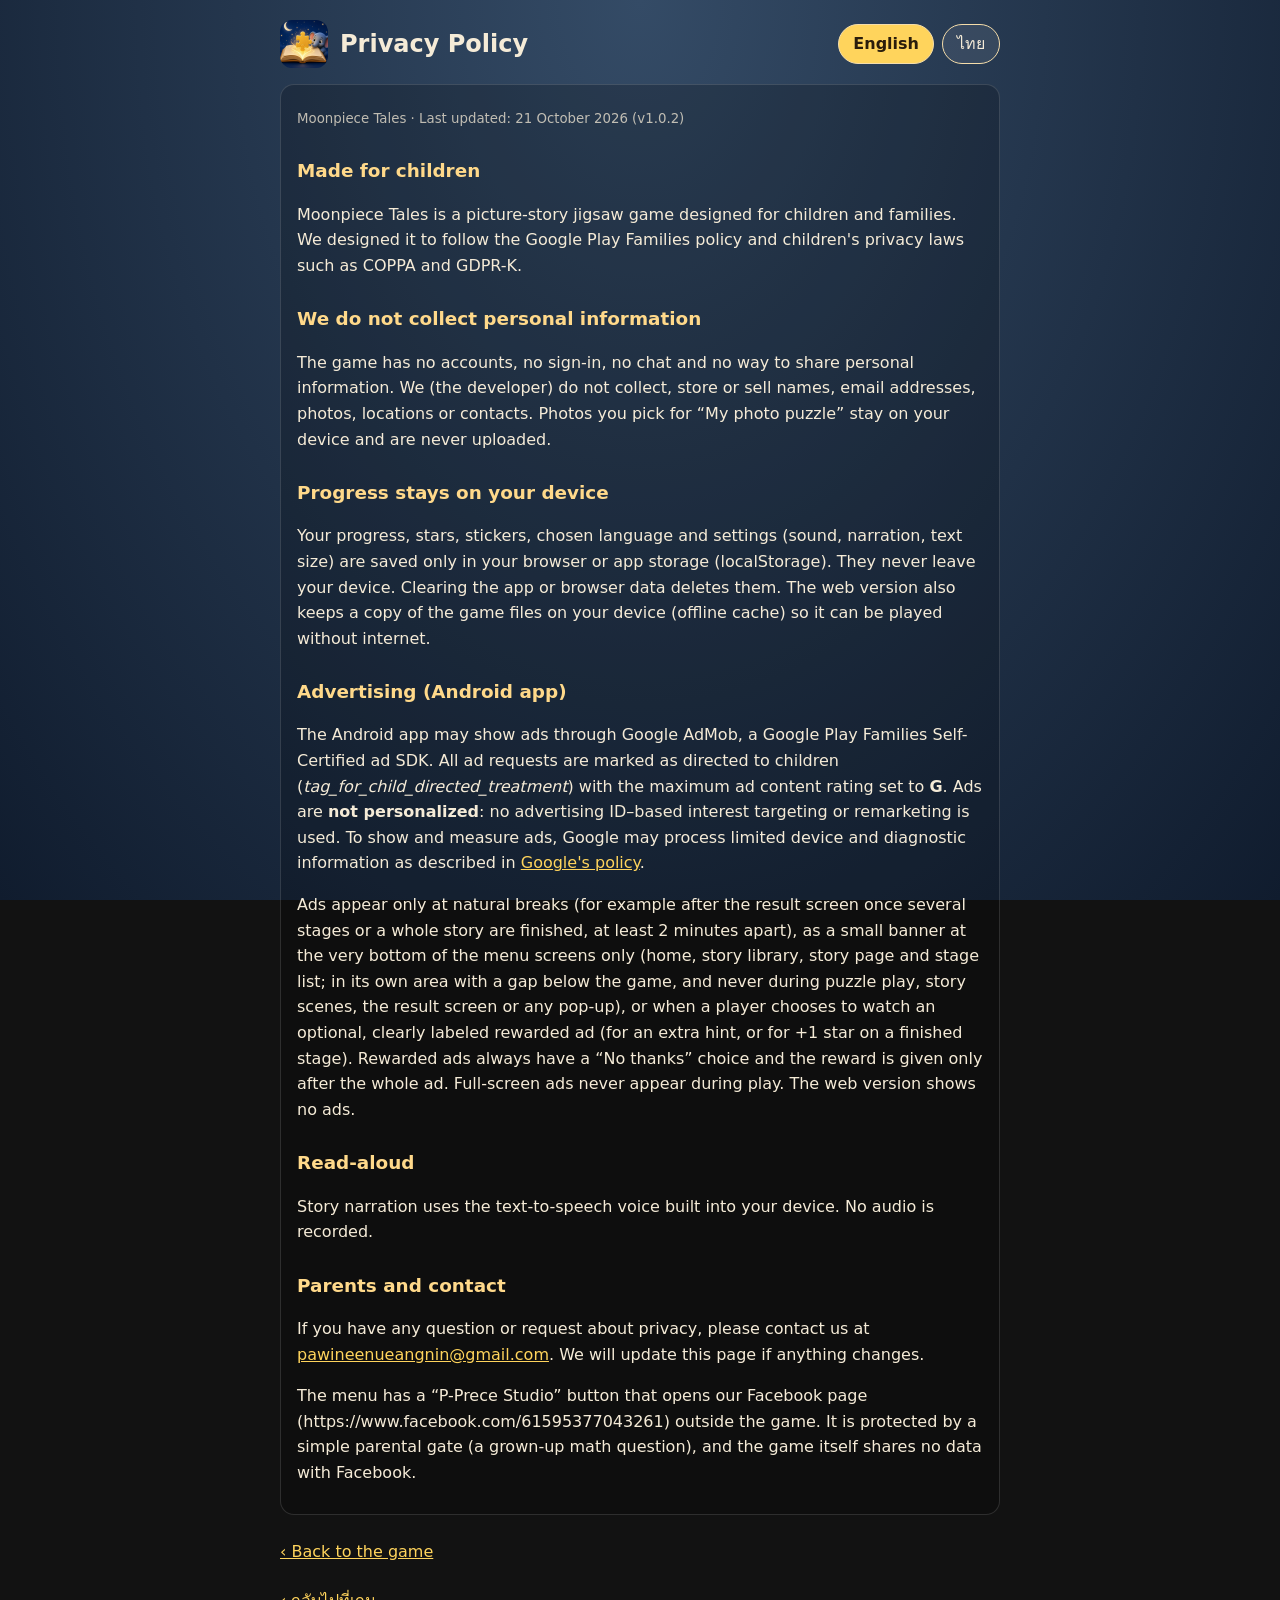
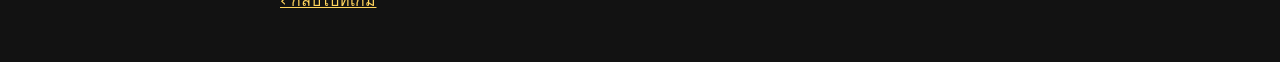
<file: play/privacy.html>
<!doctype html>
<html lang="en">
<head>
<meta charset="utf-8">
<meta name="viewport" content="width=device-width,initial-scale=1,viewport-fit=cover">
<title>Privacy Policy · Moonpiece Tales</title>
<meta name="robots" content="index,follow">
<link rel="icon" href="branding/favicon-v2.ico">
<style>
:root{color-scheme:dark}
body{margin:0;font:16px/1.6 system-ui,-apple-system,"Segoe UI",Roboto,"Noto Sans Thai",sans-serif;background:radial-gradient(ellipse at top,#344b66,#101c2e) fixed;color:#f5ebd7}
main{max-width:720px;margin:0 auto;padding:20px 18px 48px}
header{display:flex;align-items:center;gap:12px;flex-wrap:wrap}
header img{width:48px;height:48px;border-radius:12px}
h1{font-size:1.5em;margin:0;flex:1;min-width:180px}
h2{font-size:1.15em;margin:1.4em 0 .3em;color:#ffd98a}
a{color:#ffd45c}
nav.lang{display:flex;gap:8px}
nav.lang button{font:inherit;padding:6px 14px;border-radius:999px;border:1px solid #f5ddaa;background:#ffffff14;color:inherit;cursor:pointer}
nav.lang button[aria-pressed=true]{background:#ffd45c;color:#2a1d0c;font-weight:700}
.card{background:#00000033;border:1px solid #ffffff22;border-radius:14px;padding:4px 16px 12px;margin-top:16px}
[data-l]{display:none}
html[lang=en] [data-l=en],html[lang=th] [data-l=th]{display:block}
small{opacity:.75}
.back{display:inline-block;margin-top:24px}
</style>
</head>
<body>
<main>
<header><img src="branding/icon-192-v2.png" alt=""><h1 data-l="en">Privacy Policy</h1><h1 data-l="th">นโยบายความเป็นส่วนตัว</h1>
<nav class="lang" aria-label="Language"><button type="button" data-set="en">English</button><button type="button" data-set="th">ไทย</button></nav></header>

<div class="card" data-l="en">
<p><small>Moonpiece Tales · Last updated: 21 October 2026 (v1.0.2)</small></p>
<h2>Made for children</h2>
<p>Moonpiece Tales is a picture-story jigsaw game designed for children and families. We designed it to follow the Google Play Families policy and children's privacy laws such as COPPA and GDPR-K.</p>
<h2>We do not collect personal information</h2>
<p>The game has no accounts, no sign-in, no chat and no way to share personal information. We (the developer) do not collect, store or sell names, email addresses, photos, locations or contacts. Photos you pick for “My photo puzzle” stay on your device and are never uploaded.</p>
<h2>Progress stays on your device</h2>
<p>Your progress, stars, stickers, chosen language and settings (sound, narration, text size) are saved only in your browser or app storage (localStorage). They never leave your device. Clearing the app or browser data deletes them. The web version also keeps a copy of the game files on your device (offline cache) so it can be played without internet.</p>
<h2>Advertising (Android app)</h2>
<p>The Android app may show ads through Google AdMob, a Google Play Families Self-Certified ad SDK. All ad requests are marked as directed to children (<em>tag_for_child_directed_treatment</em>) with the maximum ad content rating set to <strong>G</strong>. Ads are <strong>not personalized</strong>: no advertising ID–based interest targeting or remarketing is used. To show and measure ads, Google may process limited device and diagnostic information as described in <a href="https://policies.google.com/technologies/partner-sites" rel="noopener">Google's policy</a>.</p>
<p>Ads appear only at natural breaks (for example after the result screen once several stages or a whole story are finished, at least 2 minutes apart), as a small banner at the very bottom of the menu screens only (home, story library, story page and stage list; in its own area with a gap below the game, and never during puzzle play, story scenes, the result screen or any pop-up), or when a player chooses to watch an optional, clearly labeled rewarded ad (for an extra hint, or for +1 star on a finished stage). Rewarded ads always have a “No thanks” choice and the reward is given only after the whole ad. Full-screen ads never appear during play. The web version shows no ads.</p>
<h2>Read-aloud</h2>
<p>Story narration uses the text-to-speech voice built into your device. No audio is recorded.</p>
<h2>Parents and contact</h2>
<p>If you have any question or request about privacy, please contact us at <a href="mailto:pawineenueangnin@gmail.com">pawineenueangnin@gmail.com</a>. We will update this page if anything changes.</p>
<p data-l="en">The menu has a “P-Prece Studio” button that opens our Facebook page (https://www.facebook.com/61595377043261) outside the game. It is protected by a simple parental gate (a grown-up math question), and the game itself shares no data with Facebook.</p>
</div>

<div class="card" data-l="th">
<p><small>Moonpiece Tales · ปรับปรุงล่าสุด: 21 ตุลาคม 2026</small></p>
<h2>เกมสำหรับเด็ก</h2>
<p>Moonpiece Tales เป็นเกมต่อภาพนิทานสำหรับเด็กและครอบครัว ออกแบบให้เป็นไปตามนโยบาย Families ของ Google Play และกฎหมายคุ้มครองข้อมูลเด็ก เช่น COPPA และ GDPR-K</p>
<h2>เราไม่เก็บข้อมูลส่วนบุคคล</h2>
<p>เกมนี้ไม่มีบัญชีผู้ใช้ ไม่ต้องล็อกอิน ไม่มีแชต และไม่มีช่องทางให้กรอกหรือแชร์ข้อมูลส่วนตัว ผู้พัฒนาไม่เก็บ ไม่บันทึก และไม่ขาย ชื่อ อีเมล รูปภาพ ตำแหน่ง หรือรายชื่อผู้ติดต่อ รูปที่เลือกใน “จิ๊กซอว์รูปของฉัน” อยู่ในเครื่องเท่านั้นและไม่ถูกอัปโหลด</p>
<h2>ความคืบหน้าเก็บไว้ในเครื่อง</h2>
<p>ด่านที่ผ่าน ดาว สติกเกอร์ ภาษาที่เลือก และการตั้งค่า (เสียง เสียงเล่าเรื่อง ขนาดตัวอักษร) บันทึกไว้ในพื้นที่จัดเก็บของเบราว์เซอร์หรือแอป (localStorage) เท่านั้น ไม่ถูกส่งออกจากเครื่อง หากล้างข้อมูลแอปหรือเบราว์เซอร์ ข้อมูลจะถูกลบ เวอร์ชันเว็บยังเก็บสำเนาไฟล์เกมไว้ในเครื่อง (แคชออฟไลน์) เพื่อให้เล่นได้โดยไม่ต้องใช้อินเทอร์เน็ต</p>
<h2>โฆษณา (แอป Android)</h2>
<p>แอป Android อาจแสดงโฆษณาผ่าน Google AdMob ซึ่งเป็น SDK โฆษณาที่ผ่านการรับรองตนเองตามโปรแกรม Families ของ Google Play ทุกคำขอโฆษณาถูกระบุว่าเป็นเนื้อหาสำหรับเด็ก (<em>tag_for_child_directed_treatment</em>) และจำกัดระดับเนื้อหาโฆษณาสูงสุดที่ <strong>G</strong> โฆษณา<strong>ไม่ปรับตามบุคคล</strong> ไม่มีการกำหนดเป้าหมายตามความสนใจหรือรีมาร์เก็ตติ้ง เพื่อแสดงและวัดผลโฆษณา Google อาจประมวลผลข้อมูลอุปกรณ์และข้อมูลวินิจฉัยบางส่วนตาม<a href="https://policies.google.com/technologies/partner-sites?hl=th" rel="noopener">นโยบายของ Google</a></p>
<p>โฆษณาจะแสดงเฉพาะช่วงพักตามธรรมชาติ (เช่น หลังหน้าผลลัพธ์เมื่อผ่านหลายด่านหรือจบนิทานทั้งเรื่อง โดยเว้นระยะห่างอย่างน้อย 2 นาที) เป็นแบนเนอร์เล็กที่ขอบล่างสุดของหน้าเมนูเท่านั้น (หน้าแรก คลังนิทาน หน้าเรื่อง และหน้าเลือกด่าน อยู่ในพื้นที่แยกจากเกมและมีช่องว่างคั่น ไม่แสดงระหว่างต่อภาพ ฉากนิทาน หน้าผลลัพธ์ หรือหน้าต่างป๊อปอัปใด ๆ) หรือเมื่อผู้เล่นเลือกดูโฆษณารับรางวัลแบบไม่บังคับที่มีป้ายบอกชัดเจน (เพื่อรับตัวช่วยเพิ่ม หรือรับ +1 ดาวในด่านที่ผ่านแล้ว) โฆษณารับรางวัลมีปุ่ม “ไม่เป็นไร” เสมอ และจะได้รางวัลเมื่อดูโฆษณาจนจบเท่านั้น ไม่มีโฆษณาเต็มจอระหว่างเล่น และเวอร์ชันเว็บไม่มีโฆษณา</p>
<h2>เสียงอ่านนิทาน</h2>
<p>เสียงเล่าเรื่องใช้ระบบอ่านออกเสียงที่มีอยู่ในเครื่อง ไม่มีการบันทึกเสียง</p>
<h2>สำหรับผู้ปกครองและการติดต่อ</h2>
<p>หากมีคำถามหรือคำขอเกี่ยวกับความเป็นส่วนตัว ติดต่อได้ที่ <a href="mailto:pawineenueangnin@gmail.com">pawineenueangnin@gmail.com</a> หากมีการเปลี่ยนแปลง เราจะปรับปรุงหน้านี้</p>
<p data-l="th">ในเมนูมีปุ่ม “P-Prece Studio” ซึ่งเปิดเพจ Facebook ของเรา (https://www.facebook.com/61595377043261) นอกเกม ปุ่มนี้มีด่านตรวจสำหรับผู้ปกครอง (โจทย์เลขสำหรับผู้ใหญ่) และตัวเกมไม่ได้ส่งข้อมูลใดไปยัง Facebook</p>
</div>
<a class="back" href="./" data-l="en">‹ Back to the game</a><a class="back" href="./" data-l="th">‹ กลับไปที่เกม</a>
</main>
<script>
(function(){
 const q=new URLSearchParams(location.search).get('lang');let pref=q;
 if(!pref){try{pref=localStorage.getItem('lsj-story-lang')}catch(e){}}
 if(!pref)pref=(navigator.language||'en').slice(0,2);
 const set=l=>{l=l==='th'?'th':'en';document.documentElement.lang=l;document.title=l==='th'?'นโยบายความเป็นส่วนตัว · Moonpiece Tales':'Privacy Policy · Moonpiece Tales';document.querySelectorAll('[data-set]').forEach(b=>b.setAttribute('aria-pressed',String(b.dataset.set===l)));};
 document.querySelectorAll('[data-set]').forEach(b=>b.onclick=()=>set(b.dataset.set));set(pref);
})();
</script>
</body>
</html>
</file>
<file: play/features.css>
/* Gentle hint */
@keyframes sjWiggle{0%,100%{transform:rotate(0)}20%{transform:rotate(-6deg) scale(1.04)}40%{transform:rotate(5deg) scale(1.04)}60%{transform:rotate(-4deg)}80%{transform:rotate(3deg)}}
#play .tile.sj-wiggle{animation:sjWiggle .65s ease-in-out 3;z-index:3;outline:3px solid #ffe08a;outline-offset:-3px}
#play .tile.sj-home{box-shadow:0 0 0 3px #fff6c9,0 0 18px 6px #ffd45c!important}
body.reduce-effects #play .tile.sj-wiggle{animation:none}
/* Small 2x2 board level grid */
#storyDetail .story-difficulties button{min-width:0}
#storyDetail .story-difficulties button strong,#storyDetail .story-difficulties button small{overflow:hidden;text-overflow:ellipsis;white-space:nowrap}
/* Storybook */
#storyBook{width:min(560px,calc(100vw - 20px));max-height:calc(100dvh - 20px);display:none;flex-direction:column;gap:8px;overflow:auto}
#storyBook[open]{display:flex}
#storyBook .album-top{display:flex;justify-content:space-between;align-items:center;gap:8px}
#storyBook .sb-img{width:100%;max-height:44dvh;object-fit:contain;border-radius:12px;background:#0003}
#storyBook h2{margin:4px 0;font-size:1.15em}
#storyBook .sb-text{margin:0;line-height:1.5;font-size:17px}
#storyBook .sb-end{text-align:center;font-weight:700;margin:6px 0 0}
#storyBook .sb-tools,#storyBook .sb-nav{display:flex;gap:8px;justify-content:center;align-items:center}
#storyBook .sb-tools button,#storyBook .sb-nav button{flex:1;min-height:44px}
.sj-read-all{width:100%;margin:6px 0}
/* Stickers */
#stickerShelf h3{margin:10px 0 6px}
.sj-sticker-row{display:grid;grid-template-columns:repeat(3,minmax(0,1fr));gap:8px}
.sj-sticker{display:flex;flex-direction:column;align-items:center;gap:3px;text-align:center;min-width:0}
.sj-sticker small{font-size:11px;line-height:1.2;overflow:hidden;display:-webkit-box;-webkit-line-clamp:2;-webkit-box-orient:vertical;opacity:.85}
.sj-sticker-face{width:58px;height:58px;border-radius:50%;display:grid;place-items:center;font-size:30px;background:#ffffff1a center/cover;border:3px dashed #ffffff55;color:#ffffffaa;filter:grayscale(1)}
.sj-sticker.got .sj-sticker-face{border:3px solid #ffd45c;filter:none;box-shadow:0 0 0 3px #fff8,0 4px 10px #0006;text-shadow:0 2px 4px #000a;color:#fff}
.sj-sticker.sj-new{margin:6px auto}.sj-sticker.sj-new .sj-sticker-face{width:76px;height:76px;font-size:40px;animation:sjPop .7s ease-out}
@keyframes sjPop{0%{transform:scale(.3) rotate(-20deg)}70%{transform:scale(1.15) rotate(6deg)}100%{transform:none}}
.sj-sticker-tip{font-size:12px;opacity:.8;margin:6px 0 0}
/* Text size */
.sj-textsize{display:flex;justify-content:space-between;align-items:center;gap:10px;margin:6px 0}
.sj-textsize-btns{display:flex;gap:6px}
.sj-textsize-btns button{width:44px;height:44px;padding:0;margin:0!important;line-height:1}
.sj-textsize-btns .sj-ts-s{font-size:13px!important}.sj-textsize-btns .sj-ts-m{font-size:18px!important}.sj-textsize-btns .sj-ts-l{font-size:24px!important}
.sj-textsize-btns button[aria-checked=true]{outline:3px solid #ffd45c;outline-offset:1px}
html[data-text=s] #storyCaption,html[data-text=s] .album-text,html[data-text=s] #storyBook .sb-text,html[data-text=s] #winText,html[data-text=s] .story-dialog p,html[data-text=s] #storyMission{font-size:13px!important}
html[data-text=l] #storyCaption,html[data-text=l] .album-text,html[data-text=l] #storyBook .sb-text,html[data-text=l] #winText,html[data-text=l] #storyMission{font-size:21px!important;line-height:1.45!important}
html[data-text=l] .story-dialog p{font-size:17px!important}
html[data-text=l] #storyLibrary .story-book strong{font-size:17px!important}
/* Banner: keep album clear of the bottom ad slot */
#storyAlbum{max-height:calc(100dvh - 24px - var(--ad-space,0px));margin-bottom:calc(12px + var(--ad-space,0px))}
.sj-read-all,#storyBook button,.sj-textsize-btns button{font-family:inherit}
/* four difficulty buttons in a 2x2 grid: stack label, size and progress */
#storyDetail>.story-difficulties>button{grid-template-columns:minmax(0,1fr)!important;grid-template-rows:auto auto auto!important;height:auto!important;min-height:58px!important;padding:5px 9px!important;gap:1px!important;align-content:center}
#storyDetail>.story-difficulties>button strong{font-size:16px;line-height:1.15}
#storyDetail>.story-difficulties>button span{font-size:12px;line-height:1.2;grid-column:1!important;overflow:hidden;text-overflow:ellipsis;white-space:nowrap}
#storyDetail>.story-difficulties>button small{font-size:11px;line-height:1.2;grid-column:1!important}
html[data-text=l] #storyBook .sb-img{max-height:32dvh}
#play .play-bg{inset:0!important;transform:none!important}
/* compact sticker shelf inside the album so the picture grid keeps its room */
#storyAlbum #stickerShelf h3{margin:6px 0 4px;font-size:16px}
#storyAlbum .sj-sticker-row{grid-template-columns:repeat(6,minmax(0,1fr));gap:4px}
#storyAlbum .sj-sticker small{display:none}
#storyAlbum .sj-sticker-face{width:42px;height:42px;font-size:22px;border-width:2px}
#storyAlbum .sj-sticker-tip{margin:4px 0 6px;font-size:11px}
#storyAlbum{overflow-y:auto}
#storyAlbum .album-page{min-height:92px}
/* Gameplay banner strip: board area shrinks (screen bottom = --ad-space); 16px gap + separator above the ad */
html.sj-play-banner #play{padding-bottom:calc(26px + env(safe-area-inset-bottom,0px))!important;box-sizing:border-box}
html.sj-play-banner #play::after{content:"";position:absolute;left:12px;right:12px;bottom:10px;height:2px;border-radius:2px;background:#ffffff40;pointer-events:none;z-index:2}
html.sj-banner-locked .banner{pointer-events:none!important}
/* Home/title screen: group cover as hero background (sky at top behind the title) */
html body #menu{background:linear-gradient(180deg,#14102366 0%,#141023a0 22%,#0d1b2bdd 48%,#0d1b2bf2 75%),url(branding/cover.webp) center top/cover no-repeat,#2a2c4a!important}
html body #menu #storyLibrary>h1,html body #menu #storyLibrary>small,html body #menu #storyLibrary>p,html body #menu #detailHeading{text-shadow:0 2px 8px #000c,0 0 2px #000}
</file>
<file: play/fit.css>
/* Moonpiece fit-to-screen hardening (loaded last). Survives Android font scaling, wide system fonts, banners and insets. */
html{-webkit-text-size-adjust:100%;text-size-adjust:100%}
html,body{max-width:100%;overflow-x:hidden}
#play .play-nav,#play .polish-actions{display:flex!important;flex-wrap:nowrap;align-items:center;min-width:0;max-width:100%;box-sizing:border-box}
#play .play-nav>*,#play .polish-actions>*{min-width:0;box-sizing:border-box}
#play .play-nav>button,#play .polish-actions>button{flex:0 0 auto;white-space:nowrap}
#play .topbar h1#playTitle{flex:1 1 0!important;min-width:0!important;overflow:hidden;text-overflow:ellipsis;white-space:nowrap;font-size:clamp(13px,3.9vw,17px)!important;line-height:1.35!important}
#play .play-settings{font-size:clamp(12px,3.6vw,16px)!important;padding-inline:clamp(8px,2.6vw,14px)!important;max-width:45%}
#play .polish-actions #hintBtn{flex:0 1 auto!important;max-width:none!important;font-size:clamp(11px,3.4vw,14px)!important;overflow:hidden;text-overflow:ellipsis}
/* Compact (icon-only) fallback, switched on by studio.js when a row would overflow. */
#play .play-nav.mp-compact .play-settings,#play .polish-actions.mp-compact #hintBtn{font-size:0!important;min-width:48px;padding-inline:10px!important;max-width:none}
#play .play-nav.mp-compact .play-settings::before{content:"⚙";font-size:22px;line-height:1}
#play .polish-actions.mp-compact #hintBtn::before{content:"💡 ▶";font-size:18px;line-height:1;letter-spacing:0}
#play .polish-actions.mp-compact #hintBtn>*{display:none}
/* Stats bar: size to content, never clip the numbers. */
#play .hud{height:auto!important;min-height:0!important;grid-template-columns:repeat(3,minmax(0,1fr))!important;overflow:visible!important;padding:clamp(4px,1.2vh,6px) 0!important;align-items:center}
#play .stat{min-width:0;overflow:visible!important;display:flex!important;flex-direction:column;align-items:center;justify-content:center;padding:0 4px!important}
#play .stat span{line-height:1.3!important;font-size:clamp(9px,2.8vw,11px)!important;white-space:nowrap;overflow:hidden;text-overflow:ellipsis;max-width:100%;margin:0!important}
#play .stat b{line-height:1.25!important;font-size:clamp(15px,5vw,20px)!important;white-space:nowrap;overflow:visible!important;padding:0!important}
#starGoal{max-width:100%;overflow-wrap:anywhere;font-size:clamp(11px,3.4vw,15px)!important;line-height:1.35!important}
/* General: dialogs and result card fit small/short screens. */
dialog.story-dialog,.win-card{max-width:calc(100vw - 16px)!important;max-height:calc(100dvh - 16px)!important;overflow:auto!important;box-sizing:border-box}
.win-actions{flex-wrap:wrap}
.win-actions .win-btn{min-width:0;white-space:normal}
button{overflow-wrap:anywhere}
@media (max-height:700px){#winPic{width:min(60vw,30dvh)!important;height:min(60vw,30dvh)!important;max-height:none!important}.win-card h2{margin:4px 0!important}.win-card{padding-top:12px!important;padding-bottom:12px!important}}
#storyLibrary .story-book strong{overflow-wrap:anywhere}
/* 1.0.2: result card with the optional reward button must fit short screens without scrolling. */
@media (max-height:700px){#win .win-card{padding:10px 14px!important;gap:6px}#win .win-card h2{font-size:clamp(18px,5vw,22px)!important}#win .win-text{font-size:13px!important;line-height:1.35!important;margin:4px 0!important}#win .win-stats{margin:4px 0!important;padding:6px!important}#win .win-actions{gap:6px!important}#win .win-actions .win-btn{min-height:44px!important;padding:6px 10px!important}#rewardStar small{display:none}#win .win-stars-label{margin:0!important}}
@media (max-height:600px){#winPic{width:min(52vw,22dvh)!important;height:min(52vw,22dvh)!important}#win .win-text{display:-webkit-box!important;-webkit-line-clamp:2;-webkit-box-orient:vertical;overflow:hidden}}
.parent-gate .pg-row button{min-width:0;white-space:normal}
</file>
